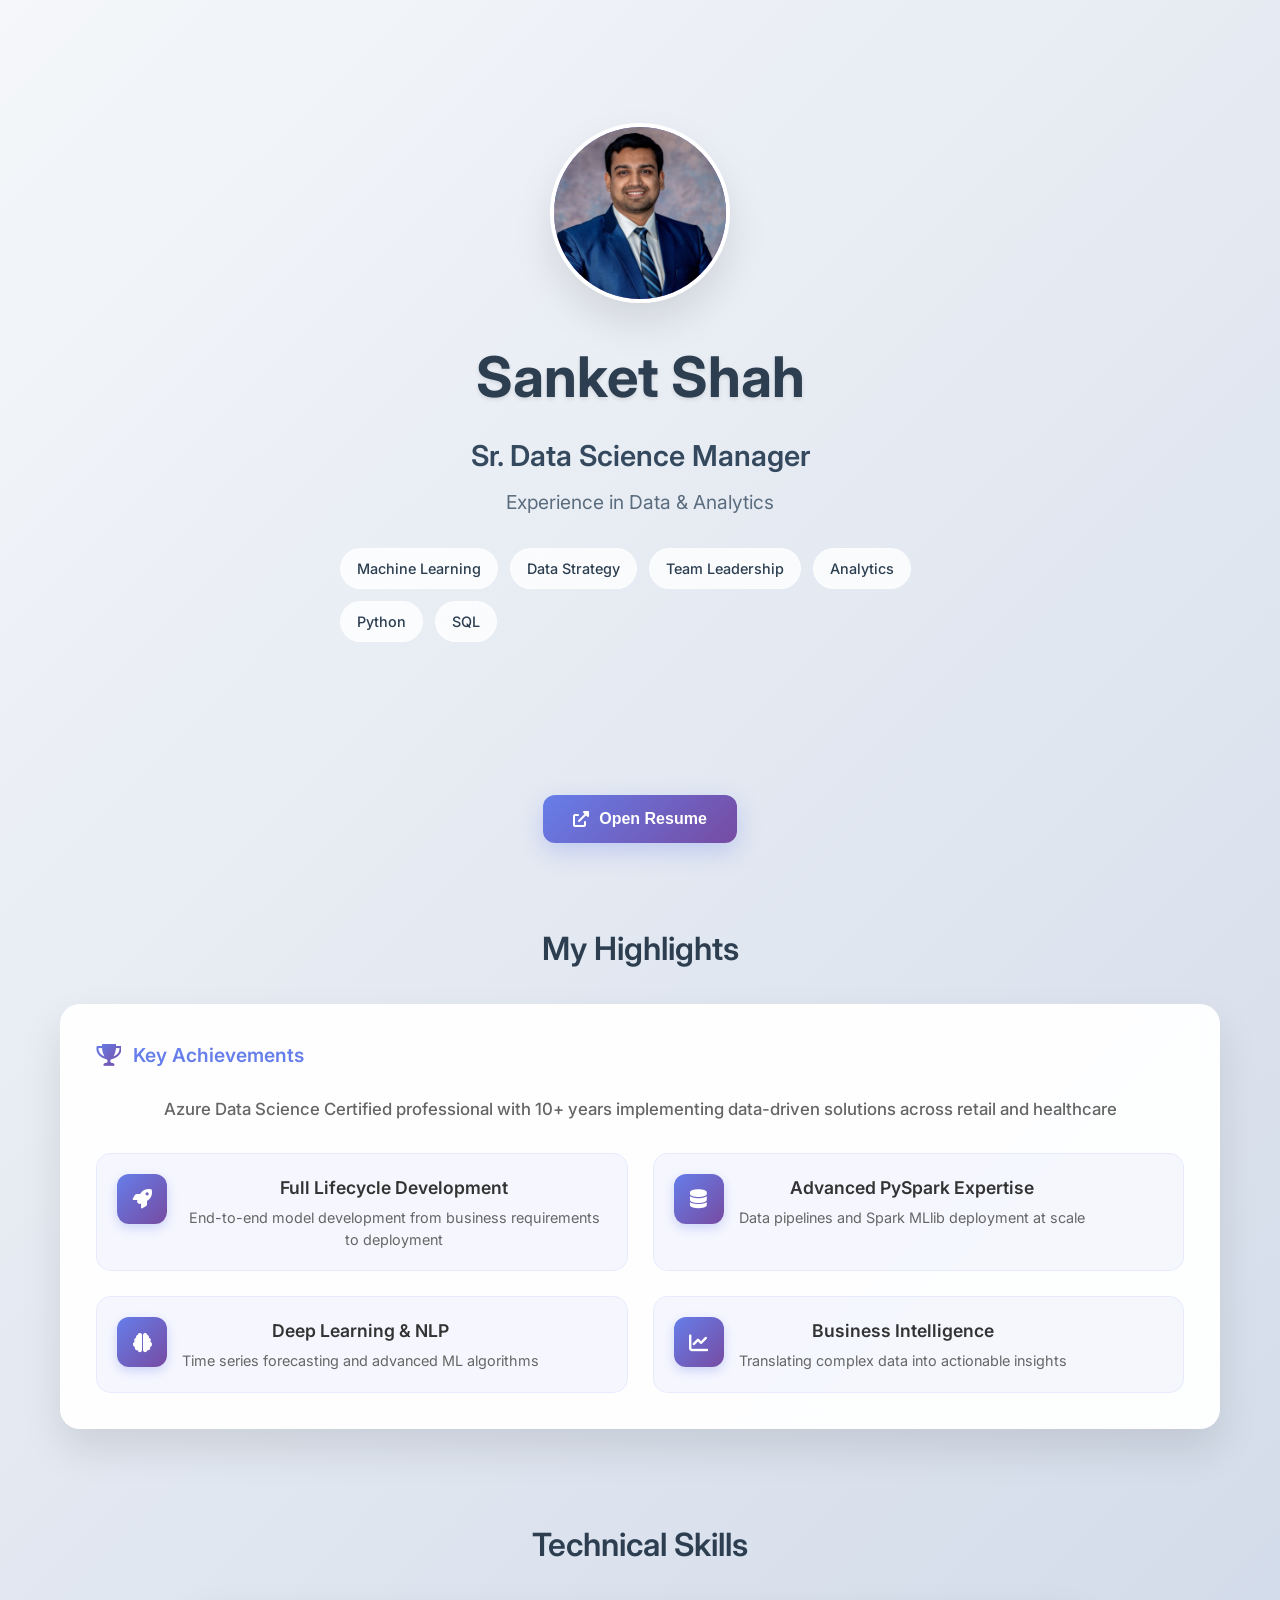
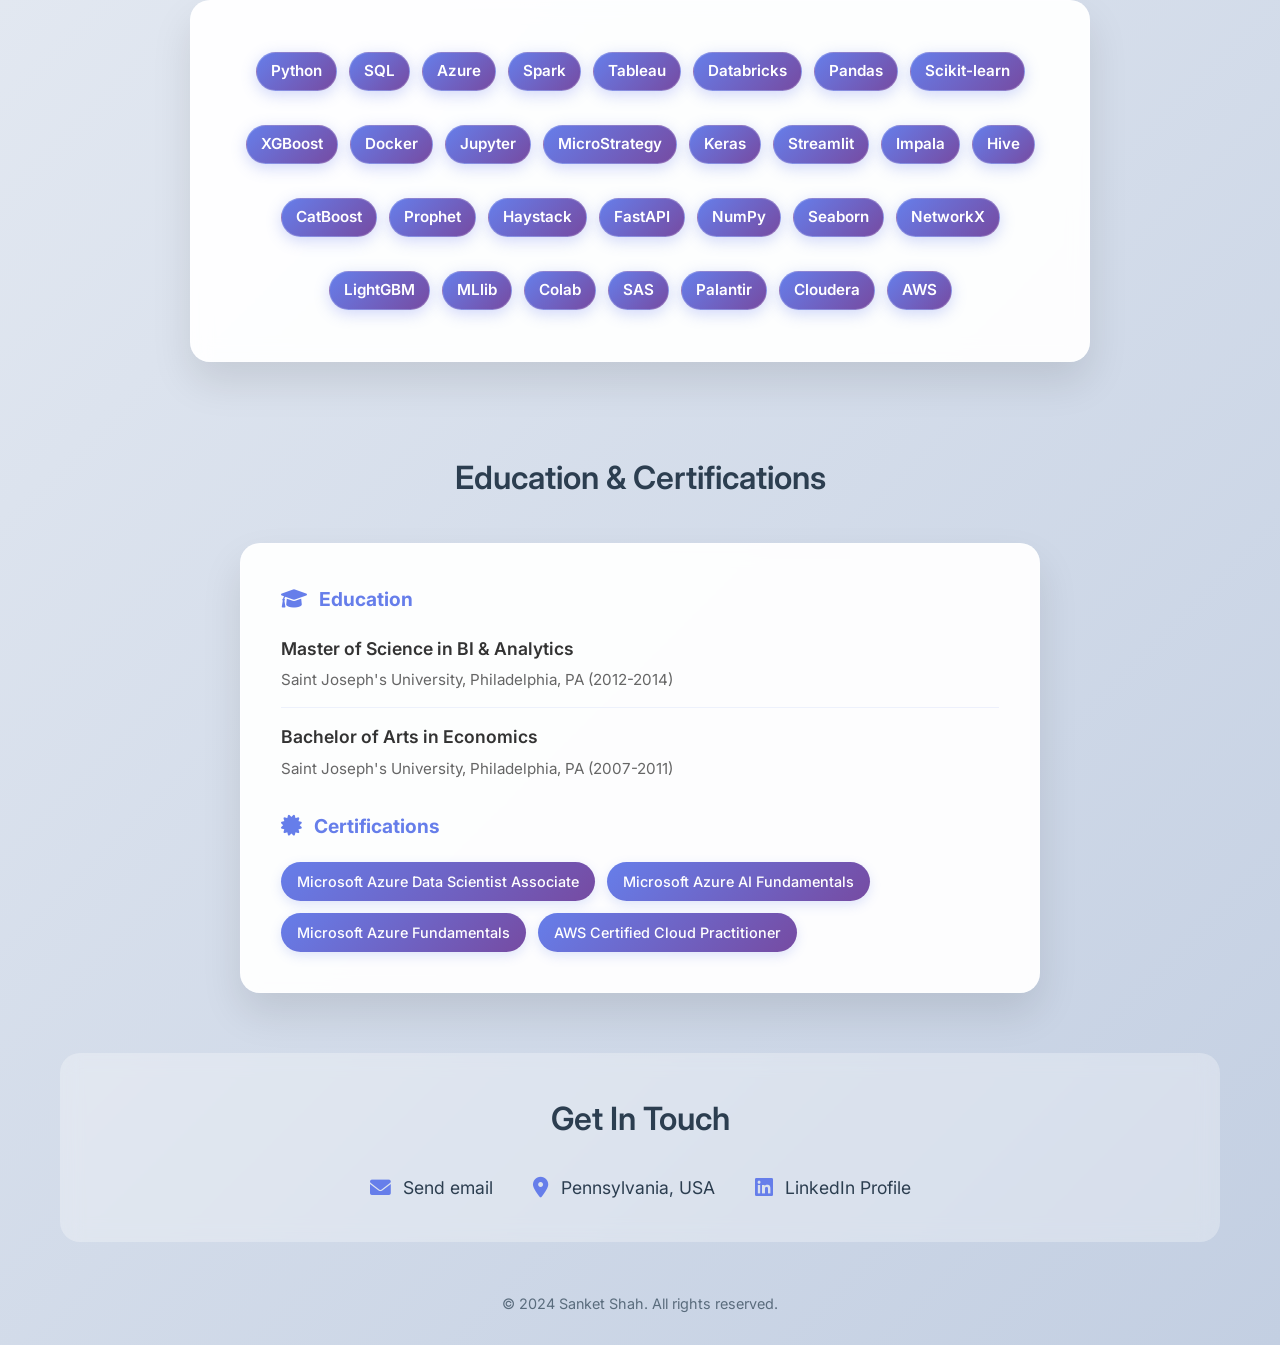
<file: index.html>
<!DOCTYPE html>
<html lang="en">
<head>
    <meta charset="UTF-8">
    <meta name="viewport" content="width=device-width, initial-scale=1.0">
    <title>Sanket Shah - Data Science Manager</title>
    <link rel="stylesheet" href="styles.css">
    <link href="https://fonts.googleapis.com/css2?family=Inter:wght@300;400;500;600;700&display=swap" rel="stylesheet">
    <link rel="stylesheet" href="https://cdnjs.cloudflare.com/ajax/libs/font-awesome/6.0.0/css/all.min.css">
</head>
<body>
    <div class="container">
        <!-- Hero Section -->
        <section class="hero">
            <div class="hero-content">
                <div class="profile-section">
                    <div class="profile-image">
                        <div class="avatar">
                            <img src="image.jpeg" alt="Sanket Shah" class="profile-photo">
                        </div>
                    </div>
                    <div class="profile-info">
                        <h1 class="name">Sanket Shah</h1>
                        <h2 class="title">Sr. Data Science Manager</h2>
                        <p class="subtitle">Experience in Data & Analytics</p>
                        <div class="expertise-tags">
                            <span class="tag">Machine Learning</span>
                            <span class="tag">Data Strategy</span>
                            <span class="tag">Team Leadership</span>
                            <span class="tag">Analytics</span>
                            <span class="tag">Python</span>
                            <span class="tag">SQL</span>
                        </div>
                    </div>
                </div>
                

            </div>
        </section>

        <!-- Open Resume Button Section -->
        <section class="resume-button-section">
            <div class="resume-button-container">
                <button class="btn btn-primary" onclick="openResume()">
                    <i class="fas fa-external-link-alt"></i>
                    Open Resume
                </button>
            </div>
        </section>

        <!-- My Highlights Section -->
        <section class="highlights">
            <div class="highlights-content">
                <h3>My Highlights</h3>
                <div class="highlights-card">
                    <div class="highlights-header">
                        <i class="fas fa-trophy"></i>
                        <span>Key Achievements</span>
                    </div>
                    <div class="highlights-content">
                        <div class="highlight-intro">
                            <p>Azure Data Science Certified professional with 10+ years implementing data-driven solutions across retail and healthcare</p>
                        </div>
                        <div class="highlights-grid">
                            <div class="highlight-item">
                                <div class="highlight-icon">
                                    <i class="fas fa-rocket"></i>
                                </div>
                                <div class="highlight-text">
                                    <h4>Full Lifecycle Development</h4>
                                    <p>End-to-end model development from business requirements to deployment</p>
                                </div>
                            </div>
                            <div class="highlight-item">
                                <div class="highlight-icon">
                                    <i class="fas fa-database"></i>
                                </div>
                                <div class="highlight-text">
                                    <h4>Advanced PySpark Expertise</h4>
                                    <p>Data pipelines and Spark MLlib deployment at scale</p>
                                </div>
                            </div>
                            <div class="highlight-item">
                                <div class="highlight-icon">
                                    <i class="fas fa-brain"></i>
                                </div>
                                <div class="highlight-text">
                                    <h4>Deep Learning & NLP</h4>
                                    <p>Time series forecasting and advanced ML algorithms</p>
                                </div>
                            </div>
                            <div class="highlight-item">
                                <div class="highlight-icon">
                                    <i class="fas fa-chart-line"></i>
                                </div>
                                <div class="highlight-text">
                                    <h4>Business Intelligence</h4>
                                    <p>Translating complex data into actionable insights</p>
                                </div>
                            </div>
                        </div>
                    </div>
                </div>
            </div>
        </section>

        <!-- Technical Skills Section -->
        <section class="technical-skills">
            <div class="skills-content">
                <h3>Technical Skills</h3>

                
                <div class="word-cloud-container">
                    <div class="word-cloud">
                        <span class="skill-word skill-large">Python</span>
                        <span class="skill-word skill-large">SQL</span>
                        <span class="skill-word skill-large">Azure</span>
                        <span class="skill-word skill-large">Spark</span>
                        <span class="skill-word skill-large">Tableau</span>
                        <span class="skill-word skill-large">Databricks</span>
                        <span class="skill-word skill-large">Pandas</span>
                        <span class="skill-word skill-large">Scikit-learn</span>
                        <span class="skill-word skill-large">XGBoost</span>
                        <span class="skill-word skill-large">Docker</span>
                        <span class="skill-word skill-large">Jupyter</span>
                        <span class="skill-word skill-large">MicroStrategy</span>
                        <span class="skill-word skill-large">Keras</span>
                        <span class="skill-word skill-large">Streamlit</span>
                        <span class="skill-word skill-large">Impala</span>
                        <span class="skill-word skill-large">Hive</span>
                        <span class="skill-word skill-large">CatBoost</span>
                        <span class="skill-word skill-large">Prophet</span>
                        <span class="skill-word skill-large">Haystack</span>
                        <span class="skill-word skill-large">FastAPI</span>
                        <span class="skill-word skill-large">NumPy</span>
                        <span class="skill-word skill-large">Seaborn</span>
                        <span class="skill-word skill-large">NetworkX</span>
                        <span class="skill-word skill-large">LightGBM</span>
                        <span class="skill-word skill-large">MLlib</span>
                        <span class="skill-word skill-large">Colab</span>
                        <span class="skill-word skill-large">SAS</span>
                        <span class="skill-word skill-large">Palantir</span>
                        <span class="skill-word skill-large">Cloudera</span>
                        <span class="skill-word skill-large">AWS</span>
                    </div>
                </div>
            </div>
        </section>

        <!-- Education & Certifications Section -->
        <section class="education">
            <div class="education-content">
                <h3>Education & Certifications</h3>
                <div class="education-cert-container">
                    <div class="education-section">
                        <div class="section-header">
                            <i class="fas fa-graduation-cap"></i>
                            <h4>Education</h4>
                        </div>
                        <div class="education-list">
                            <div class="education-item">
                                <h5>Master of Science in BI & Analytics</h5>
                                <p>Saint Joseph's University, Philadelphia, PA (2012-2014)</p>
                            </div>
                            <div class="education-item">
                                <h5>Bachelor of Arts in Economics</h5>
                                <p>Saint Joseph's University, Philadelphia, PA (2007-2011)</p>
                            </div>
                        </div>
                    </div>
                    
                    <div class="certifications-section">
                        <div class="section-header">
                            <i class="fas fa-certificate"></i>
                            <h4>Certifications</h4>
                        </div>
                        <div class="certifications-pills">
                            <span class="cert-pill">Microsoft Azure Data Scientist Associate</span>
                            <span class="cert-pill">Microsoft Azure AI Fundamentals</span>
                            <span class="cert-pill">Microsoft Azure Fundamentals</span>
                            <span class="cert-pill">AWS Certified Cloud Practitioner</span>
                        </div>
                    </div>
                </div>
            </div>
        </section>

        <!-- Contact Section -->
        <section class="contact">
            <div class="contact-content">
                <h3>Get In Touch</h3>
                <div class="contact-info">
                    <div class="contact-item">
                        <i class="fas fa-envelope"></i>
                        <a href="mailto:sanket89@gmail.com" class="contact-link">Send email</a>
                    </div>
                    <div class="contact-item">
                        <i class="fas fa-map-marker-alt"></i>
                        <span>Pennsylvania, USA</span>
                    </div>
                    <div class="contact-item">
                        <i class="fab fa-linkedin"></i>
                        <a href="https://www.linkedin.com/in/sanket-shah-786a7560/" target="_blank" class="contact-link">LinkedIn Profile</a>
                    </div>
                </div>
            </div>
        </section>

        <!-- Footer -->
        <footer class="footer">
            <p>&copy; 2024 Sanket Shah. All rights reserved.</p>
        </footer>
    </div>



    <script src="script.js"></script>
</body>
</html>
</file>
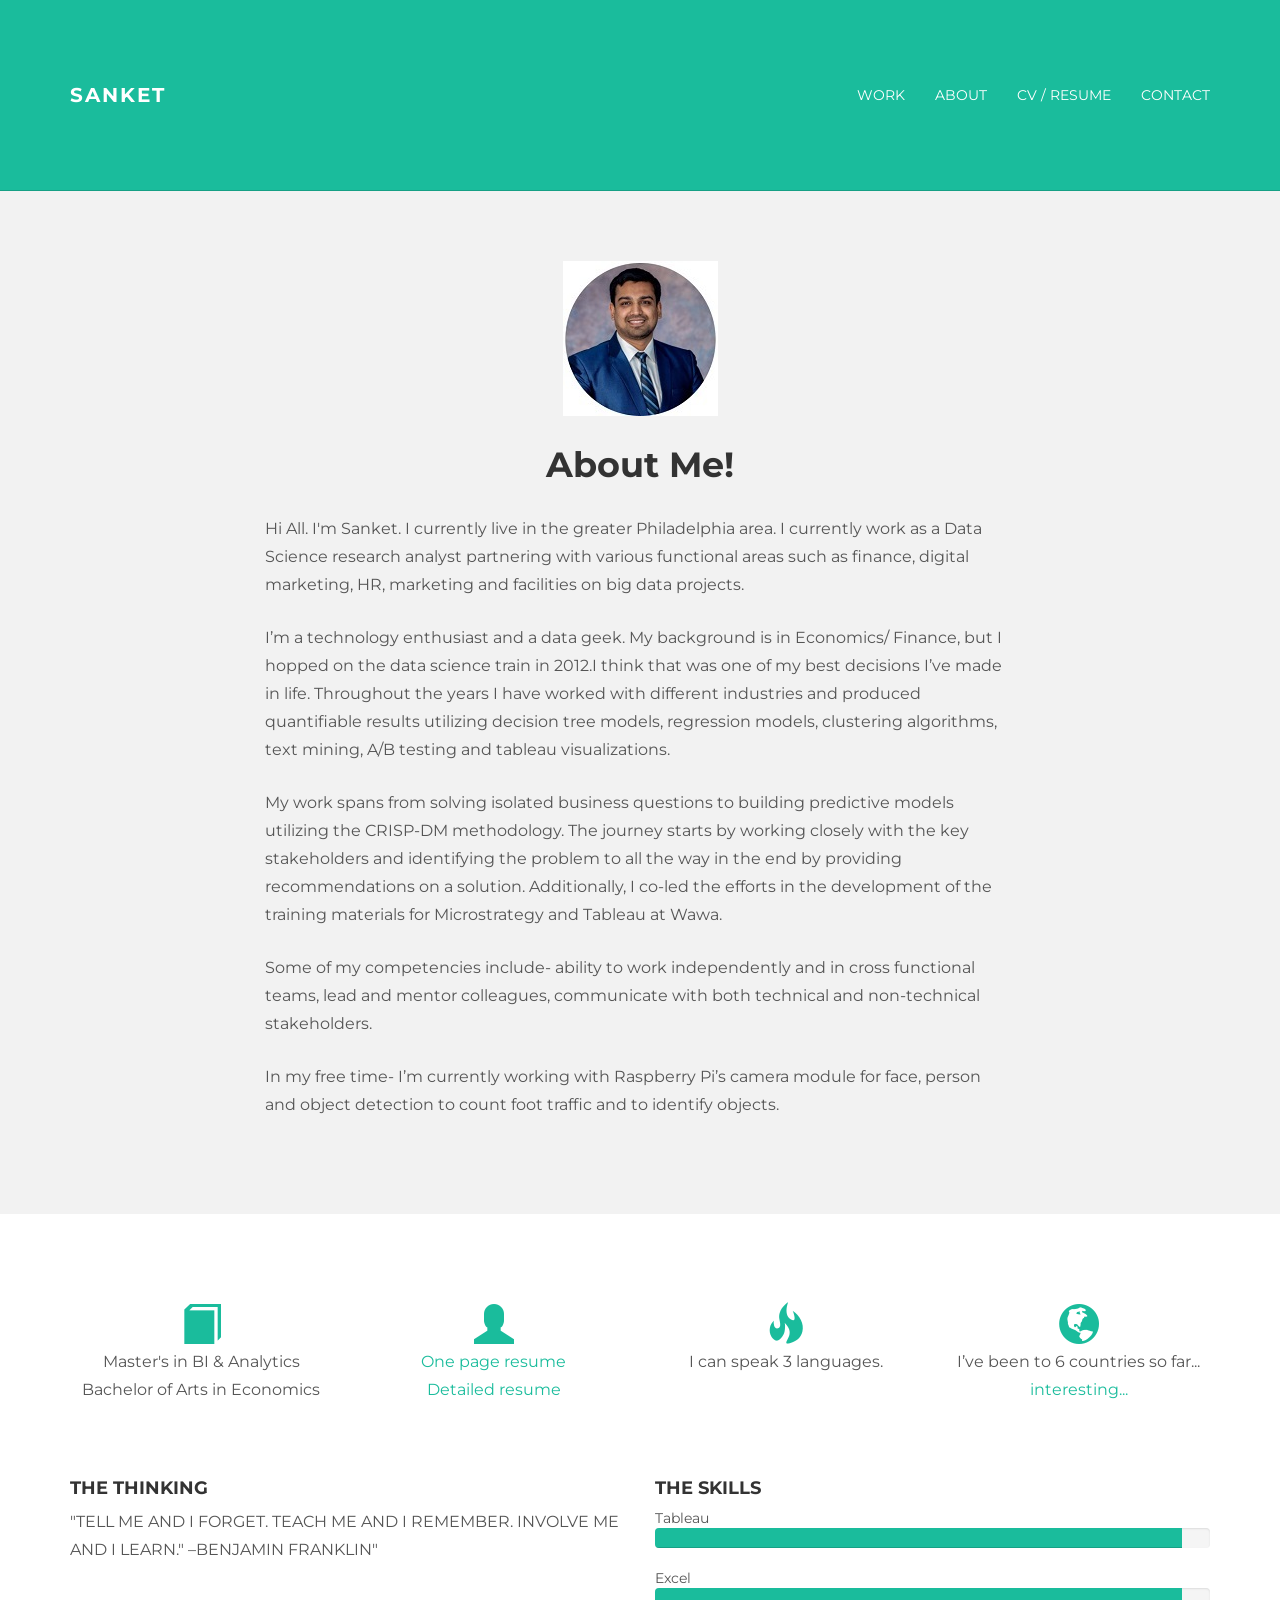
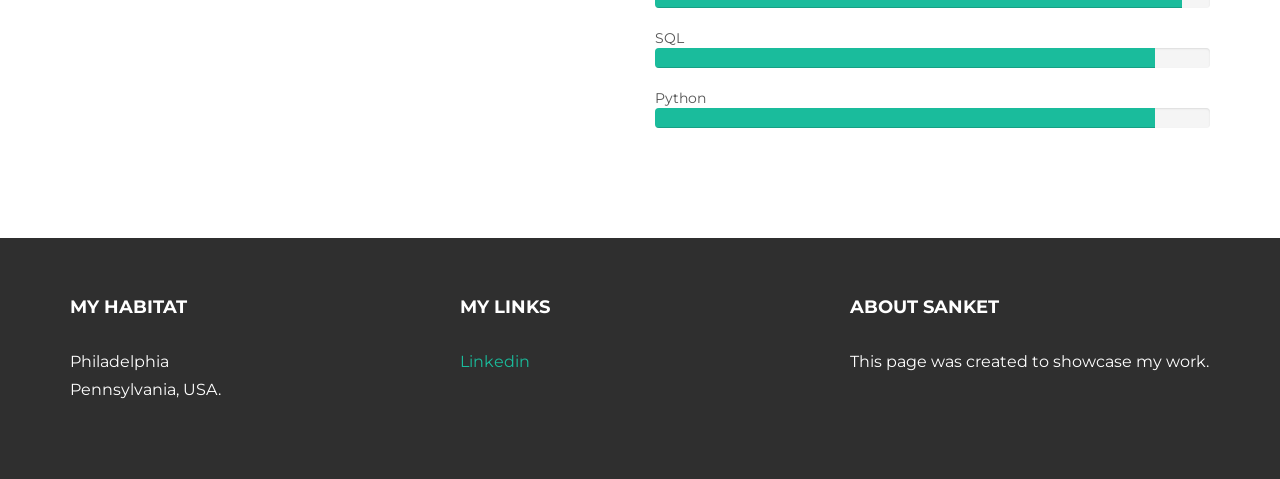
<file: about.html>
<!DOCTYPE html>
<html lang="en">
  <head>
    <meta charset="utf-8">
    <meta http-equiv="X-UA-Compatible" content="IE=edge">
    <meta name="viewport" content="width=device-width, initial-scale=1.0">
    <meta name="description" content="">
    <meta name="author" content="">
    <link rel="shortcut icon" href="../../docs-assets/ico/favicon.png">

    <title>Sanket - Personal Site </title>

    <!-- Bootstrap core CSS -->
    <link href="assets/css/bootstrap.css" rel="stylesheet">


    <!-- Custom styles for this template -->
    <link href="assets/css/main.css" rel="stylesheet">

    <script src="https://code.jquery.com/jquery-1.10.2.min.js"></script>

    <!-- HTML5 shim and Respond.js IE8 support of HTML5 elements and media queries -->
    <!--[if lt IE 9]>
      <script src="https://oss.maxcdn.com/libs/html5shiv/3.7.0/html5shiv.js"></script>
      <script src="https://oss.maxcdn.com/libs/respond.js/1.3.0/respond.min.js"></script>
    <![endif]-->
  </head>

  <body>

    <!-- Static navbar -->
    <div class="navbar navbar-inverse navbar-static-top">
      <div class="container">
        <div class="navbar-header">
          <button type="button" class="navbar-toggle" data-toggle="collapse" data-target=".navbar-collapse">
            <span class="icon-bar"></span>
            <span class="icon-bar"></span>
            <span class="icon-bar"></span>
          </button>
          <a class="navbar-brand" href="index.html">SANKET</a>
        </div>
        <div class="navbar-collapse collapse">
          <ul class="nav navbar-nav navbar-right">
            <li><a href="work.html">Work</a></li>
            <li><a href="about.html">About</a></li>
			<li><a href="assets/cv/SANKET SHAH res_2020.pdf" target="_blank" >CV / Resume</a></li>
<!--             <li><a href="blog.html">Blog</a></li>
 -->            <li><a href="contact.html">Contact</a></li>
          </ul>
        </div><!--/.nav-collapse -->
      </div>
    </div>

	<!-- +++++ Welcome Section +++++ -->
	<div id="ww">
	    <div class="container">
			<div class="row">
				<div class="col-lg-8 col-lg-offset-2 centered">
					<img src="assets/img/sanket.jpg" alt="Sanket">
					<h1>About Me!</h1>
				</div><!-- /col-lg-8 -->
					
				<div class="col-lg-8 col-lg-offset-2 left">
					<p>Hi All. I'm Sanket. I currently live in the greater Philadelphia area. I currently work as a Data Science research analyst partnering with various functional areas such as finance, digital marketing, HR, marketing and facilities on big data projects.</p>
					<p>I’m a technology enthusiast and a data geek. My background is in Economics/ Finance, but I hopped on the data science train in 2012.I think that was one of my best decisions I’ve made in life. Throughout the years I have worked with different industries and produced quantifiable results utilizing decision tree models, regression models, clustering algorithms, text mining, A/B testing and tableau visualizations.</p>
					<p>My work spans from solving isolated business questions to building predictive models utilizing the CRISP-DM methodology. The journey starts by working closely with the key stakeholders and identifying the problem to all the way in the end by providing recommendations on a solution. Additionally, I co-led the efforts in the development of the training materials for Microstrategy and Tableau at Wawa. </p>
					<p>Some of my competencies include- ability to work independently and in cross functional teams, lead and mentor colleagues, communicate with both technical and non-technical stakeholders.</p>
					<p>In my free time- I’m currently working with Raspberry Pi’s camera module for face, person and object detection to count foot traffic and to identify objects.</p>
				
				</div><!-- /col-lg-8 -->
			</div><!-- /row -->
	    </div> <!-- /container -->
	</div><!-- /ww -->
	
	<!-- +++++ Information Section +++++ -->
	
	<div class="container pt">
		<div class="row mt centered">	
			<div class="col-lg-3">
				<span class="glyphicon glyphicon-book"></span>
				<p>Master's in BI & Analytics <br>
				Bachelor of Arts in Economics </br>
				</p>
			</div>
			
			<div class="col-lg-3">
				<span class="glyphicon glyphicon-user"></span>
				<p> <a href="assets/cv/sanket_1_page.pdf" target="_blank" >One page resume</a> 
				<br> <a href="assets/cv/SANKET SHAH res_2020.pdf" target="_blank1" >Detailed resume</a> </br>
				</p>
			</div>

			<div class="col-lg-3">
				<span class="glyphicon glyphicon-fire"></span>
				<p>I can speak 3 languages.</p>
			</div>

			<div class="col-lg-3">
				<span class="glyphicon glyphicon-globe"></span>
				<p>I’ve been to 6 countries so far...
				<br> <a href="https://tabsoft.co/2Zj8KE9" target="_blank" >interesting...</a> </br></p>

			</div>
		</div><!-- /row -->
		
		<div class="row mt">
			<div class="col-lg-6">
				<h4>THE THINKING</h4>
				<p>"TELL ME AND I FORGET. TEACH ME AND I REMEMBER. INVOLVE ME AND I LEARN." –BENJAMIN FRANKLIN"</p>
			</div><!-- /colg-lg-6 -->
			
			<div class="col-lg-6">
				<h4>THE SKILLS</h4>
				Tableau
				<div class="progress">
					<div class="progress-bar progress-bar-theme" role="progressbar" aria-valuenow="95" aria-valuemin="0" aria-valuemax="100" style="width: 95%;">
						<span class="sr-only">95% Complete</span>
					</div>
				</div>
				
				Excel
				<div class="progress">
					<div class="progress-bar progress-bar-theme" role="progressbar" aria-valuenow="95" aria-valuemin="0" aria-valuemax="100" style="width: 95%;">
						<span class="sr-only">95% Complete</span>
					</div>
				</div>

				SQL
				<div class="progress">
					<div class="progress-bar progress-bar-theme" role="progressbar" aria-valuenow="90" aria-valuemin="0" aria-valuemax="100" style="width: 90%;">
						<span class="sr-only">90% Complete</span>
					</div>
				</div>
				
				Python
				<div class="progress">
					<div class="progress-bar progress-bar-theme" role="progressbar" aria-valuenow="90" aria-valuemin="0" aria-valuemax="100" style="width: 90%;">
						<span class="sr-only">90% Complete</span>
					</div>
				</div>

			</div><!-- /col-lg-6 -->
		</div><!-- /row -->
	</div><!-- /container -->
	
	
	<!-- +++++ Footer Section +++++ -->
	
	<div id="footer">
		<div class="container">
			<div class="row">
				<div class="col-lg-4">
					<h4>MY HABITAT</h4>
					<p>
						Philadelphia<br/>
						Pennsylvania, USA.
					</p>
				</div><!-- /col-lg-4 -->
				
				<div class="col-lg-4">
					<h4>My Links</h4>
					<p>
<!-- 						<a href="#">Dribbble</a><br/>
						<a href="#">Twitter</a><br/> -->
						<a href="https://bit.ly/2L8HV0v" target="_blank" >Linkedin</a>
					</p>
				</div><!-- /col-lg-4 -->
				
				<div class="col-lg-4">
					<h4>About SANKET</h4>
					<p>This page was created to showcase my work.</p>
				</div><!-- /col-lg-4 -->
			
			</div>
		
		</div>
	</div>
	  

    <!-- Bootstrap core JavaScript
    ================================================== -->
    <!-- Placed at the end of the document so the pages load faster -->
    <script src="assets/js/bootstrap.min.js"></script>
  </body>
</html>
</file>
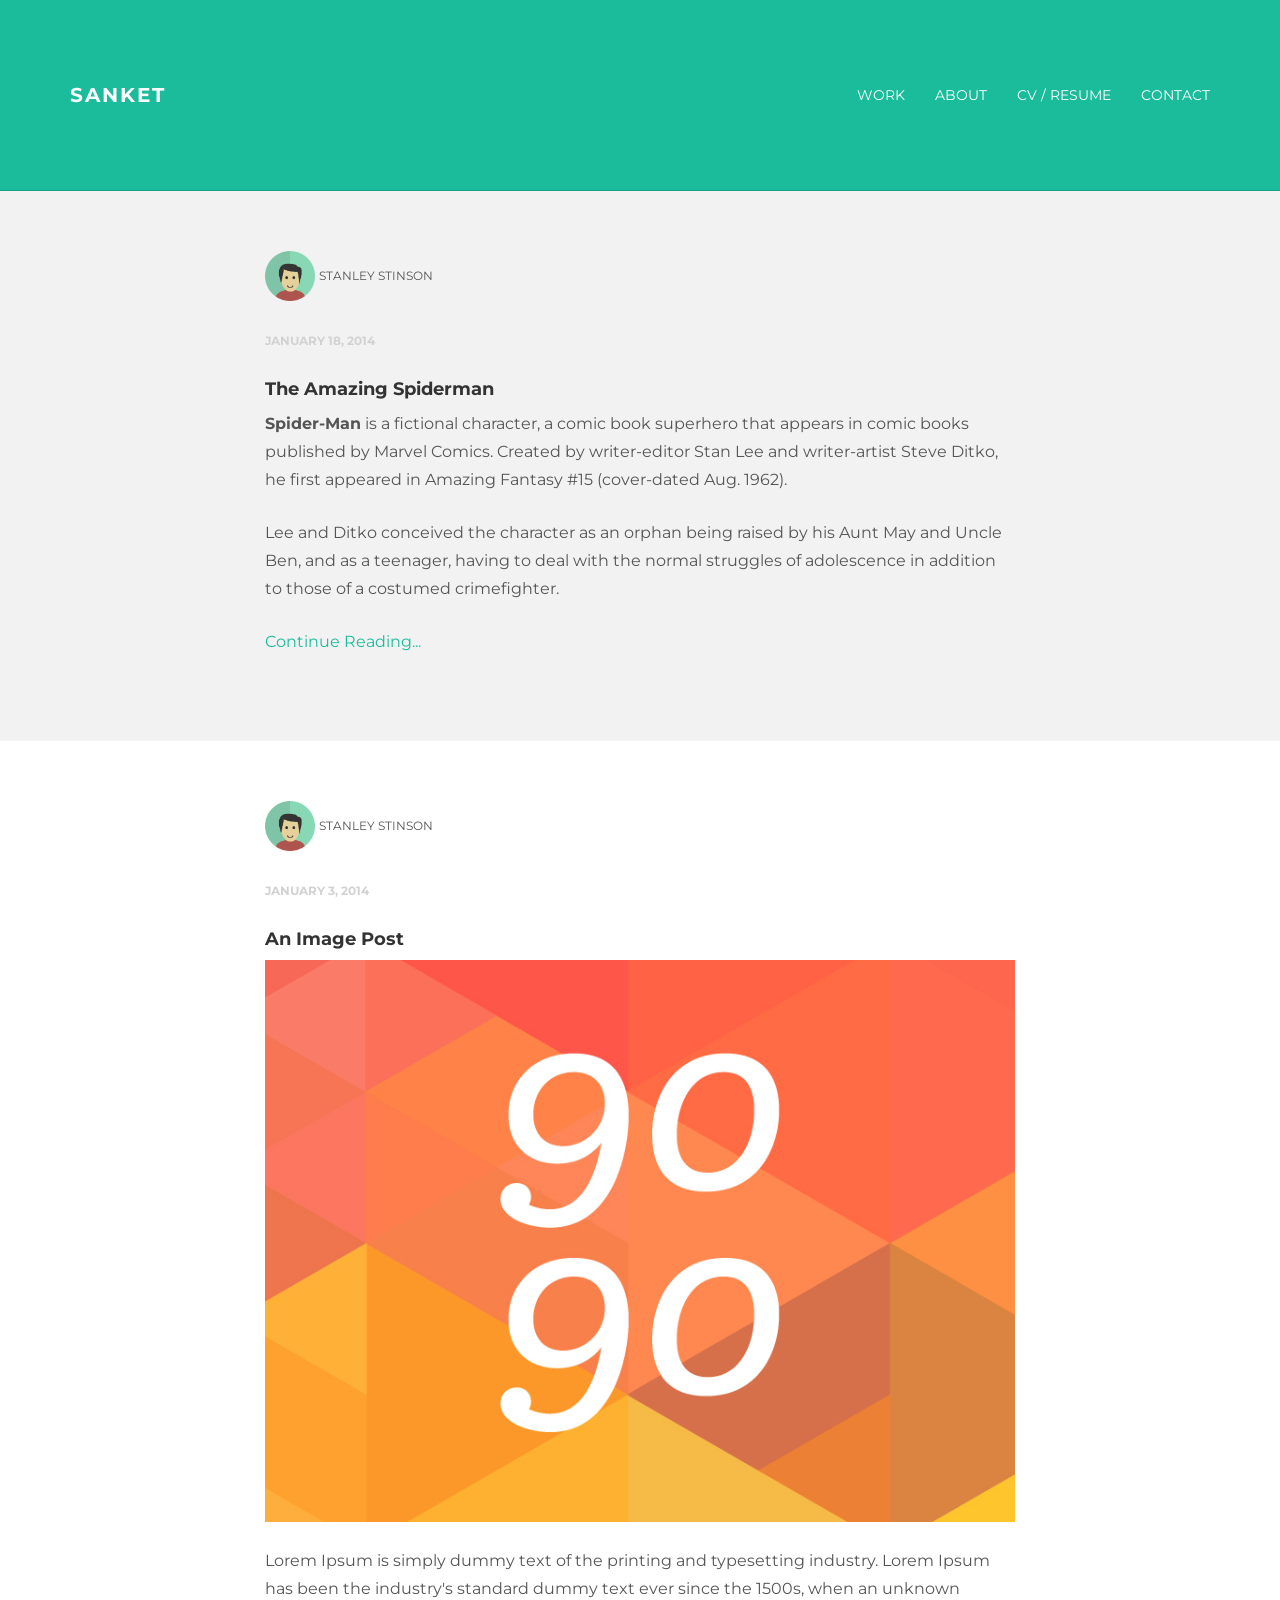
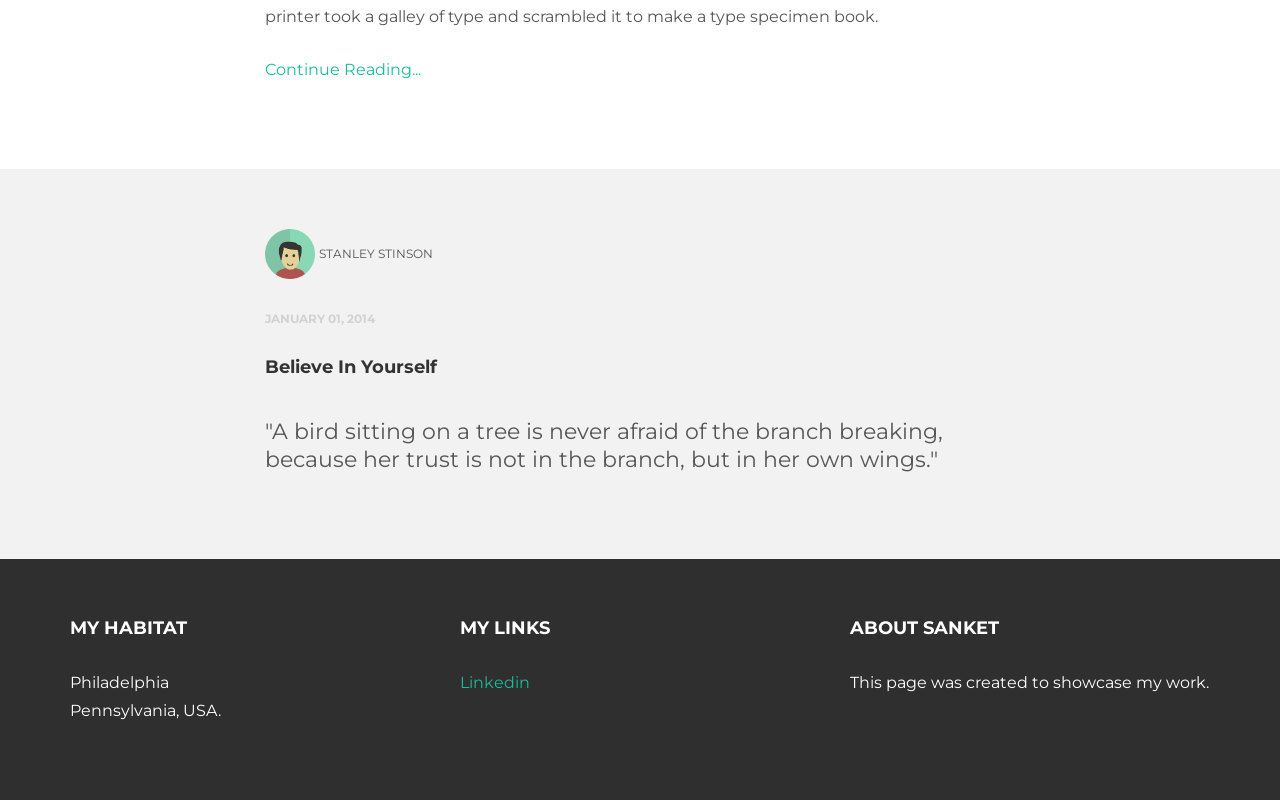
<file: blog.html>
<!DOCTYPE html>
<html lang="en">
  <head>
    <meta charset="utf-8">
    <meta http-equiv="X-UA-Compatible" content="IE=edge">
    <meta name="viewport" content="width=device-width, initial-scale=1.0">
    <meta name="description" content="">
    <meta name="author" content="">
    <link rel="shortcut icon" href="../../docs-assets/ico/favicon.png">

    <title>Sanket - Personal Site </title>

    <!-- Bootstrap core CSS -->
    <link href="assets/css/bootstrap.css" rel="stylesheet">


    <!-- Custom styles for this template -->
    <link href="assets/css/main.css" rel="stylesheet">

    <script src="https://code.jquery.com/jquery-1.10.2.min.js"></script>

    <!-- HTML5 shim and Respond.js IE8 support of HTML5 elements and media queries -->
    <!--[if lt IE 9]>
      <script src="https://oss.maxcdn.com/libs/html5shiv/3.7.0/html5shiv.js"></script>
      <script src="https://oss.maxcdn.com/libs/respond.js/1.3.0/respond.min.js"></script>
    <![endif]-->
  </head>

  <body>

    <!-- Static navbar -->
    <div class="navbar navbar-inverse navbar-static-top">
      <div class="container">
        <div class="navbar-header">
          <button type="button" class="navbar-toggle" data-toggle="collapse" data-target=".navbar-collapse">
            <span class="icon-bar"></span>
            <span class="icon-bar"></span>
            <span class="icon-bar"></span>
          </button>
          <a class="navbar-brand" href="index.html">SANKET</a>
        </div>
        <div class="navbar-collapse collapse">
          <ul class="nav navbar-nav navbar-right">
            <li><a href="work.html">Work</a></li>
            <li><a href="about.html">About</a></li>
			<li><a href="assets/cv/SANKET SHAH res_2020.pdf" target="_blank" >CV / Resume</a></li>
<!--             <li><a href="blog.html">Blog</a></li>
 -->            <li><a href="contact.html">Contact</a></li>
          </ul>
        </div><!--/.nav-collapse -->
      </div>
    </div>

	<!-- +++++ Posts Lists +++++ -->
	<!-- +++++ First Post +++++ -->
	<div id="grey">
	    <div class="container">
			<div class="row">
				<div class="col-lg-8 col-lg-offset-2">
					<p><img src="assets/img/user.png" width="50px" height="50px"> <ba>Stanley Stinson</ba></p>
					<p><bd>January 18, 2014</bd></p>
					<h4>The Amazing Spiderman</h4>
					<p><b>Spider-Man</b> is a fictional character, a comic book superhero that appears in comic books published by Marvel Comics. Created by writer-editor Stan Lee and writer-artist Steve Ditko, he first appeared in Amazing Fantasy #15 (cover-dated Aug. 1962). </p>
					<p>Lee and Ditko conceived the character as an orphan being raised by his Aunt May and Uncle Ben, and as a teenager, having to deal with the normal struggles of adolescence in addition to those of a costumed crimefighter.</p>
					<p><a href="blog01.html">Continue Reading...</a></p>
				</div>

			</div><!-- /row -->
	    </div> <!-- /container -->
	</div><!-- /grey -->
	
	<!-- +++++ Second Post +++++ -->
	<div id="white">
	    <div class="container">
			<div class="row">
				<div class="col-lg-8 col-lg-offset-2">
					<p><img src="assets/img/user.png" width="50px" height="50px"> <ba>Stanley Stinson</ba></p>
					<p><bd>January 3, 2014</bd></p>
					<h4>An Image Post</h4>
					<p><img class="img-responsive" src="assets/img/blog01.jpg" alt=""></p>
					<p>Lorem Ipsum is simply dummy text of the printing and typesetting industry. Lorem Ipsum has been the industry's standard dummy text ever since the 1500s, when an unknown printer took a galley of type and scrambled it to make a type specimen book.</p>
					<p><a href="blog01.html">Continue Reading...</a></p>
				</div>

			</div><!-- /row -->
	    </div> <!-- /container -->
	</div><!-- /white -->
	
	<!-- +++++ Third Post +++++ -->
	<div id="grey">
	    <div class="container">
			<div class="row">
				<div class="col-lg-8 col-lg-offset-2">
					<p><img src="assets/img/user.png" width="50px" height="50px"> <ba>Stanley Stinson</ba></p>
					<p><bd>January 01, 2014</bd></p>
					<h4>Believe In Yourself</h4>
					<p class="bq">"A bird sitting on a tree is never afraid of the branch breaking, because her trust is not in the branch, but in her own wings."</p>
				</div>

			</div><!-- /row -->
	    </div> <!-- /container -->
	</div><!-- /grey -->
	
	
	
	<!-- +++++ Footer Section +++++ -->
	
	<div id="footer">
		<div class="container">
			<div class="row">
				<div class="col-lg-4">
					<h4>MY HABITAT</h4>
					<p>
						Philadelphia<br/>
						Pennsylvania, USA.
					</p>
				</div><!-- /col-lg-4 -->
				
				<div class="col-lg-4">
					<h4>My Links</h4>
					<p>
<!-- 						<a href="#">Dribbble</a><br/>
						<a href="#">Twitter</a><br/> -->
						<a href="https://bit.ly/2L8HV0v" target="_blank" >Linkedin</a>
					</p>
				</div><!-- /col-lg-4 -->
				
				<div class="col-lg-4">
					<h4>About SANKET</h4>
					<p>This page was created to showcase my work.</p>
				</div><!-- /col-lg-4 -->
			
			</div>
		
		</div>
	</div>
	

    <!-- Bootstrap core JavaScript
    ================================================== -->
    <!-- Placed at the end of the document so the pages load faster -->
    <script src="assets/js/bootstrap.min.js"></script>
  </body>
</html>
</file>
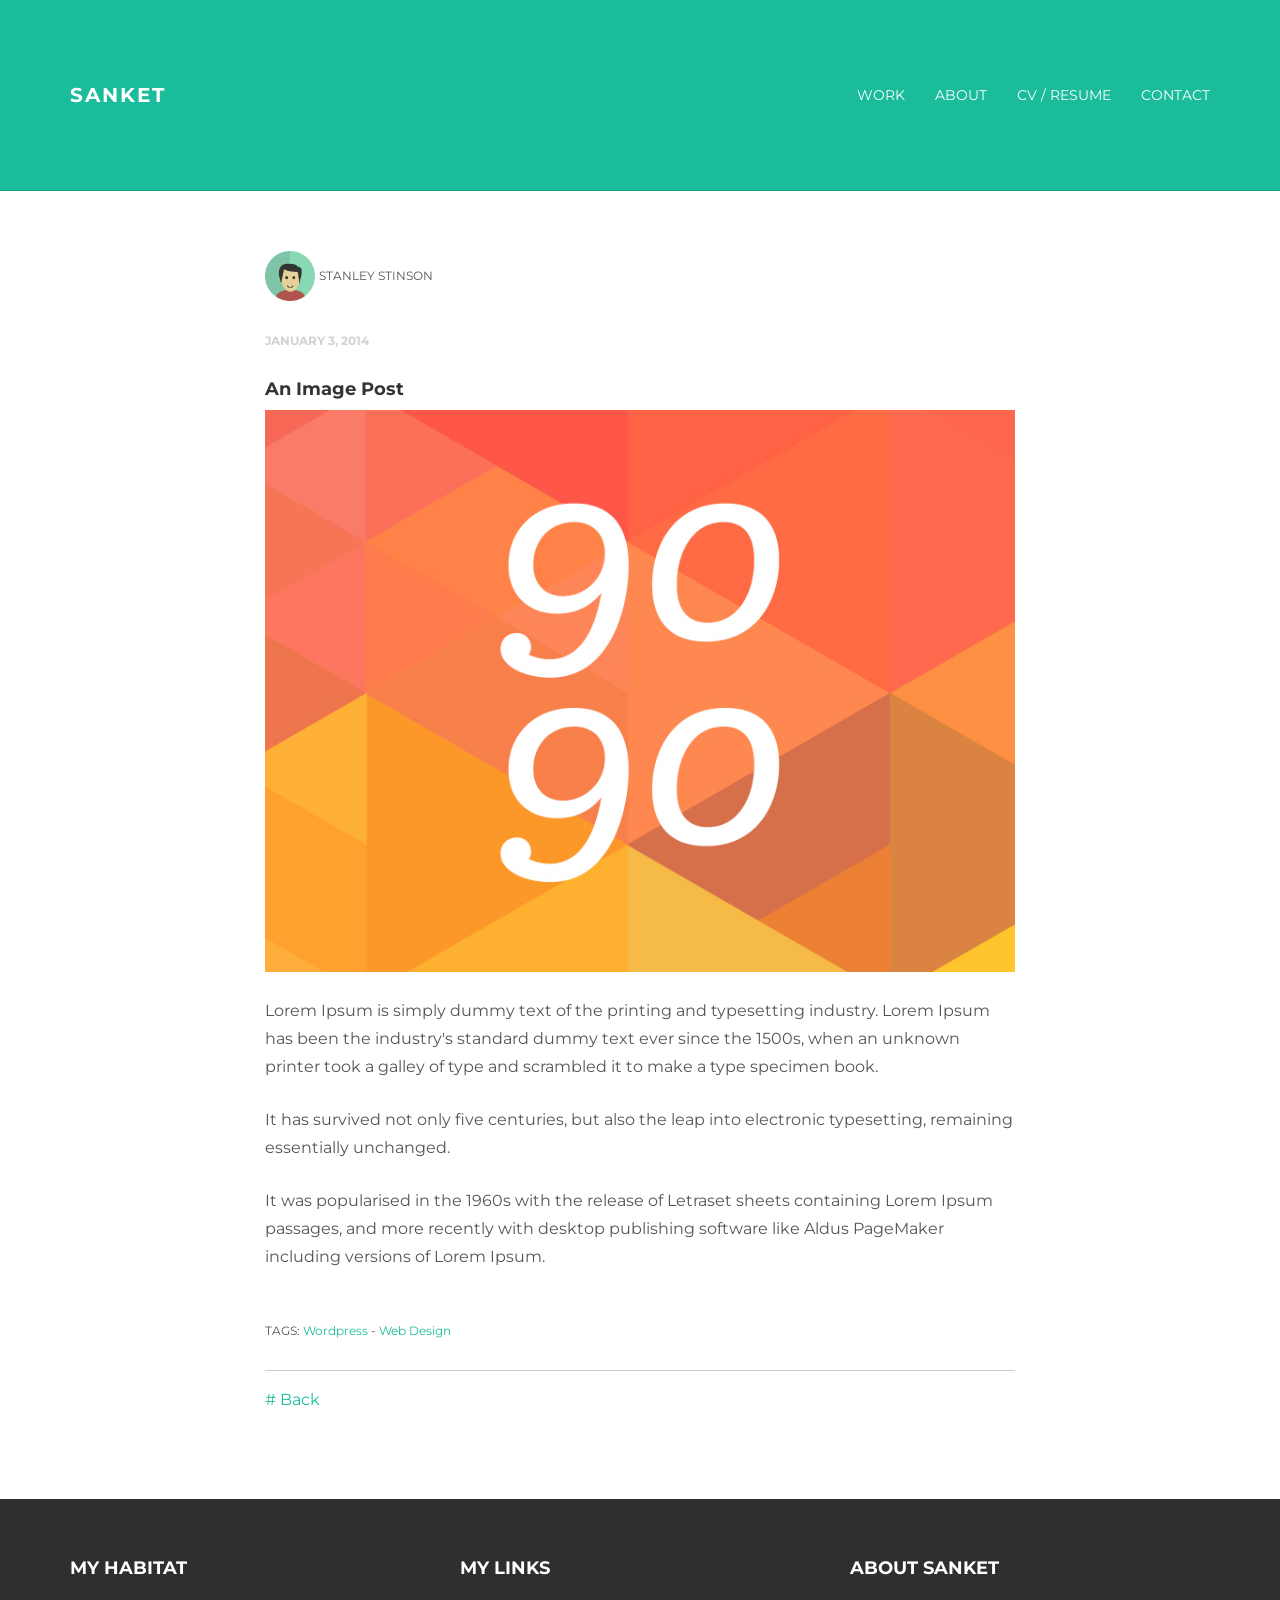
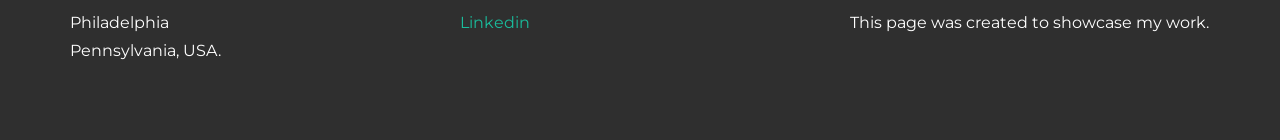
<file: blog01.html>
<!DOCTYPE html>
<html lang="en">
  <head>
    <meta charset="utf-8">
    <meta http-equiv="X-UA-Compatible" content="IE=edge">
    <meta name="viewport" content="width=device-width, initial-scale=1.0">
    <meta name="description" content="">
    <meta name="author" content="">
    <link rel="shortcut icon" href="../../docs-assets/ico/favicon.png">

    <title>Sanket - Personal Site </title>

    <!-- Bootstrap core CSS -->
    <link href="assets/css/bootstrap.css" rel="stylesheet">


    <!-- Custom styles for this template -->
    <link href="assets/css/main.css" rel="stylesheet">

    <script src="https://code.jquery.com/jquery-1.10.2.min.js"></script>

    <!-- HTML5 shim and Respond.js IE8 support of HTML5 elements and media queries -->
    <!--[if lt IE 9]>
      <script src="https://oss.maxcdn.com/libs/html5shiv/3.7.0/html5shiv.js"></script>
      <script src="https://oss.maxcdn.com/libs/respond.js/1.3.0/respond.min.js"></script>
    <![endif]-->
  </head>

  <body>

    <!-- Static navbar -->
    <div class="navbar navbar-inverse navbar-static-top">
      <div class="container">
        <div class="navbar-header">
          <button type="button" class="navbar-toggle" data-toggle="collapse" data-target=".navbar-collapse">
            <span class="icon-bar"></span>
            <span class="icon-bar"></span>
            <span class="icon-bar"></span>
          </button>
          <a class="navbar-brand" href="index.html">SANKET</a>
        </div>
        <div class="navbar-collapse collapse">
          <ul class="nav navbar-nav navbar-right">
            <li><a href="work.html">Work</a></li>
            <li><a href="about.html">About</a></li>
			<li><a href="assets/cv/SANKET SHAH res_2020.pdf" target="_blank" >CV / Resume</a></li>
<!--             <li><a href="blog.html">Blog</a></li>
 -->            <li><a href="contact.html">Contact</a></li>
          </ul>
        </div><!--/.nav-collapse -->
      </div>
    </div>
	
	<!-- +++++ Post +++++ -->
	<div id="white">
	    <div class="container">
			<div class="row">
				<div class="col-lg-8 col-lg-offset-2">
					<p><img src="assets/img/user.png" width="50px" height="50px"> <ba>Stanley Stinson</ba></p>
					<p><bd>January 3, 2014</bd></p>
					<h4>An Image Post</h4>
					<p><img class="img-responsive" src="assets/img/blog01.jpg" alt=""></p>
					<p>Lorem Ipsum is simply dummy text of the printing and typesetting industry. Lorem Ipsum has been the industry's standard dummy text ever since the 1500s, when an unknown printer took a galley of type and scrambled it to make a type specimen book.</p>
					<p>It has survived not only five centuries, but also the leap into electronic typesetting, remaining essentially unchanged.</p>
					<p>It was popularised in the 1960s with the release of Letraset sheets containing Lorem Ipsum passages, and more recently with desktop publishing software like Aldus PageMaker including versions of Lorem Ipsum.</p>
					<br>
					<p><bt>TAGS: <a href="#">Wordpress</a> - <a href="#">Web Design</a></bt></p>
					<hr>
					<p><a href="blog.html"># Back</a></p>
				</div>

			</div><!-- /row -->
	    </div> <!-- /container -->
	</div><!-- /white -->
	
	
	
	
	<!-- +++++ Footer Section +++++ -->
	
	<div id="footer">
		<div class="container">
			<div class="row">
				<div class="col-lg-4">
					<h4>MY HABITAT</h4>
					<p>
						Philadelphia<br/>
						Pennsylvania, USA.
					</p>
				</div><!-- /col-lg-4 -->
				
				<div class="col-lg-4">
					<h4>My Links</h4>
					<p>
<!-- 						<a href="#">Dribbble</a><br/>
						<a href="#">Twitter</a><br/> -->
						<a href="https://bit.ly/2L8HV0v" target="_blank" >Linkedin</a>
					</p>
				</div><!-- /col-lg-4 -->
				
				<div class="col-lg-4">
					<h4>About SANKET</h4>
					<p>This page was created to showcase my work.</p>
				</div><!-- /col-lg-4 -->
			
			</div>
		
		</div>
	</div>
	

    <!-- Bootstrap core JavaScript
    ================================================== -->
    <!-- Placed at the end of the document so the pages load faster -->
    <script src="assets/js/bootstrap.min.js"></script>
  </body>
</html>
</file>
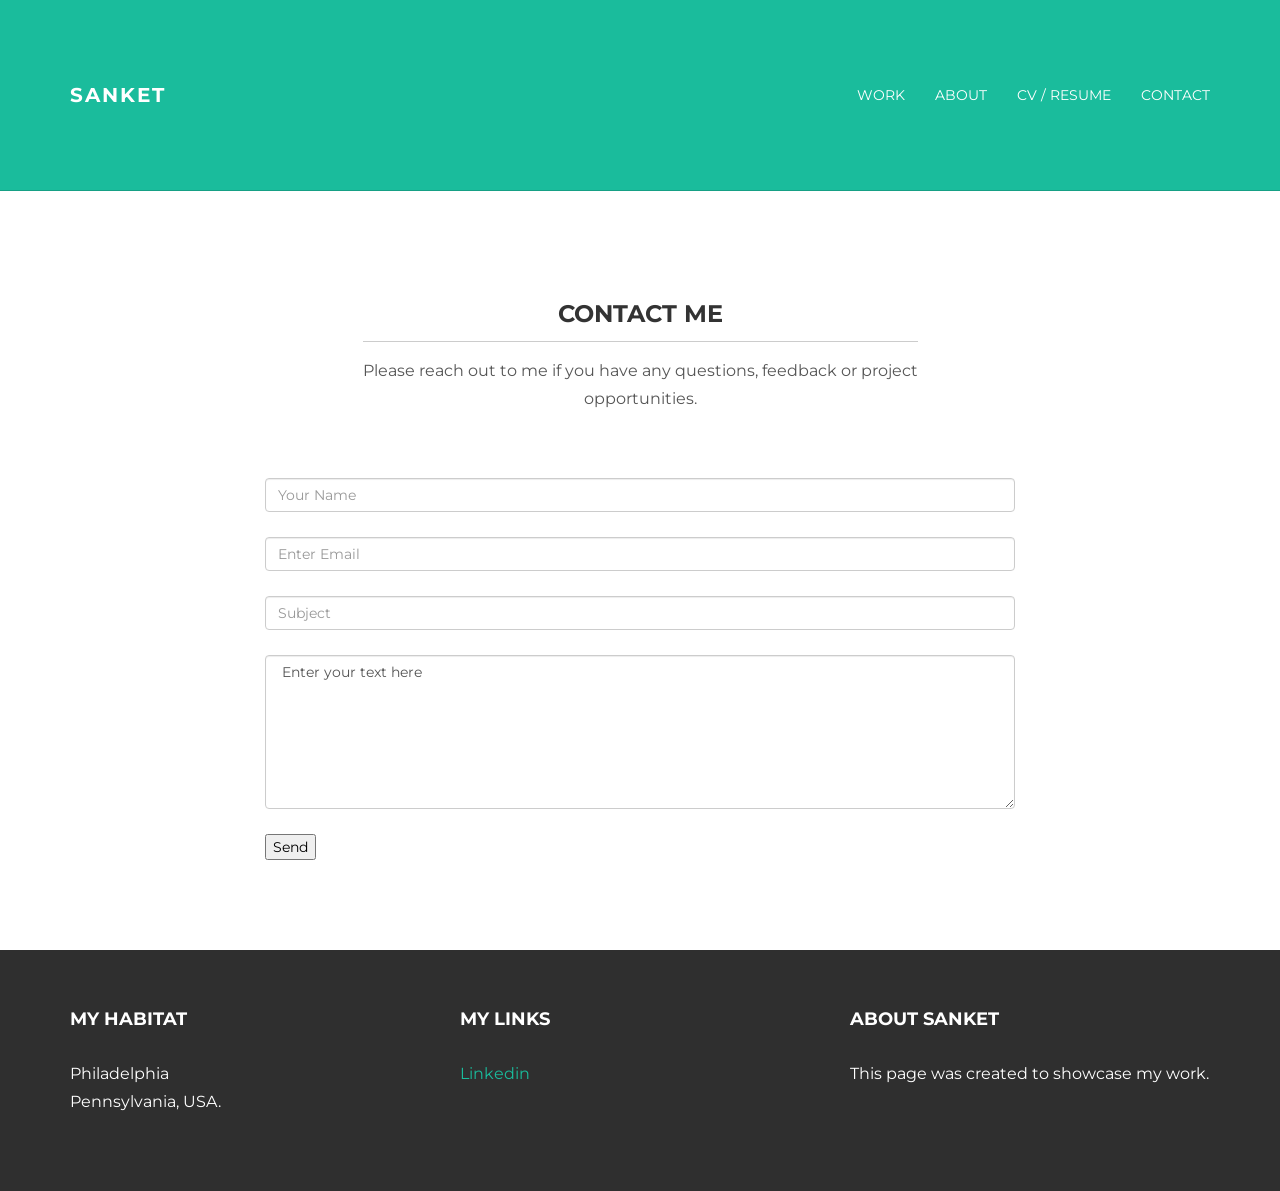
<file: contact.html>
<!DOCTYPE html>
<html lang="en">
  <head>
    <meta charset="utf-8">
    <meta http-equiv="X-UA-Compatible" content="IE=edge">
    <meta name="viewport" content="width=device-width, initial-scale=1.0">
    <meta name="description" content="">
    <meta name="author" content="">
    <link rel="shortcut icon" href="../../docs-assets/ico/favicon.png">
	<link rel="stylesheet" href="https://s.pageclip.co/v1/pageclip.css" media="screen">


    <title>Sanket - Personal Site </title>

    <!-- Bootstrap core CSS -->
    <link href="assets/css/bootstrap.css" rel="stylesheet">


    <!-- Custom styles for this template -->
    <link href="assets/css/main.css" rel="stylesheet">

    <script src="https://code.jquery.com/jquery-1.10.2.min.js"></script>
    <script src="assets/js/hover.zoom.js"></script>
    <script src="assets/js/hover.zoom.conf.js"></script>

    <!-- HTML5 shim and Respond.js IE8 support of HTML5 elements and media queries -->
    <!--[if lt IE 9]>
      <script src="https://oss.maxcdn.com/libs/html5shiv/3.7.0/html5shiv.js"></script>
      <script src="https://oss.maxcdn.com/libs/respond.js/1.3.0/respond.min.js"></script>
    <![endif]-->
	

  </head>

  <body>

    <!-- Static navbar -->
    <div class="navbar navbar-inverse navbar-static-top">
      <div class="container">
        <div class="navbar-header">
          <button type="button" class="navbar-toggle" data-toggle="collapse" data-target=".navbar-collapse">
            <span class="icon-bar"></span>
            <span class="icon-bar"></span>
            <span class="icon-bar"></span>
          </button>
          <a class="navbar-brand" href="index.html">SANKET</a>
        </div>
        <div class="navbar-collapse collapse">
          <ul class="nav navbar-nav navbar-right">
            <li><a href="work.html">Work</a></li>
            <li><a href="about.html">About</a></li>
			<li><a href="assets/cv/SANKET SHAH res_2020.pdf" target="_blank" >CV / Resume</a></li>
<!--             <li><a href="blog.html">Blog</a></li>
 -->            <li><a href="contact.html">Contact</a></li>
          </ul>
        </div><!--/.nav-collapse -->
      </div>
    </div>
	


	<!-- +++++ Contact Section +++++ -->
	
	<div class="container pt">
		<div class="row mt">
			<div class="col-lg-6 col-lg-offset-3 centered">
				<h3>CONTACT ME</h3>
				<hr>
				<p>Please reach out to me if you have any questions, feedback or project opportunities. </p>
			</div>
		</div>
		<div class="row mt">	
			<div class="col-lg-8 col-lg-offset-2">
<!-- 				<form role="form">
 --><!-- 				  <div class="form-group">
 -->			
			<form action="https://send.pageclip.co/EfcwswOVCX7Dx1ao7uAtZkmKfK4WNGJ1/sanket_contact_form" class="pageclip-form" method="post">
				  <!-- Replace these inputs with your own. Make sure they have a "name" attribute! -->

				  <!-- It looks like you are creating a contact form. These email and subject fields are special -->
				  <!-- See https://pageclip.co/docs#special-fields for more info -->
				  <p> <input class="form-control" type="name" name="name" placeholder="Your Name"  required /> </p>
				  <p> <input class="form-control" type="email" name="email" placeholder="Enter Email"  required /> </p>
				  <p> <input class="form-control" type="test" name="subject" placeholder="Subject" required  /> </p>
				  <p><textarea class="form-control" rows="7" name="body" required > Enter your text here </textarea>  </p>

				  <!-- This button will have a loading spinner. Keep the inner span for best results. "button pageclip-form__submit"--> 
				  <button type="submit" class="pageclip-form__submit" >
					<span>Send</span>
				 </button>
				  
			</form>
<!-- 		</div>
 -->	</div><!-- /row -->	
		
	
	</div>
</div><!-- /container -->


<!-- +++++ Contact Section +++++ -->
	
	<!-- +++++ Footer Section +++++ -->
	
	<div id="footer">
		<div class="container">
			<div class="row">
				<div class="col-lg-4">
					<h4>MY HABITAT</h4>
					<p>
						Philadelphia<br/>
						Pennsylvania, USA.
					</p>
				</div><!-- /col-lg-4 -->
				
				<div class="col-lg-4">
					<h4>My Links</h4>
					<p>
<!-- 						<a href="#">Dribbble</a><br/>
						<a href="#">Twitter</a><br/> -->
						<a href="https://bit.ly/2L8HV0v" target="_blank" >Linkedin</a>
					</p>
				</div><!-- /col-lg-4 -->
				
				<div class="col-lg-4">
					<h4>About SANKET</h4>
					<p>This page was created to showcase my work.</p>
				</div><!-- /col-lg-4 -->
			
			</div>
		
		</div>
	</div>
	

    <!-- Bootstrap core JavaScript
    ================================================== -->
    <!-- Placed at the end of the document so the pages load faster -->
    <script src="assets/js/bootstrap.min.js"></script>
	<script src="https://s.pageclip.co/v1/pageclip.js" charset="utf-8"></script>
  </body>
</html>
</file>
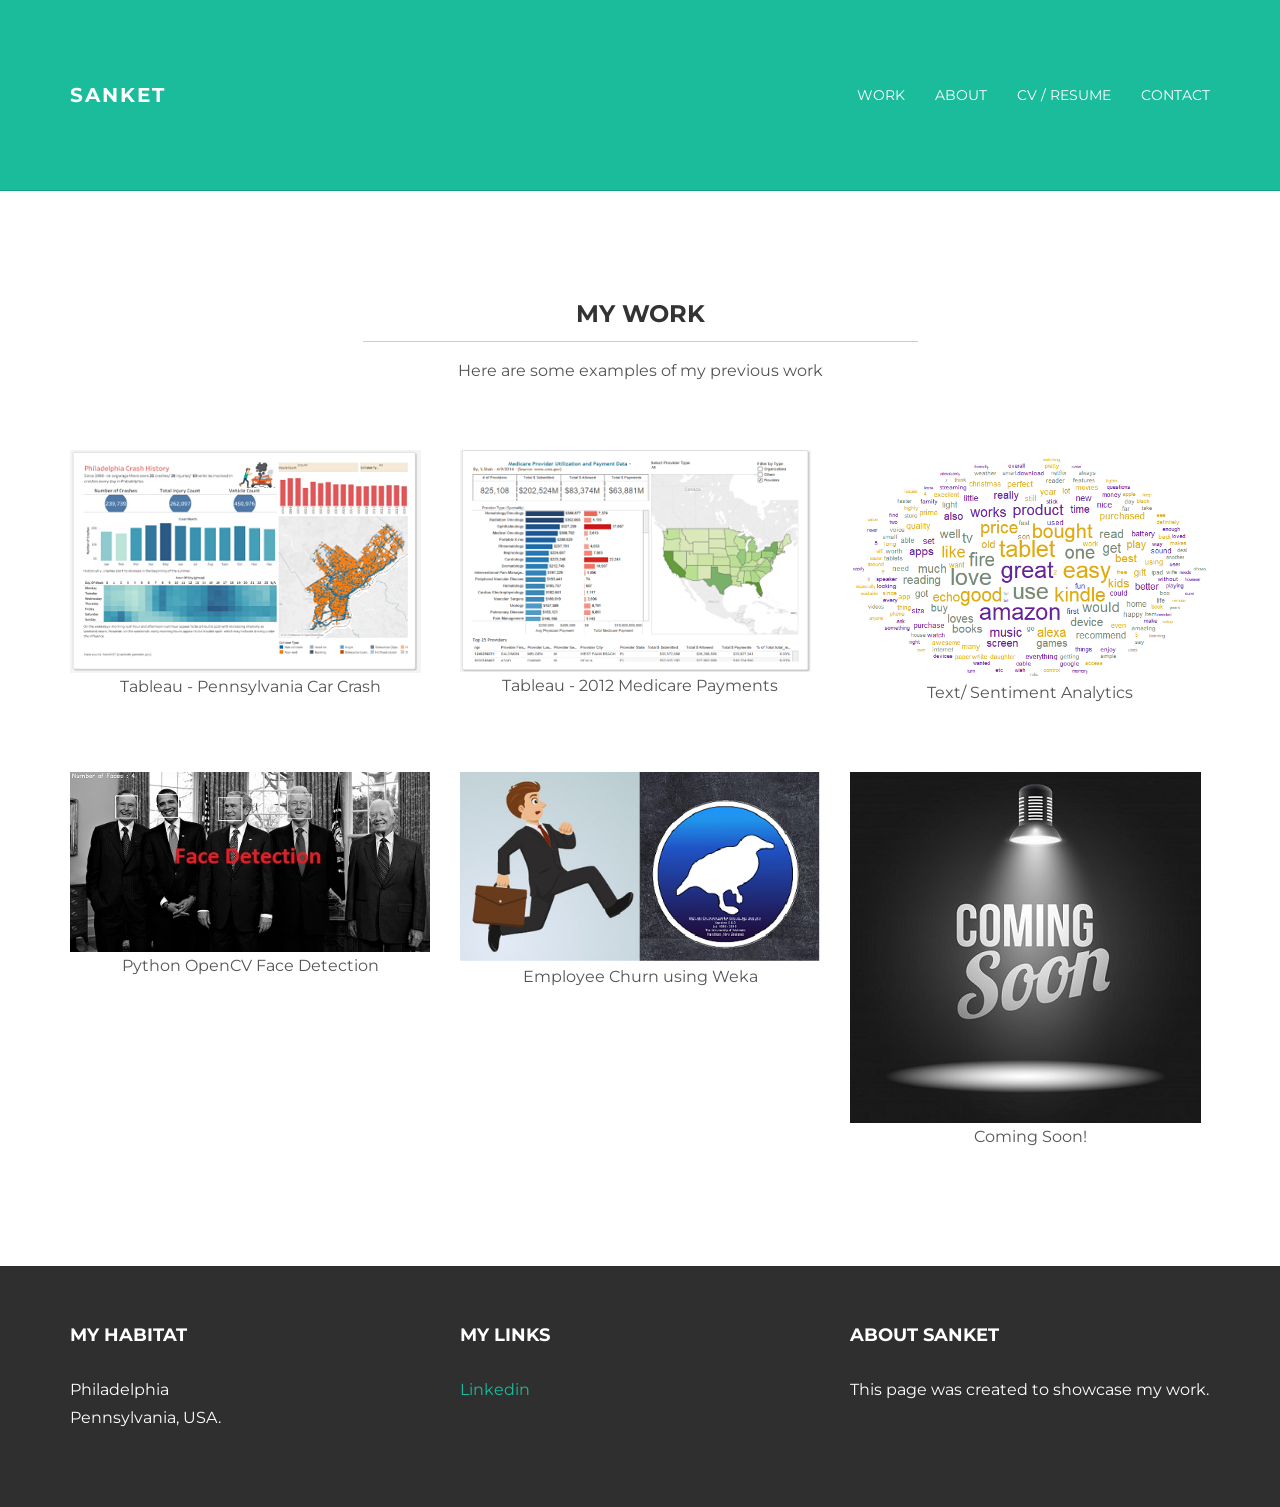
<file: work.html>
<!DOCTYPE html>
<html lang="en">
  <head>
    <meta charset="utf-8">
    <meta http-equiv="X-UA-Compatible" content="IE=edge">
    <meta name="viewport" content="width=device-width, initial-scale=1.0">
    <meta name="description" content="">
    <meta name="author" content="">
    <link rel="shortcut icon" href="../../docs-assets/ico/favicon.png">

    <title>Sanket - Personal Site </title>

    <!-- Bootstrap core CSS -->
    <link href="assets/css/bootstrap.css" rel="stylesheet">


    <!-- Custom styles for this template -->
    <link href="assets/css/main.css" rel="stylesheet">

    <script src="https://code.jquery.com/jquery-1.10.2.min.js"></script>
    <script src="assets/js/hover.zoom.js"></script>
    <script src="assets/js/hover.zoom.conf.js"></script>

    <!-- HTML5 shim and Respond.js IE8 support of HTML5 elements and media queries -->
    <!--[if lt IE 9]>
      <script src="https://oss.maxcdn.com/libs/html5shiv/3.7.0/html5shiv.js"></script>
      <script src="https://oss.maxcdn.com/libs/respond.js/1.3.0/respond.min.js"></script>
    <![endif]-->
  </head>

  <body>

    <!-- Static navbar -->
    <div class="navbar navbar-inverse navbar-static-top">
      <div class="container">
        <div class="navbar-header">
          <button type="button" class="navbar-toggle" data-toggle="collapse" data-target=".navbar-collapse">
            <span class="icon-bar"></span>
            <span class="icon-bar"></span>
            <span class="icon-bar"></span>
          </button>
          <a class="navbar-brand" href="index.html">SANKET</a>
        </div>
        <div class="navbar-collapse collapse">
          <ul class="nav navbar-nav navbar-right">
            <li><a href="work.html">Work</a></li>
            <li><a href="about.html">About</a></li>
			<li><a href="assets/cv/SANKET SHAH res_2020.pdf" target="_blank" >CV / Resume</a></li>
<!--             <li><a href="blog.html">Blog</a></li>
 -->            <li><a href="contact.html">Contact</a></li>
          </ul>
        </div><!--/.nav-collapse -->
      </div>
    </div>
	
	
	<!-- +++++ Projects Section +++++ -->
	
	<div class="container pt">
		<div class="row mt">
			<div class="col-lg-6 col-lg-offset-3 centered">
				<h3>MY WORK</h3>
				<hr>
				<p>Here are some examples of my previous work</p>
			</div>
		</div>
		<div class="row mt centered">	
			<div class="col-lg-4">
				<a class="zoom green" href="work01.html"><img class="img-responsive" src="assets/img/portfolio/Phila_Crash.png" alt="" /></a>
				<p>Tableau - Pennsylvania Car Crash</p>
			</div>
			<div class="col-lg-4">
				<a class="zoom green" href="work02.html"><img class="img-responsive" src="assets/img/portfolio/2012_medicare.png" alt="" /></a>
				<p>Tableau - 2012 Medicare Payments</p>
			</div>
			<div class="col-lg-4">
				<a class="zoom green" href="work03.html"><img class="img-responsive" src="assets/img/work/work_3_output/0_Word_Cloud.png" alt="" /></a>
				<p>Text/ Sentiment Analytics</p>
			</div>
		</div><!-- /row -->
		<div class="row mt centered">	
			<div class="col-lg-4">
				<a class="zoom green" href="work04.html"><img class="img-responsive" src="assets/img/portfolio/small_U_S_presidents.jpg" alt="" /></a>
				<p>Python OpenCV Face Detection</p>
			</div>
			<div class="col-lg-4">
				<a class="zoom green" href="work05.html"><img class="img-responsive" src="assets/img/portfolio/Employee_churn.png" alt="" /></a>
				<p>Employee Churn using Weka</p>
			</div>
			<div class="col-lg-4">
				<a class="zoom green" href="work06.html"><img class="img-responsive" src="assets/img/portfolio/coming_soon.jpg" alt="" /></a>
				<p>Coming Soon!</p>
			</div>
		</div><!-- /row -->
	</div><!-- /container -->
	

	
	<!-- +++++ Footer Section +++++ -->
	
	<div id="footer">
		<div class="container">
			<div class="row">
				<div class="col-lg-4">
					<h4>MY HABITAT</h4>
					<p>
						Philadelphia<br/>
						Pennsylvania, USA.
					</p>
				</div><!-- /col-lg-4 -->
				
				<div class="col-lg-4">
					<h4>My Links</h4>
					<p>
<!-- 						<a href="#">Dribbble</a><br/>
						<a href="#">Twitter</a><br/> -->
						<a href="https://bit.ly/2L8HV0v" target="_blank" >Linkedin</a>
					</p>
				</div><!-- /col-lg-4 -->
				
				<div class="col-lg-4">
					<h4>About SANKET</h4>
					<p>This page was created to showcase my work.</p>
				</div><!-- /col-lg-4 -->
			
			</div>
		
		</div>
	</div>
	

    <!-- Bootstrap core JavaScript
    ================================================== -->
    <!-- Placed at the end of the document so the pages load faster -->
    <script src="assets/js/bootstrap.min.js"></script>
  </body>
</html>
</file>
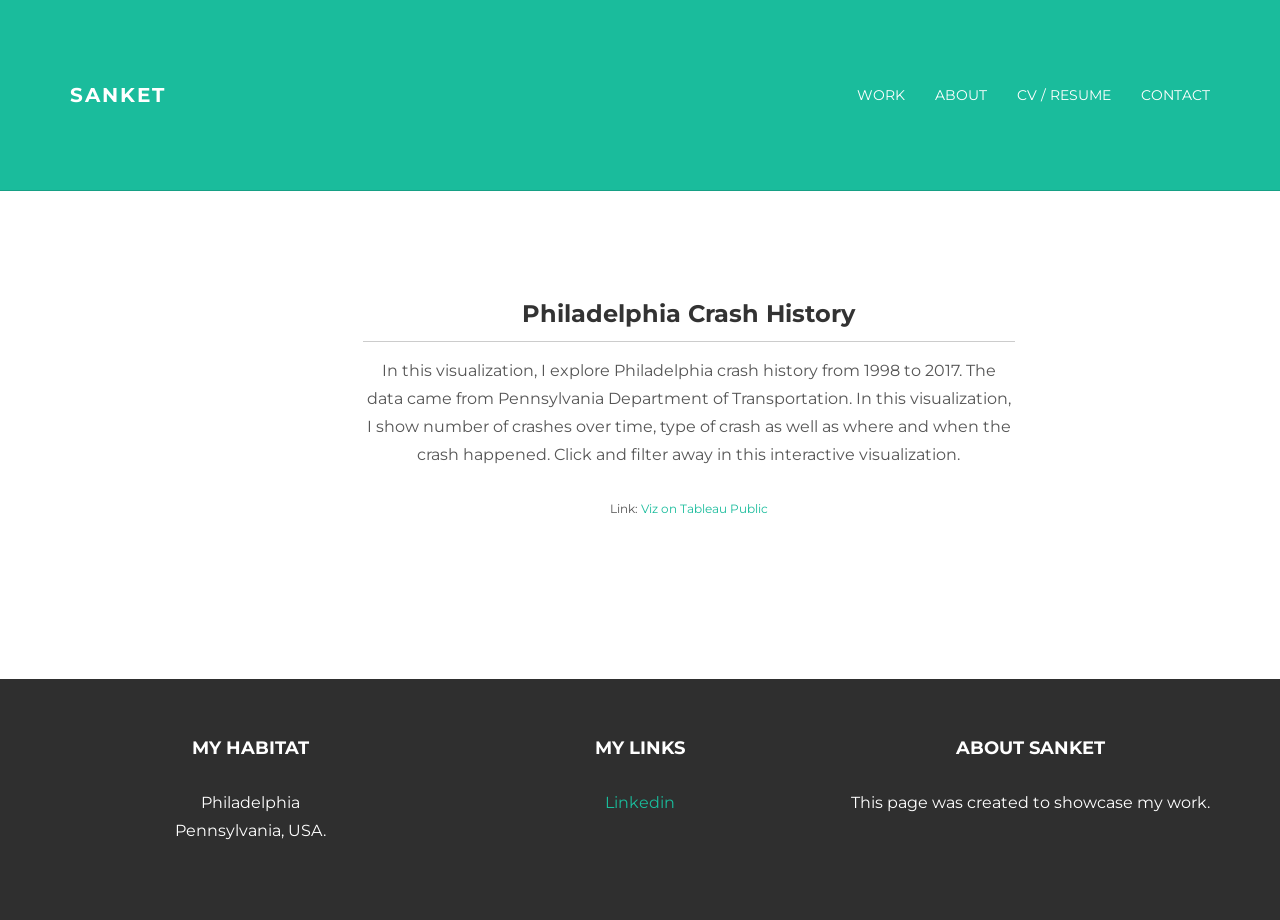
<file: work01.html>
<!DOCTYPE html>
<html lang="en">
  <head>
    <meta charset="utf-8">
    <meta http-equiv="X-UA-Compatible" content="IE=edge">
    <meta name="viewport" content="width=device-width, initial-scale=1.0">
    <meta name="description" content="">
    <meta name="author" content="">
    <link rel="shortcut icon" href="../../docs-assets/ico/favicon.png">

    <title>Sanket - Personal Site </title>

    <!-- Bootstrap core CSS -->
    <link href="assets/css/bootstrap.css" rel="stylesheet">


    <!-- Custom styles for this template -->
    <link href="assets/css/main.css" rel="stylesheet">

    <script src="https://code.jquery.com/jquery-1.10.2.min.js"></script>
    <script src="assets/js/hover.zoom.js"></script>
    <script src="assets/js/hover.zoom.conf.js"></script>

    <!-- HTML5 shim and Respond.js IE8 support of HTML5 elements and media queries -->
    <!--[if lt IE 9]>
      <script src="https://oss.maxcdn.com/libs/html5shiv/3.7.0/html5shiv.js"></script>
      <script src="https://oss.maxcdn.com/libs/respond.js/1.3.0/respond.min.js"></script>
    <![endif]-->
  </head>

  <body>

    <!-- Static navbar -->
    <div class="navbar navbar-inverse navbar-static-top">
      <div class="container">
        <div class="navbar-header">
          <button type="button" class="navbar-toggle" data-toggle="collapse" data-target=".navbar-collapse">
            <span class="icon-bar"></span>
            <span class="icon-bar"></span>
            <span class="icon-bar"></span>
          </button>
          <a class="navbar-brand" href="index.html">SANKET</a>
        </div>
        <div class="navbar-collapse collapse">
          <ul class="nav navbar-nav navbar-right">
            <li><a href="work.html">Work</a></li>
            <li><a href="about.html">About</a></li>
			<li><a href="assets/cv/SANKET SHAH res_2020.pdf" target="_blank" >CV / Resume</a></li>
<!--             <li><a href="blog.html">Blog</a></li>
 -->            <li><a href="contact.html">Contact</a></li>
          </ul>
        </div><!--/.nav-collapse -->
      </div>
    </div>
	
	
	<!-- +++++ Projects Section +++++ -->
	
	<div class="container pt">
		<div class="row mt">
			<div class="col-lg-7 col-lg-offset-3 centered">
				<h3>Philadelphia Crash History</h3>
				<hr>
				<p>In this visualization, I explore Philadelphia crash history from 1998 to 2017. The data came from Pennsylvania Department of Transportation. In this visualization, I show number of crashes over time, type of crash as well as where and when the crash happened. Click and filter away in this interactive visualization.</p>
				<p><bt>Link: <a href="https://public.tableau.com/views/PhiladelphiaCrashHistory/PhilaCrash?:embed=y&:display_count=yes&:origin=viz_share_link" title="Go to Tableau Public">Viz on Tableau Public</a></bt><p>
			</div>
		</div>
		<div class="row mt centered">	
			<div class="col-lg-7 col-lg-offset-0">

		</div>
		</div><!-- /row -->
	</div><!-- /container -->
	
<center>	<div class='tableauPlaceholder' id='viz1565831421507' style='position: relative'><noscript><a href='#'><img alt=' ' src='https:&#47;&#47;public.tableau.com&#47;static&#47;images&#47;Ph&#47;PhiladelphiaCrashHistory&#47;PhilaCrash&#47;1_rss.png' style='border: none' /></a></noscript><object class='tableauViz'  style='display:none;'><param name='host_url' value='https%3A%2F%2Fpublic.tableau.com%2F' /> <param name='embed_code_version' value='3' /> <param name='site_root' value='' /><param name='name' value='PhiladelphiaCrashHistory&#47;PhilaCrash' /><param name='tabs' value='no' /><param name='toolbar' value='yes' /><param name='static_image' value='https:&#47;&#47;public.tableau.com&#47;static&#47;images&#47;Ph&#47;PhiladelphiaCrashHistory&#47;PhilaCrash&#47;1.png' /> <param name='animate_transition' value='yes' /><param name='display_static_image' value='yes' /><param name='display_spinner' value='yes' /><param name='display_overlay' value='yes' /><param name='display_count' value='yes' /></object></div>                <script type='text/javascript'>                    var divElement = document.getElementById('viz1565831421507');                    var vizElement = divElement.getElementsByTagName('object')[0];                    if ( divElement.offsetWidth > 800 ) { vizElement.style.width='1400px';vizElement.style.height='827px';} else if ( divElement.offsetWidth > 500 ) { vizElement.style.width='1400px';vizElement.style.height='827px';} else { vizElement.style.width='100%';vizElement.style.height='1477px';}                     var scriptElement = document.createElement('script');                    scriptElement.src = 'https://public.tableau.com/javascripts/api/viz_v1.js';                    vizElement.parentNode.insertBefore(scriptElement, vizElement);                </script> 

	
	<!-- +++++ Footer Section +++++ -->
	
	<div id="footer">
		<div class="container">
			<div class="row">
				<div class="col-lg-4">
					<h4>MY HABITAT</h4>
					<p>
						Philadelphia<br/>
						Pennsylvania, USA.
					</p>
				</div><!-- /col-lg-4 -->
				
				<div class="col-lg-4">
					<h4>My Links</h4>
					<p>
<!-- 						<a href="#">Dribbble</a><br/>
						<a href="#">Twitter</a><br/> -->
						<a href="https://bit.ly/2L8HV0v" target="_blank" >Linkedin</a>
					</p>
				</div><!-- /col-lg-4 -->
				
				<div class="col-lg-4">
					<h4>About SANKET</h4>
					<p>This page was created to showcase my work.</p>
				</div><!-- /col-lg-4 -->
			
			</div>
		
		</div>
	</div>
	

    <!-- Bootstrap core JavaScript
    ================================================== -->
    <!-- Placed at the end of the document so the pages load faster -->
    <script src="assets/js/bootstrap.min.js"></script>
  </body>
</html>
</file>
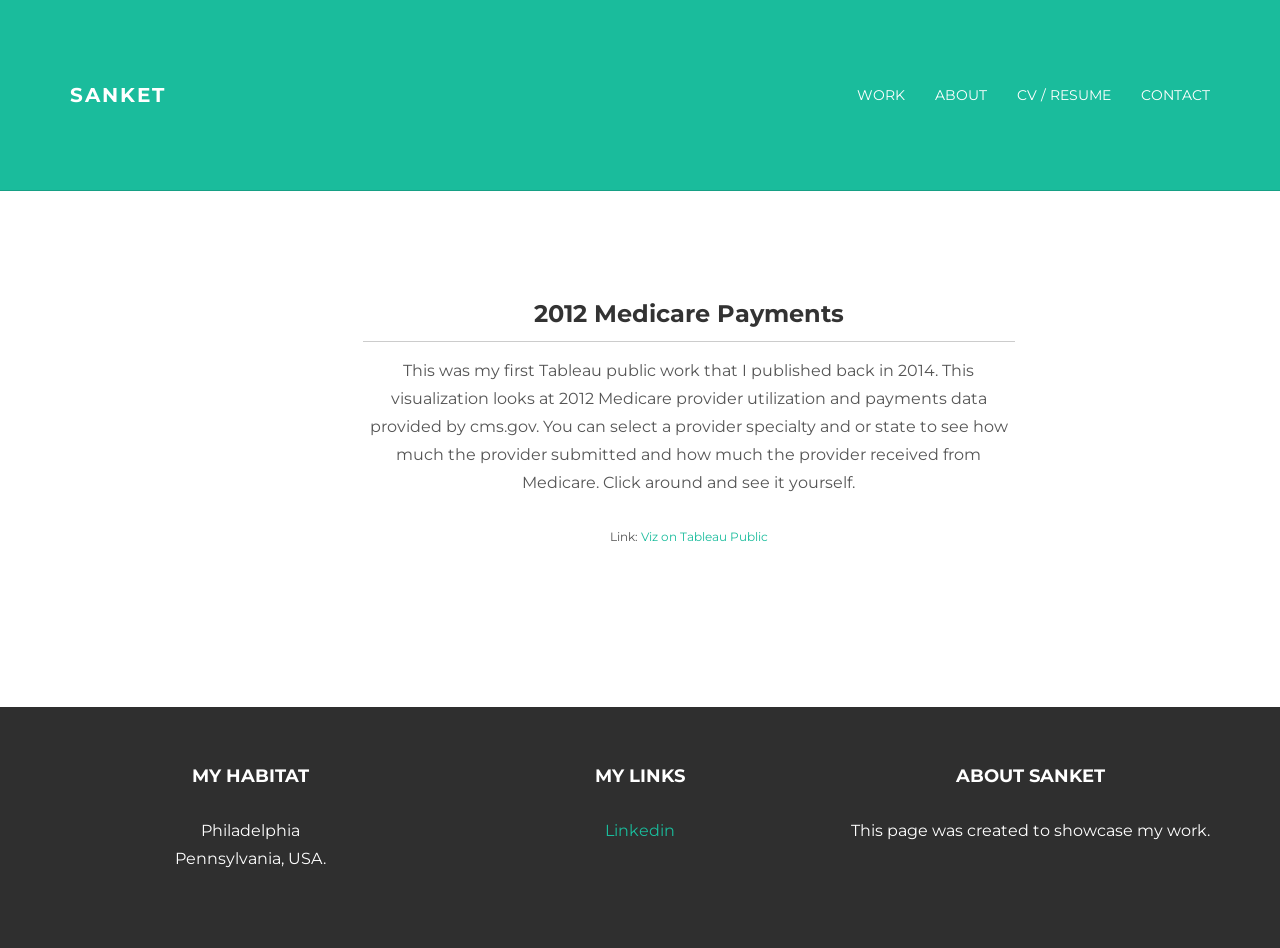
<file: work02.html>
<!DOCTYPE html>
<html lang="en">
  <head>
    <meta charset="utf-8">
    <meta http-equiv="X-UA-Compatible" content="IE=edge">
    <meta name="viewport" content="width=device-width, initial-scale=1.0">
    <meta name="description" content="">
    <meta name="author" content="">
    <link rel="shortcut icon" href="../../docs-assets/ico/favicon.png">

    <title>Sanket - Personal Site </title>

    <!-- Bootstrap core CSS -->
    <link href="assets/css/bootstrap.css" rel="stylesheet">


    <!-- Custom styles for this template -->
    <link href="assets/css/main.css" rel="stylesheet">

    <script src="https://code.jquery.com/jquery-1.10.2.min.js"></script>
    <script src="assets/js/hover.zoom.js"></script>
    <script src="assets/js/hover.zoom.conf.js"></script>

    <!-- HTML5 shim and Respond.js IE8 support of HTML5 elements and media queries -->
    <!--[if lt IE 9]>
      <script src="https://oss.maxcdn.com/libs/html5shiv/3.7.0/html5shiv.js"></script>
      <script src="https://oss.maxcdn.com/libs/respond.js/1.3.0/respond.min.js"></script>
    <![endif]-->
  </head>

  <body>

    <!-- Static navbar -->
    <div class="navbar navbar-inverse navbar-static-top">
      <div class="container">
        <div class="navbar-header">
          <button type="button" class="navbar-toggle" data-toggle="collapse" data-target=".navbar-collapse">
            <span class="icon-bar"></span>
            <span class="icon-bar"></span>
            <span class="icon-bar"></span>
          </button>
          <a class="navbar-brand" href="index.html">SANKET</a>
        </div>
        <div class="navbar-collapse collapse">
          <ul class="nav navbar-nav navbar-right">
            <li><a href="work.html">Work</a></li>
            <li><a href="about.html">About</a></li>
			<li><a href="assets/cv/SANKET SHAH res_2020.pdf" target="_blank" >CV / Resume</a></li>
<!--             <li><a href="blog.html">Blog</a></li>
 -->            <li><a href="contact.html">Contact</a></li>
          </ul>
        </div><!--/.nav-collapse -->
      </div>
    </div>
	
	
	<!-- +++++ Projects Section +++++ -->
	
	<div class="container pt">
		<div class="row mt">
			<div class="col-lg-7 col-lg-offset-3 centered">
				<h3>2012 Medicare Payments</h3>
				<hr>
				<p>This was my first Tableau public work that I published back in 2014. This visualization looks at 2012 Medicare provider utilization and payments data provided by cms.gov. You can select a provider specialty and or state to see how much the provider submitted and how much the provider received from Medicare. Click around and see it yourself. </p>
				<p><bt>Link: <a href="https://public.tableau.com/shared/H7NJT833J?:display_count=yes&:origin=viz_share_link" title="Go to Tableau Public">Viz on Tableau Public</a></bt><p>
			</div>
		</div>
		<div class="row mt centered">	
			<div class="col-lg-7 col-lg-offset-0">

		</div>
		</div><!-- /row -->
	</div><!-- /container -->
	
<center>    <div class='tableauPlaceholder' id='viz1566080764456' style='position: relative'><noscript><a href='#'><img alt=' ' src='https:&#47;&#47;public.tableau.com&#47;static&#47;images&#47;H7&#47;H7NJT833J&#47;1_rss.png' style='border: none' /></a></noscript><object class='tableauViz'  style='display:none;'><param name='host_url' value='https%3A%2F%2Fpublic.tableau.com%2F' /> <param name='embed_code_version' value='3' /> <param name='path' value='shared&#47;H7NJT833J' /> <param name='toolbar' value='yes' /><param name='static_image' value='https:&#47;&#47;public.tableau.com&#47;static&#47;images&#47;H7&#47;H7NJT833J&#47;1.png' /> <param name='animate_transition' value='yes' /><param name='display_static_image' value='yes' /><param name='display_spinner' value='yes' /><param name='display_overlay' value='yes' /><param name='display_count' value='yes' /></object></div>                <script type='text/javascript'>                    var divElement = document.getElementById('viz1566080764456');                    var vizElement = divElement.getElementsByTagName('object')[0];                    vizElement.style.width='1000px';vizElement.style.height='827px';                    var scriptElement = document.createElement('script');                    scriptElement.src = 'https://public.tableau.com/javascripts/api/viz_v1.js';                    vizElement.parentNode.insertBefore(scriptElement, vizElement);                </script>
	<!-- +++++ Footer Section +++++ -->
	
	<div id="footer">
		<div class="container">
			<div class="row">
				<div class="col-lg-4">
					<h4>MY HABITAT</h4>
					<p>
						Philadelphia<br/>
						Pennsylvania, USA.
					</p>
				</div><!-- /col-lg-4 -->
				
				<div class="col-lg-4">
					<h4>My Links</h4>
					<p>
<!-- 						<a href="#">Dribbble</a><br/>
						<a href="#">Twitter</a><br/> -->
						<a href="https://bit.ly/2L8HV0v" target="_blank" >Linkedin</a>
					</p>
				</div><!-- /col-lg-4 -->
				
				<div class="col-lg-4">
					<h4>About SANKET</h4>
					<p>This page was created to showcase my work.</p>
				</div><!-- /col-lg-4 -->
			
			</div>
		
		</div>
	</div>
	

    <!-- Bootstrap core JavaScript
    ================================================== -->
    <!-- Placed at the end of the document so the pages load faster -->
    <script src="assets/js/bootstrap.min.js"></script>
  </body>
</html>
</file>
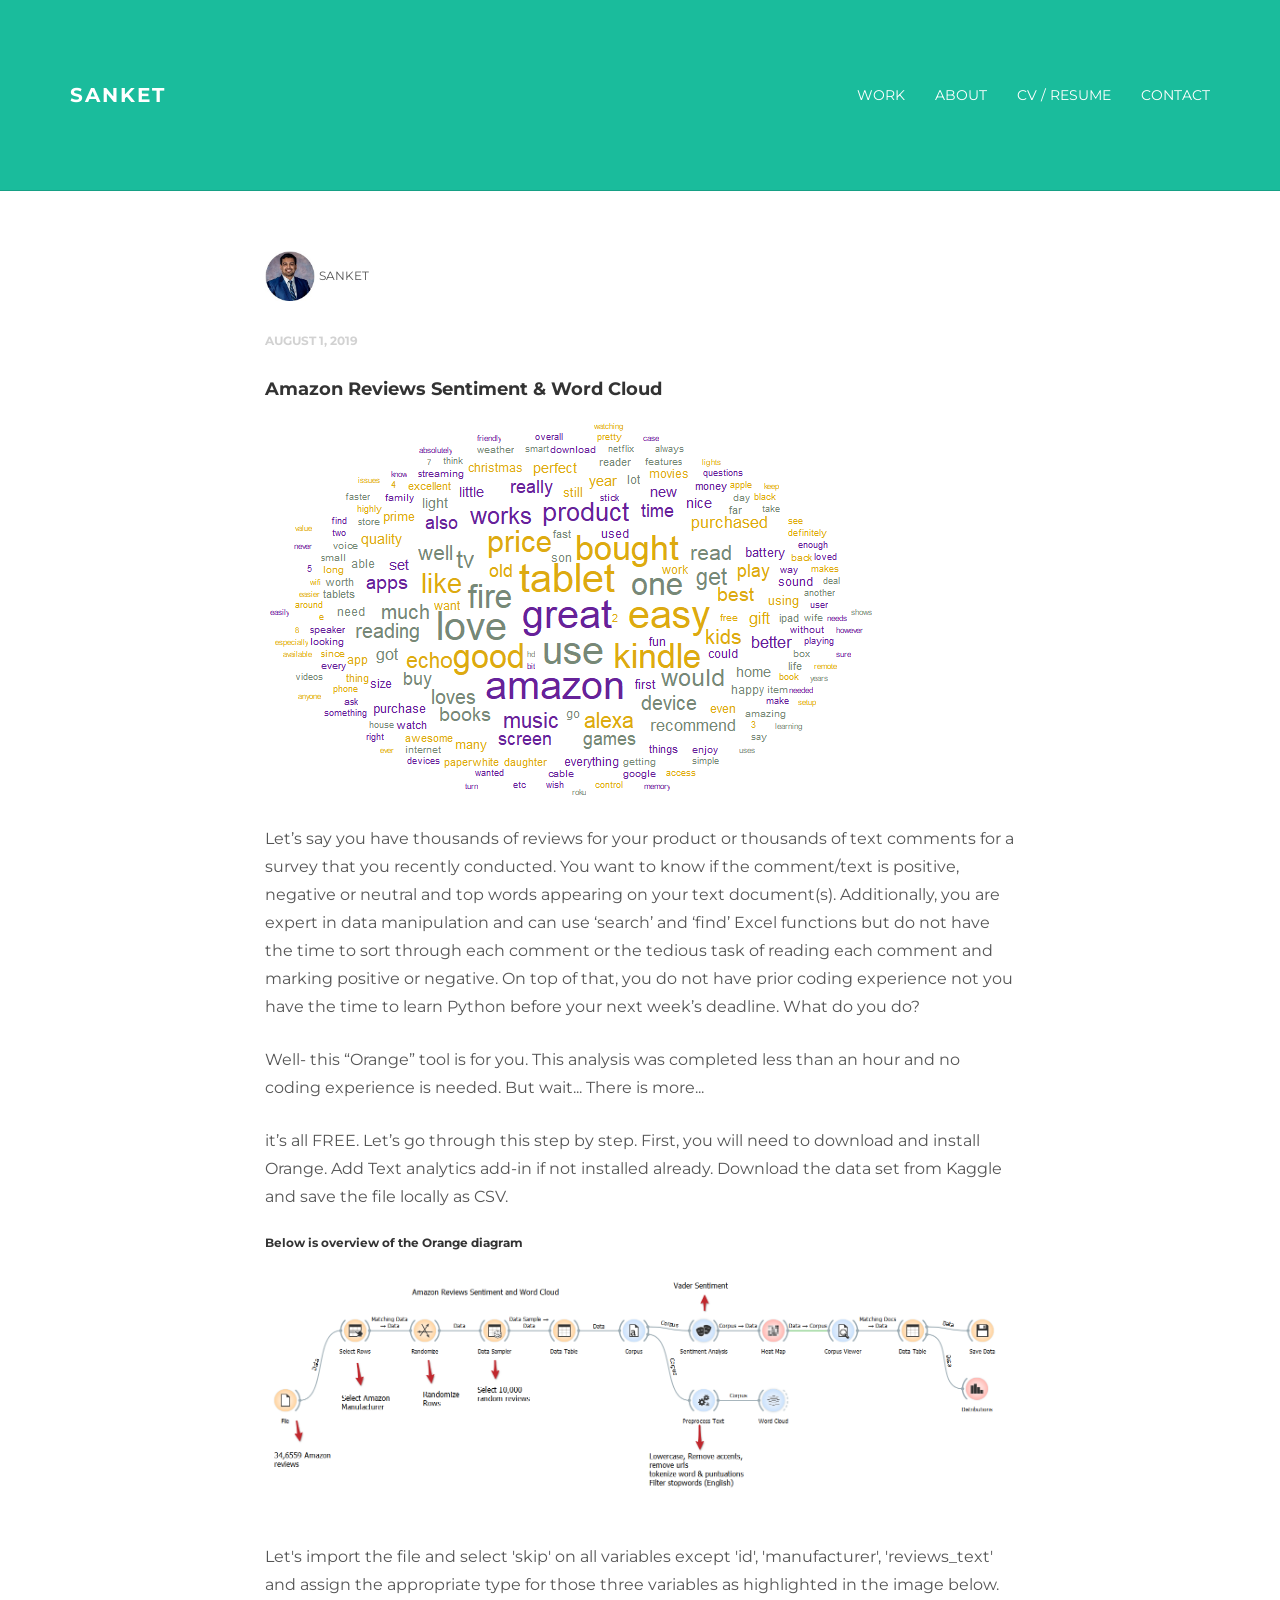
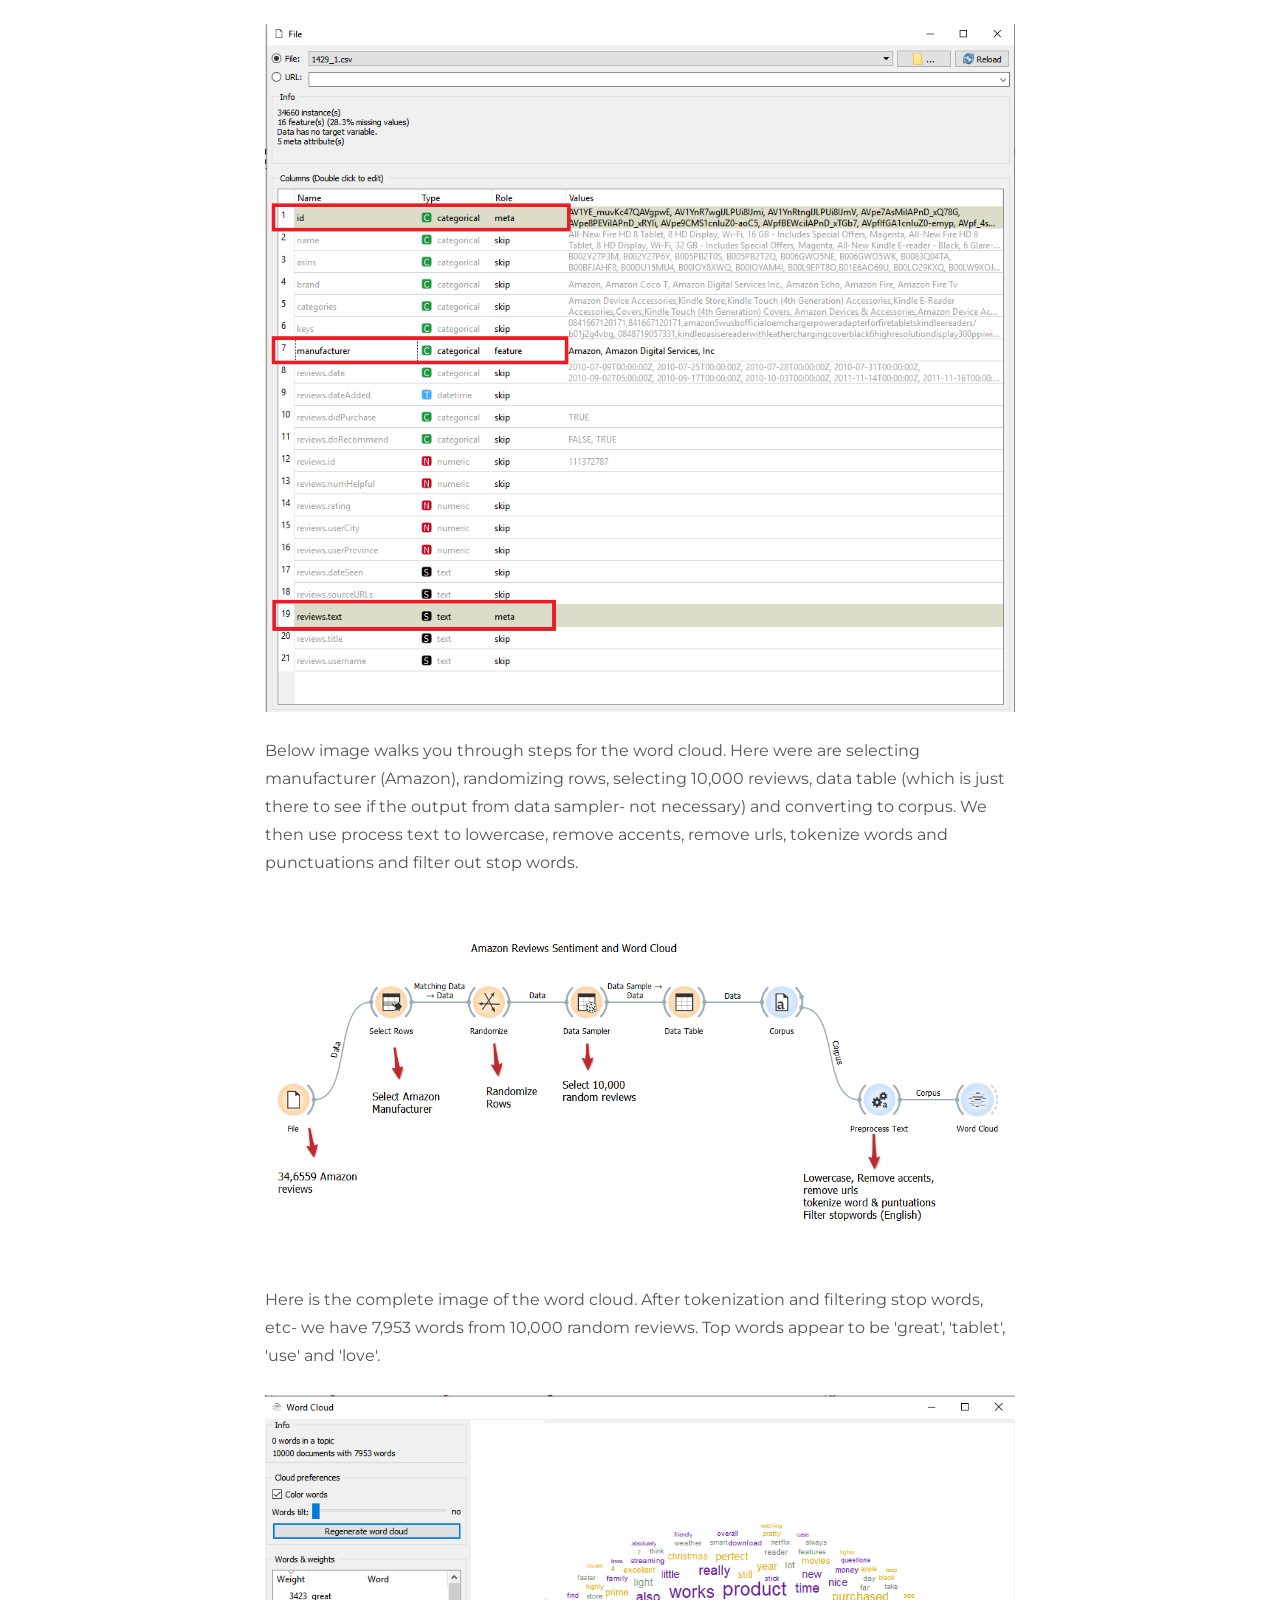
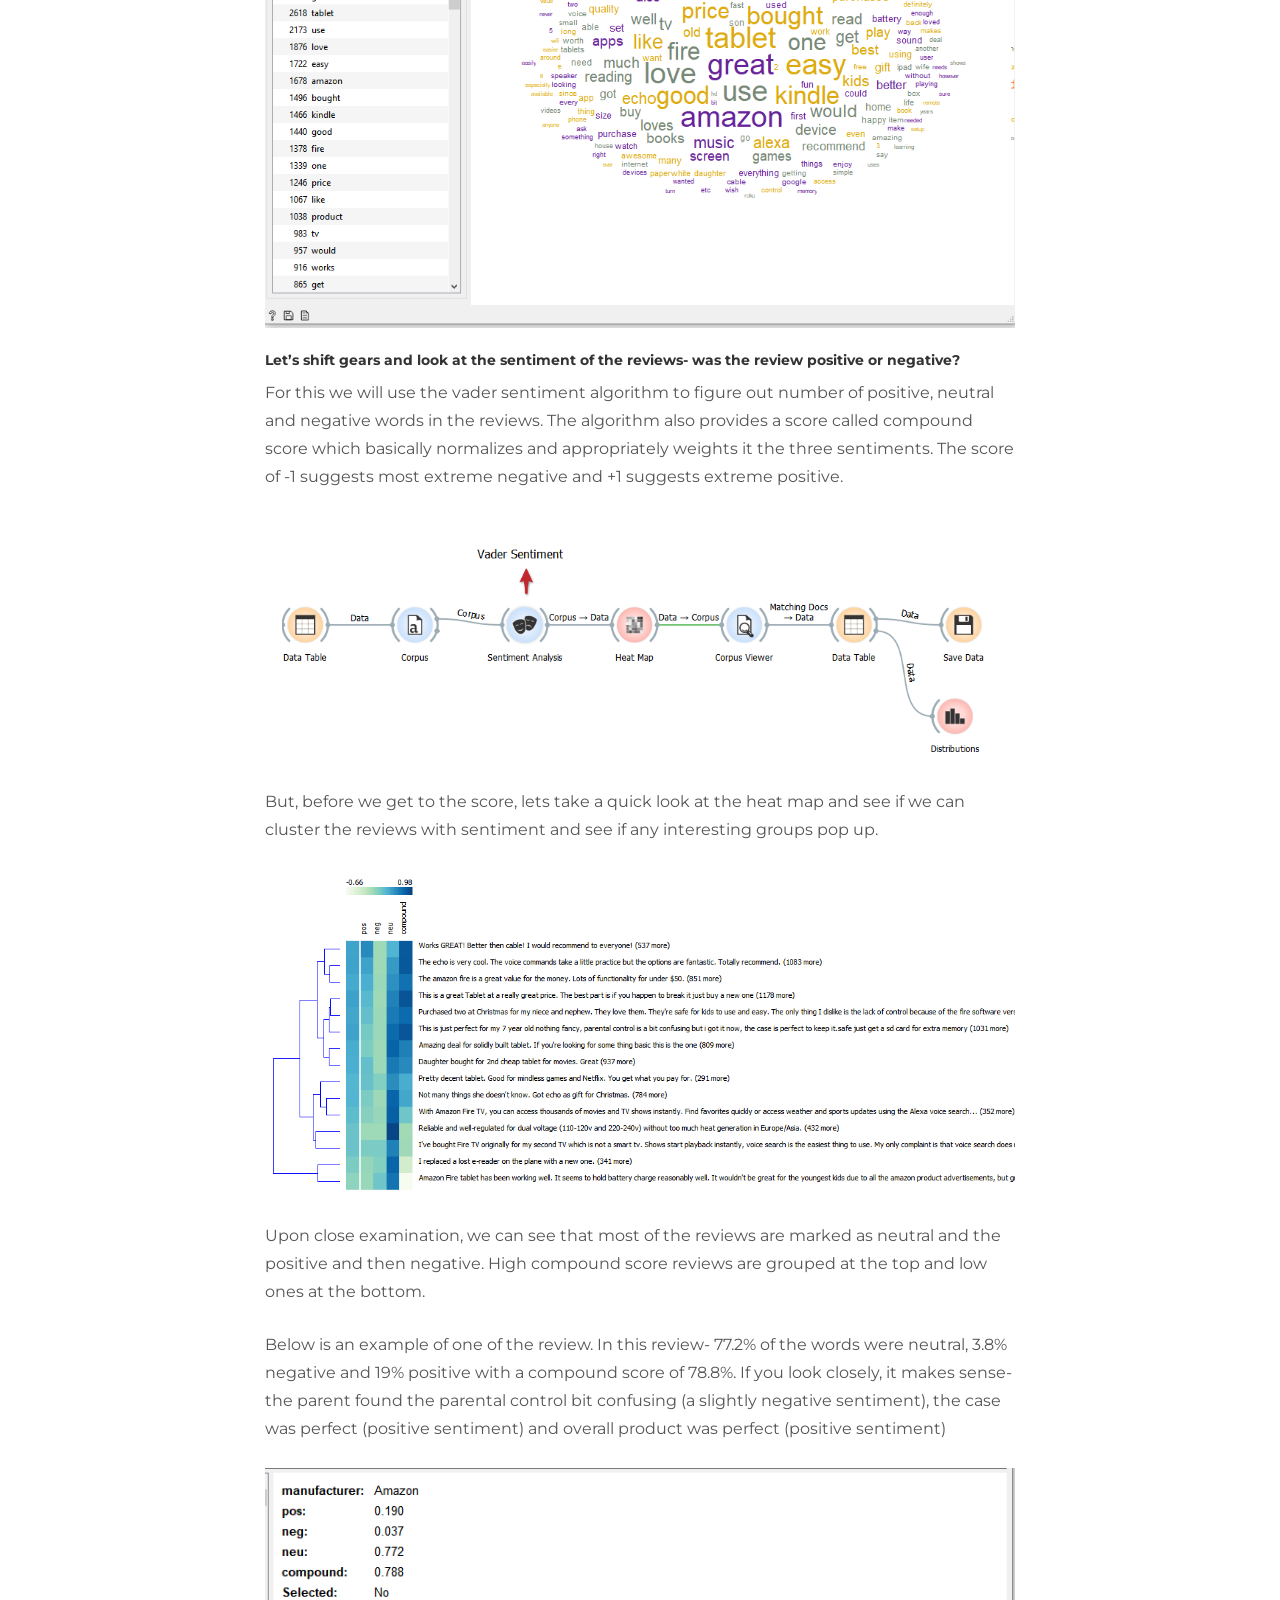
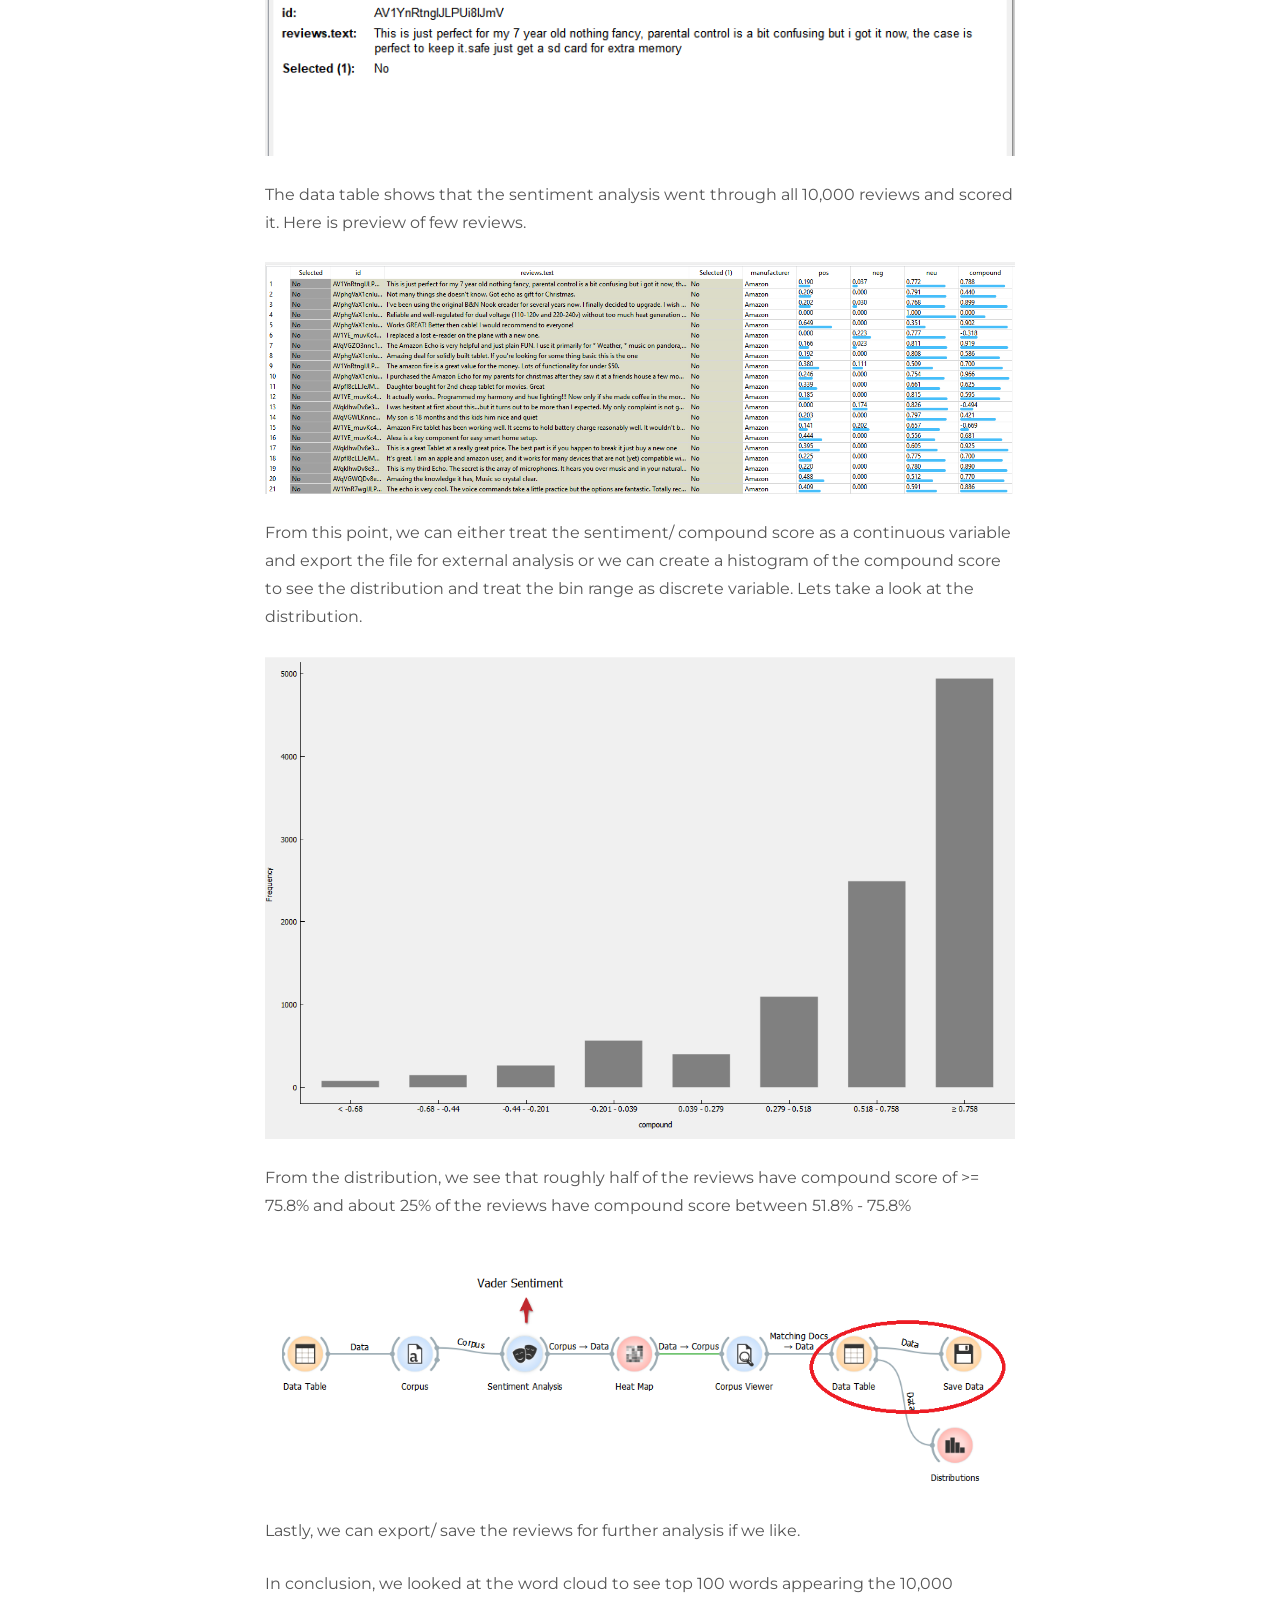
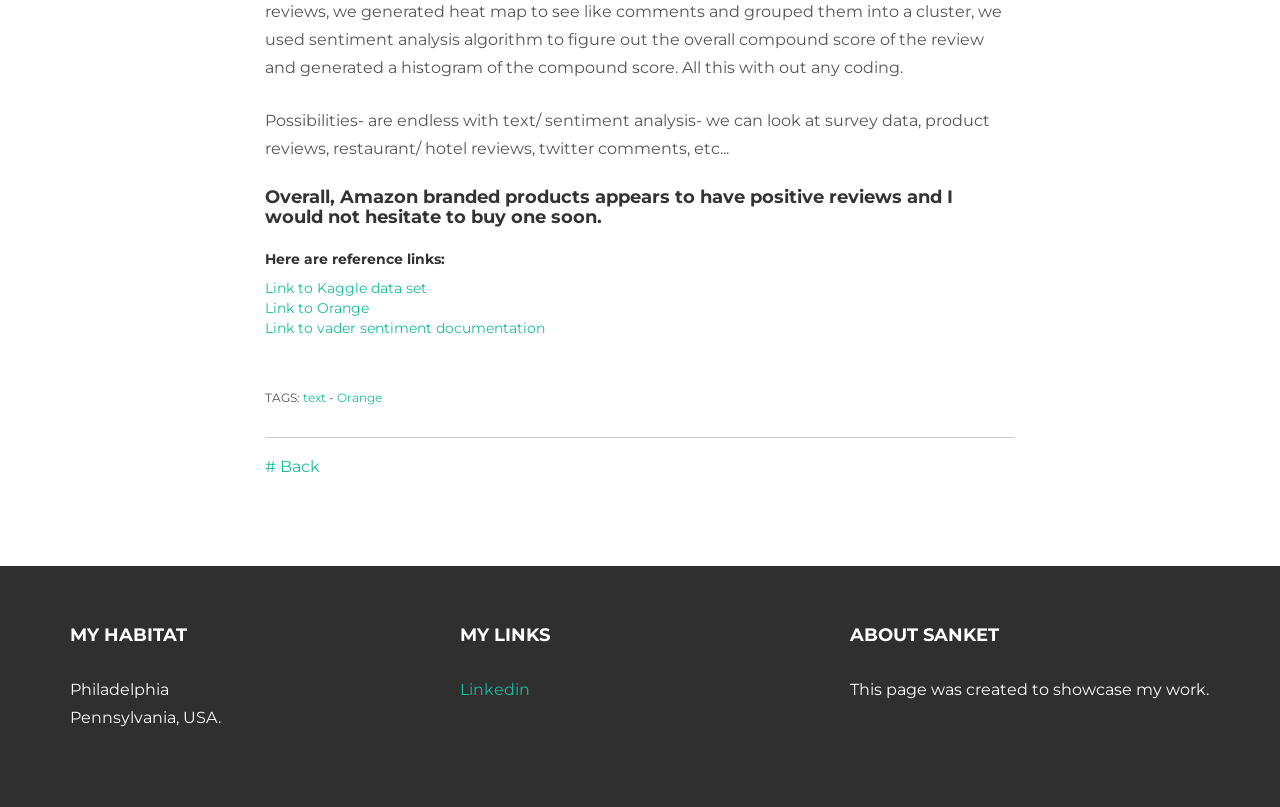
<file: work03.html>
<!DOCTYPE html>
<html lang="en">
  <head>
    <meta charset="utf-8">
    <meta http-equiv="X-UA-Compatible" content="IE=edge">
    <meta name="viewport" content="width=device-width, initial-scale=1.0">
    <meta name="description" content="">
    <meta name="author" content="">
    <link rel="shortcut icon" href="../../docs-assets/ico/favicon.png">

    <title>Sanket - Personal Site </title>

    <!-- Bootstrap core CSS -->
    <link href="assets/css/bootstrap.css" rel="stylesheet">


    <!-- Custom styles for this template -->
    <link href="assets/css/main.css" rel="stylesheet">

    <script src="https://code.jquery.com/jquery-1.10.2.min.js"></script>

    <!-- HTML5 shim and Respond.js IE8 support of HTML5 elements and media queries -->
    <!--[if lt IE 9]>
      <script src="https://oss.maxcdn.com/libs/html5shiv/3.7.0/html5shiv.js"></script>
      <script src="https://oss.maxcdn.com/libs/respond.js/1.3.0/respond.min.js"></script>
    <![endif]-->
  </head>

  <body>

    <!-- Static navbar -->
    <div class="navbar navbar-inverse navbar-static-top">
      <div class="container">
        <div class="navbar-header">
          <button type="button" class="navbar-toggle" data-toggle="collapse" data-target=".navbar-collapse">
            <span class="icon-bar"></span>
            <span class="icon-bar"></span>
            <span class="icon-bar"></span>
          </button>
          <a class="navbar-brand" href="index.html">SANKET</a>
        </div>
        <div class="navbar-collapse collapse">
          <ul class="nav navbar-nav navbar-right">
            <li><a href="work.html">Work</a></li>
            <li><a href="about.html">About</a></li>
			<li><a href="assets/cv/SANKET SHAH res_2020.pdf" target="_blank" >CV / Resume</a></li>
<!--             <li><a href="blog.html">Blog</a></li>
 -->            <li><a href="contact.html">Contact</a></li>
          </ul>
        </div><!--/.nav-collapse -->
      </div>
    </div>
	
	<!-- +++++ Post +++++ -->
	<div id="white">
	    <div class="container">
			<div class="row">
				<div class="col-lg-8 col-lg-offset-2">
					<p><img src="assets/img/sanket.jpg" width="50px" height="50px"> <ba>Sanket</ba></p>
					<p><bd>August 1, 2019</bd></p>
					<h4>Amazon Reviews Sentiment & Word Cloud</h4>
					<p><img class="img-responsive" src="assets/img/work/work_3_output/0_Word_Cloud.png" alt=""></p>
					<p>Let’s say you have thousands of reviews for your product or thousands of text comments for a survey that you recently conducted. You want to know if the comment/text is positive, negative or neutral and top words appearing on your text document(s). Additionally, you are expert in data manipulation and can use ‘search’ and ‘find’ Excel functions but do not have the time to sort through each comment or the tedious task of reading each comment and marking positive or negative. On top of that, you do not have prior coding experience not you have the time to learn Python before your next week’s deadline. What do you do?</p>
					<p>Well- this “Orange” tool is for you. This analysis was completed less than an hour and no coding experience is needed. But wait... There is more...</p>
					<p>it’s all FREE. Let’s go through this step by step. First, you will need to download and install Orange. Add Text analytics add-in if not installed already. Download the data set from Kaggle and save the file locally as CSV. </p>
					<h6>Below is overview of the Orange diagram</h6>
					<p><img class="img-responsive" src="assets/img/work/work_3_output/1_overall.png" alt=""></p>
					<p>Let's import the file and select 'skip' on all variables except 'id', 'manufacturer', 'reviews_text' and assign the appropriate type for those three variables as highlighted in the image below.</p>
					<p><img class="img-responsive" src="assets/img/work/work_3_output/2_file_input.png" alt=""></p>
					<p>Below image walks you through steps for the word cloud. Here were are selecting manufacturer (Amazon), randomizing rows, selecting 10,000 reviews, data table (which is just there to see if the output from data sampler- not necessary) and converting to corpus. We then use process text to lowercase, remove accents, remove urls, tokenize words and punctuations and filter out stop words. </p>
					<p><img class="img-responsive" src="assets/img/work/work_3_output/2.1overall.png" alt=""></p>
					<p>Here is the complete image of the word cloud. After tokenization and filtering stop words, etc- we have 7,953 words from 10,000 random reviews. Top words appear to be 'great', 'tablet', 'use' and 'love'.</p>
					<p><img class="img-responsive" src="assets/img/work/work_3_output/3_Word_Cloud.png" alt=""></p>
					<h5>Let’s shift gears and look at the sentiment of the reviews- was the review positive or negative? </h5>
					<p>For this we will use the vader sentiment algorithm to figure out number of positive, neutral and negative words in the reviews. The algorithm also provides a score called compound score which basically normalizes and appropriately weights it the three sentiments. The score of -1 suggests most extreme negative and +1 suggests extreme positive.</p>
					<p><img class="img-responsive" src="assets/img/work/work_3_output/3.1_overall.png" alt=""></p>
					<p>But, before we get to the score, lets take a quick look at the heat map and see if we can cluster the reviews with sentiment and see if any interesting groups pop up.</p>
					<p><img class="img-responsive" src="assets/img/work/work_3_output/4_Heat_map_15_clusters - Copy.png" alt=""></p>
					<p>Upon close examination, we can see that most of the reviews are marked as neutral and the positive and then negative. High compound score reviews are grouped at the top and low ones at the bottom. </p>
					<p>Below is an example of one of the review. In this review- 77.2% of the words were neutral, 3.8% negative and 19% positive with a compound score of 78.8%. If you look closely, it makes sense- the parent found the parental control bit confusing (a slightly negative sentiment), the case was perfect (positive sentiment) and overall product was perfect (positive sentiment)</p>
					<p><img class="img-responsive" src="assets/img/work/work_3_output/5_Corpus_viewer.png" alt=""></p>
					<p>The data table shows that the sentiment analysis went through all 10,000 reviews and scored it. Here is preview of few reviews.</p>
					<p><img class="img-responsive" src="assets/img/work/work_3_output/6_data_table_output.png" alt=""></p>
					<p>From this point, we can either treat the sentiment/ compound score as a continuous variable and export the file for external analysis or we can create a histogram of the compound score to see the distribution and treat the bin range as discrete variable. Lets take a look at the distribution.</p>
					<p><img class="img-responsive" src="assets/img/work/work_3_output/7_output_distribution.png" alt=""></p>
					<p>From the distribution, we see that roughly half of the reviews have compound score of >= 75.8% and about 25% of the reviews have compound score between 51.8% - 75.8%</p>
					<p><img class="img-responsive" src="assets/img/work/work_3_output/3.2_overall.png" alt=""></p>
					<p>Lastly, we can export/ save the reviews for further analysis if we like.</p>
					<p>In conclusion, we looked at the word cloud to see top 100 words appearing the 10,000 reviews, we generated heat map to see like comments and grouped them into a cluster, we used sentiment analysis algorithm to figure out the overall compound score of the review and generated a histogram of the compound score. All this with out any coding. </p>
					<p>Possibilities- are endless with text/ sentiment analysis- we can look at survey data, product reviews, restaurant/ hotel reviews, twitter comments, etc...</p>
					
					<h4>Overall, Amazon branded products appears to have positive reviews and I would not hesitate to buy one soon. </h4>
					<p>   </p>
					
					<p>
						<h5>Here are reference links:</h5>
						<a href="https://www.kaggle.com/datafiniti/consumer-reviews-of-amazon-products/version/3#1429_1.csv" target="_blank title="Go to kaggle">Link to Kaggle data set</a><br/>
						<a href="https://orange.biolab.si/" target="_blank1 title="Go to Orange">Link to Orange</a><br/>
						<a href="https://github.com/cjhutto/vaderSentiment" title="Go to vaderSentiment" target="_blank2 title="Go to vaderSentiment">Link to vader sentiment documentation</a></br>
					</p>

					
					<p></p>
					<br>
					<p><bt>TAGS: <a href="#">text</a> - <a href="#">Orange</a></bt></p>
					<hr>
					<p><a href="work.html"># Back</a></p>
				</div>

			</div><!-- /row -->
	    </div> <!-- /container -->
	</div><!-- /white -->
	
	
	
	
	<!-- +++++ Footer Section +++++ -->
	
	<div id="footer">
		<div class="container">
			<div class="row">
				<div class="col-lg-4">
					<h4>MY HABITAT</h4>
					<p>
						Philadelphia<br/>
						Pennsylvania, USA.
					</p>
				</div><!-- /col-lg-4 -->
				
				<div class="col-lg-4">
					<h4>My Links</h4>
					<p>
<!-- 						<a href="#">Dribbble</a><br/>
						<a href="#">Twitter</a><br/> -->
						<a href="https://bit.ly/2L8HV0v" target="_blank3" >Linkedin</a>
					</p>
				</div><!-- /col-lg-4 -->
				
				<div class="col-lg-4">
					<h4>About SANKET</h4>
					<p>This page was created to showcase my work.</p>
				</div><!-- /col-lg-4 -->
			
			</div>
		
		</div>
	</div>
	

    <!-- Bootstrap core JavaScript
    ================================================== -->
    <!-- Placed at the end of the document so the pages load faster -->
    <script src="assets/js/bootstrap.min.js"></script>
  </body>
</html>
</file>
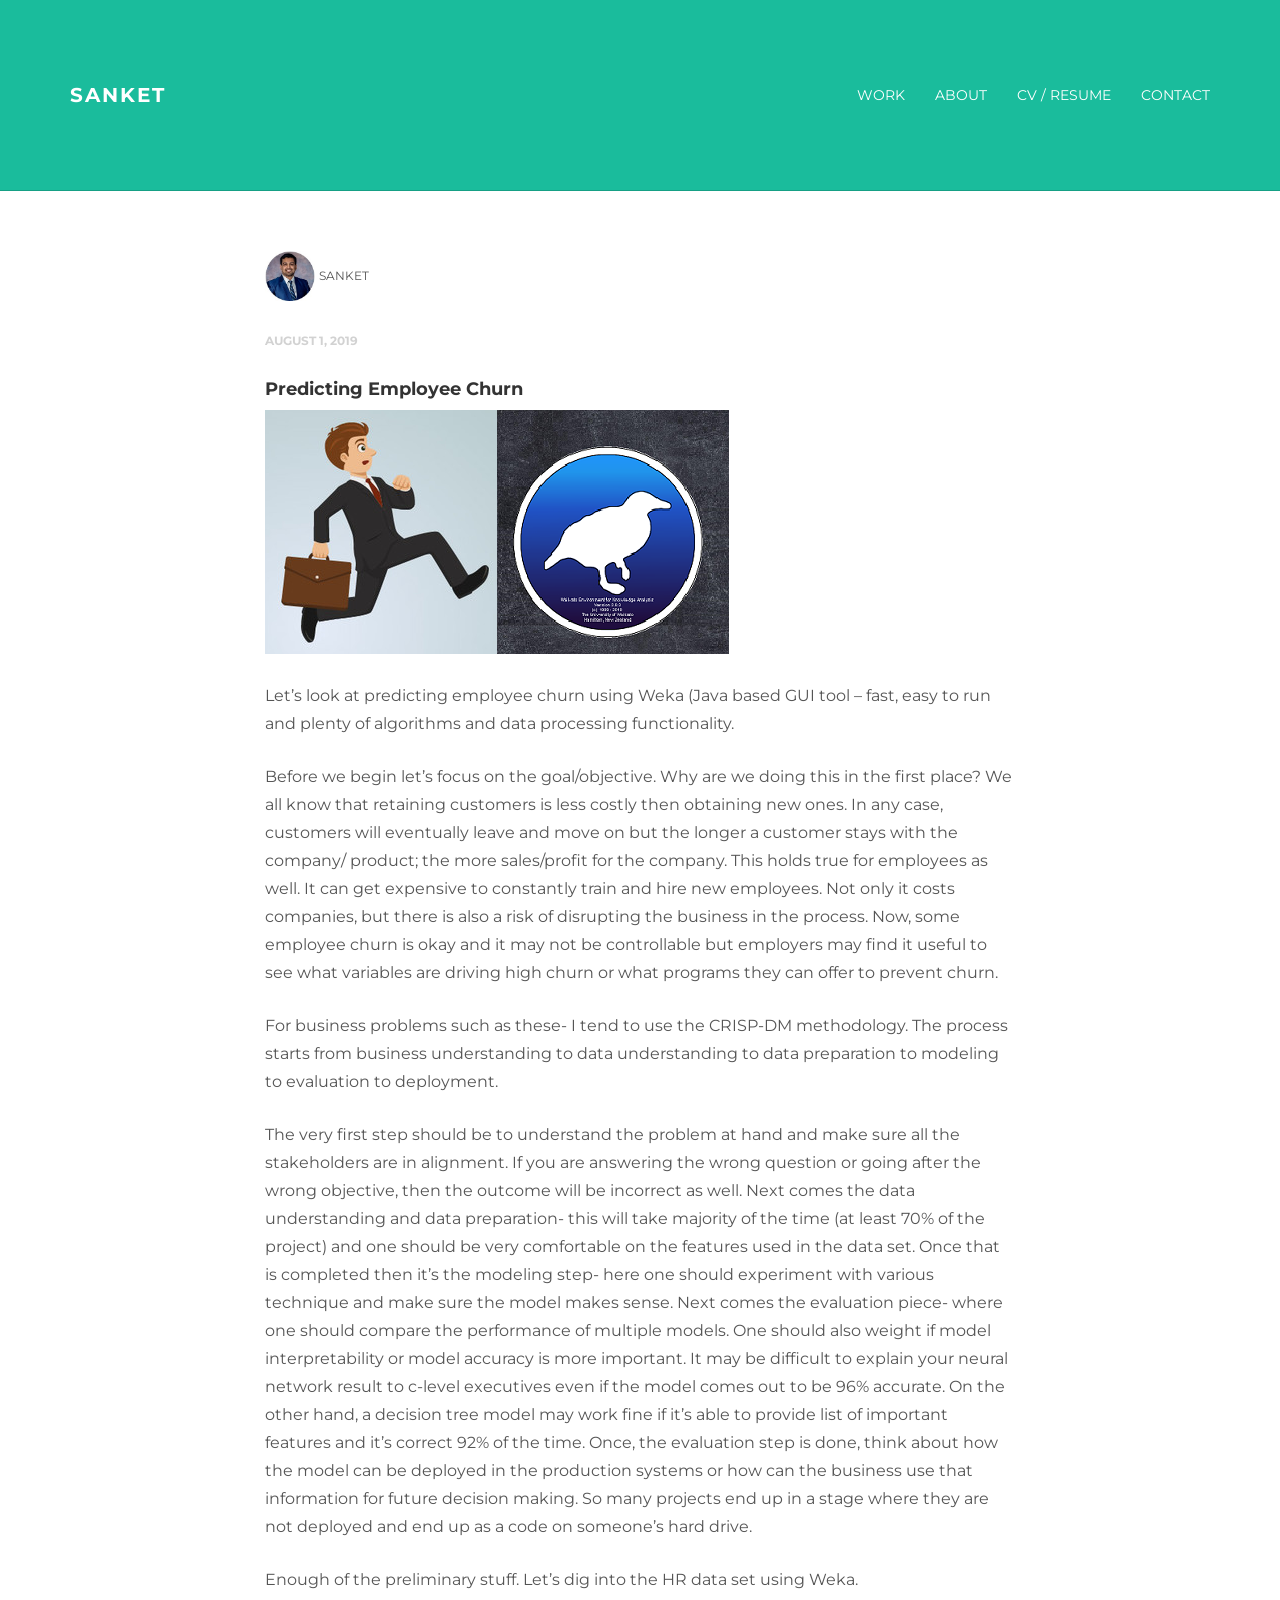
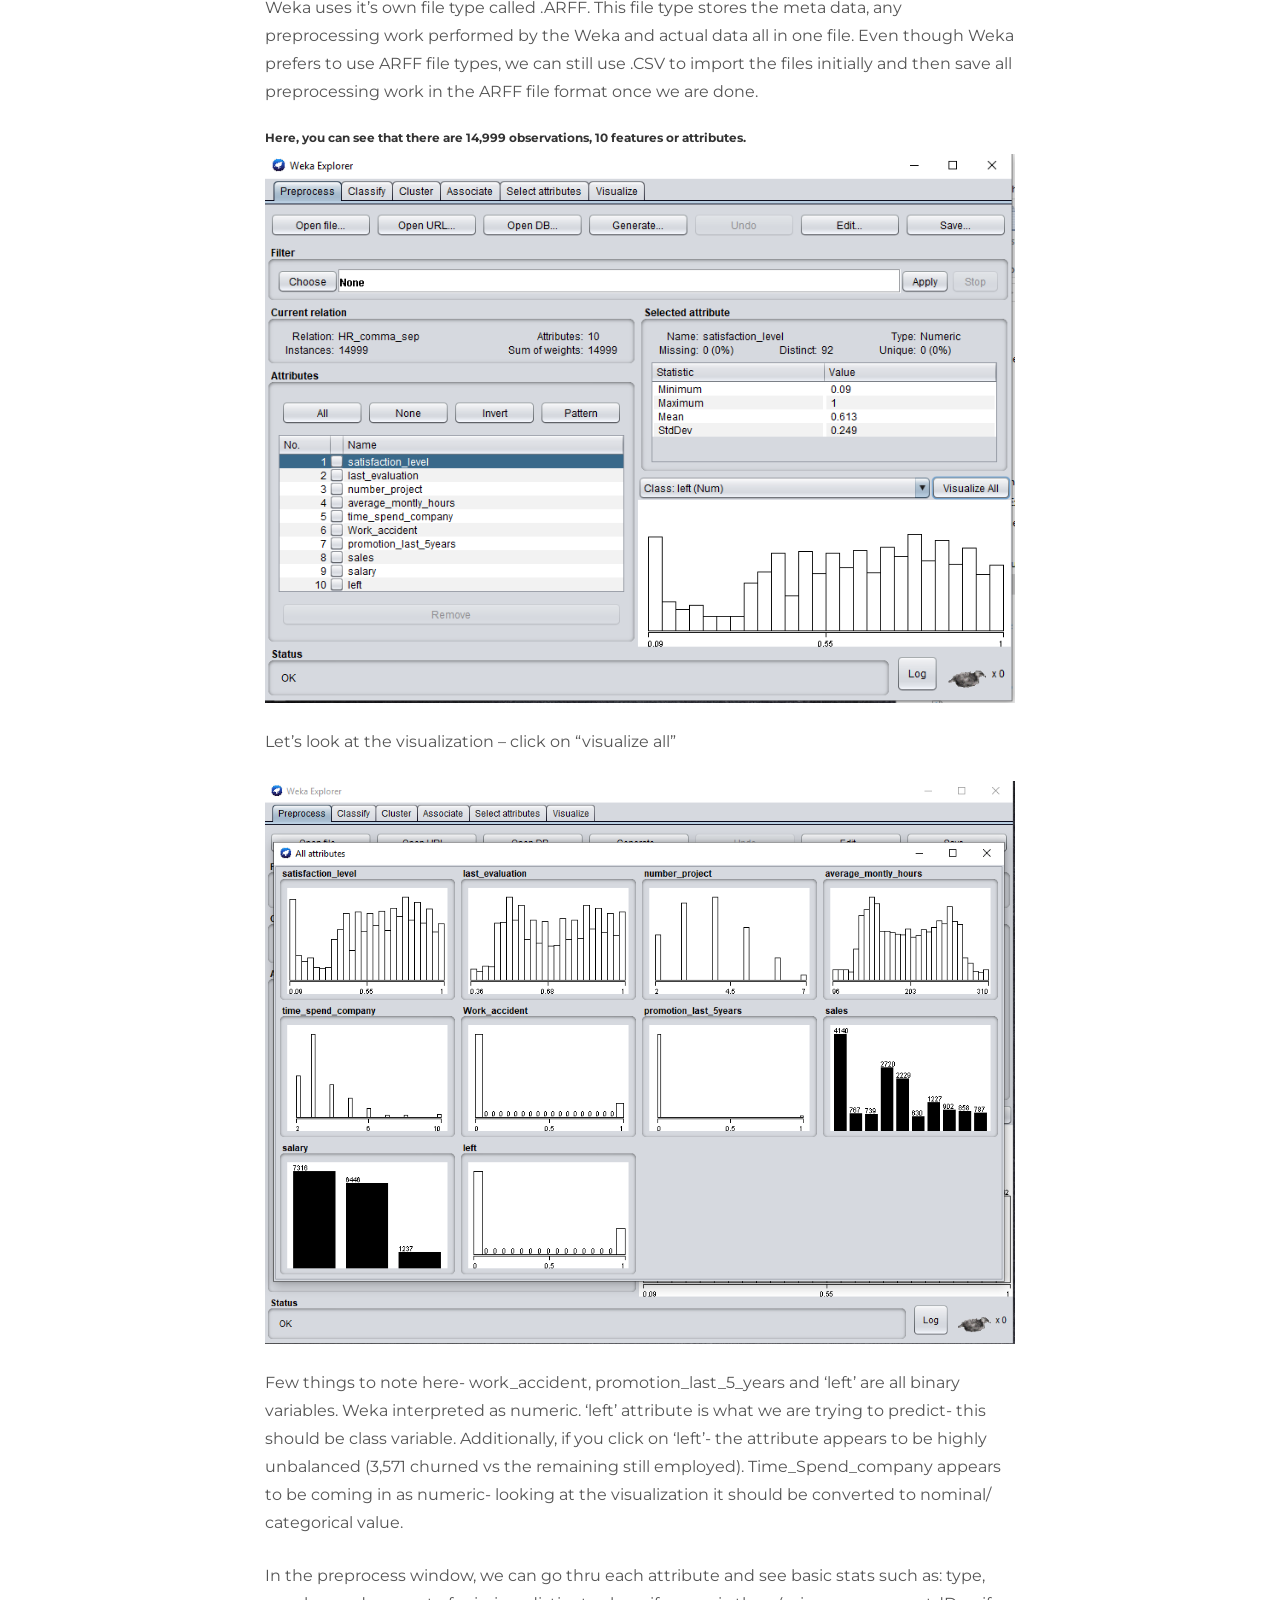
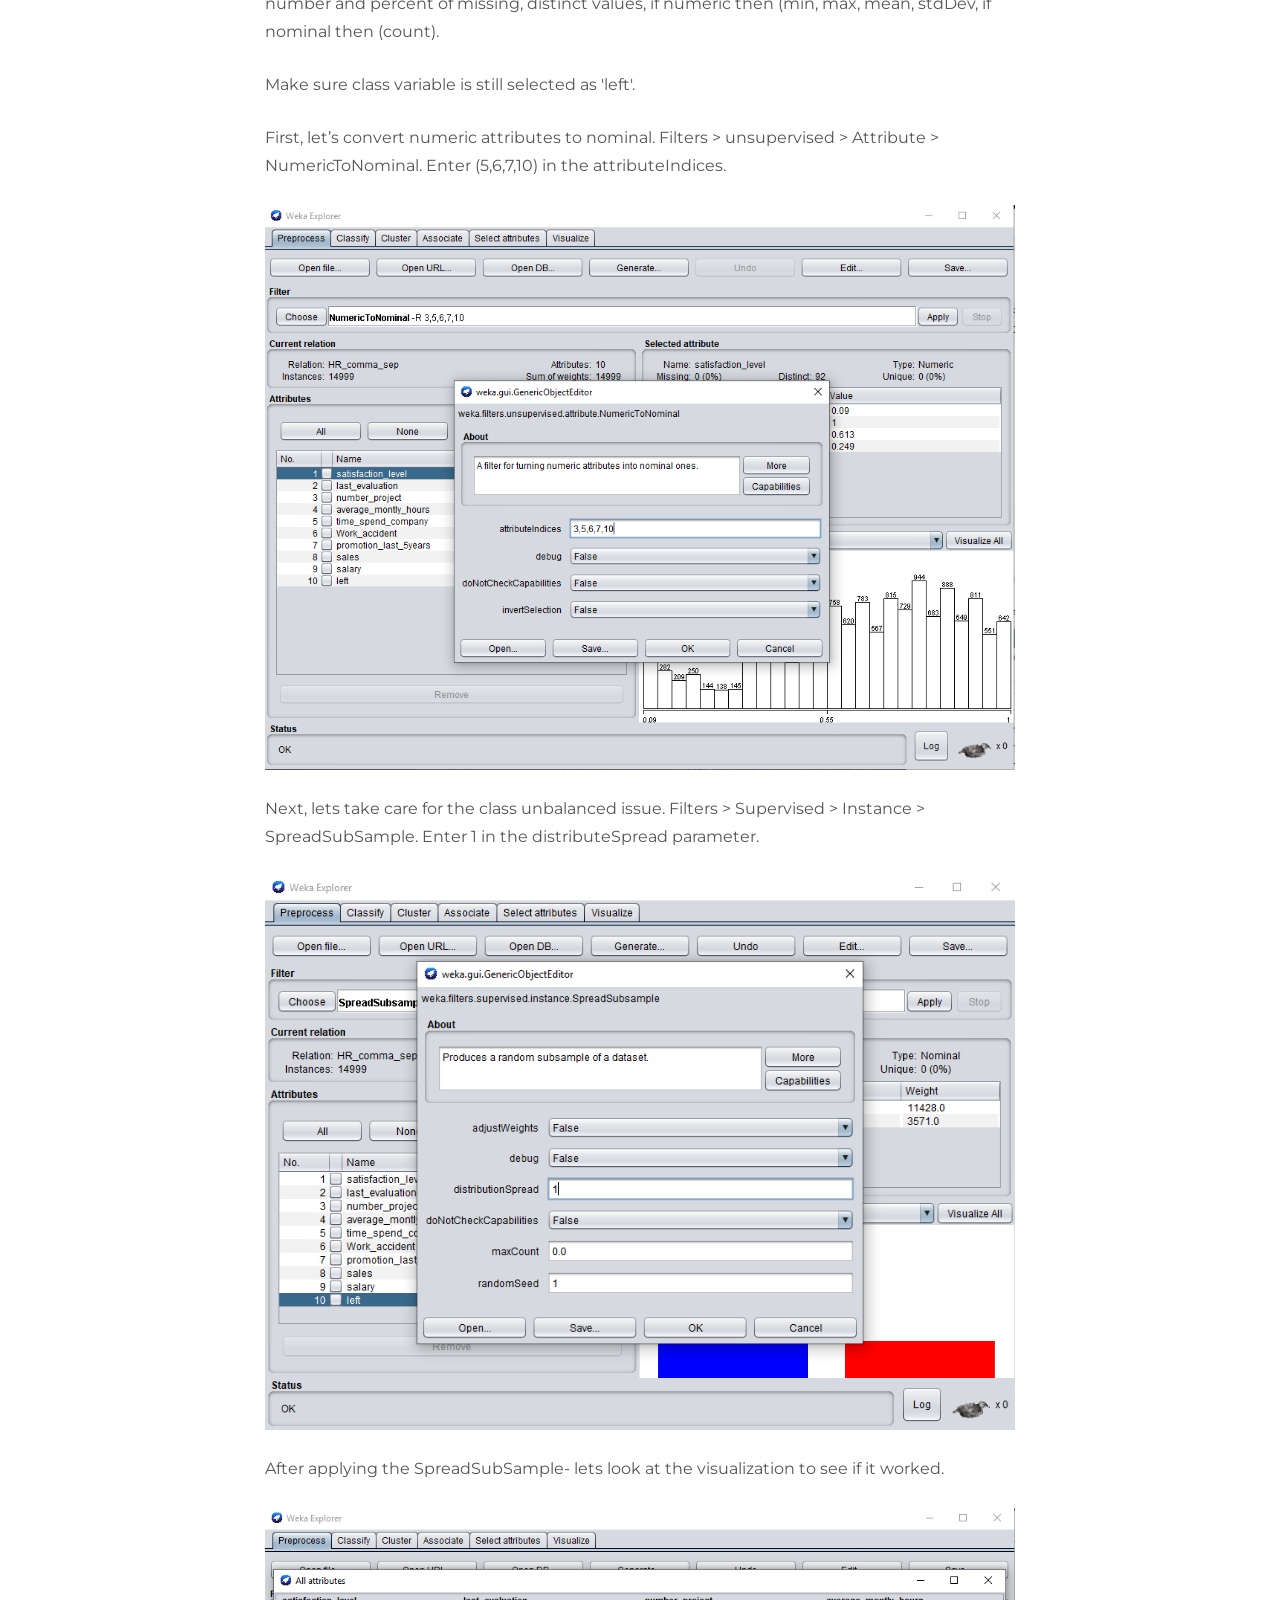
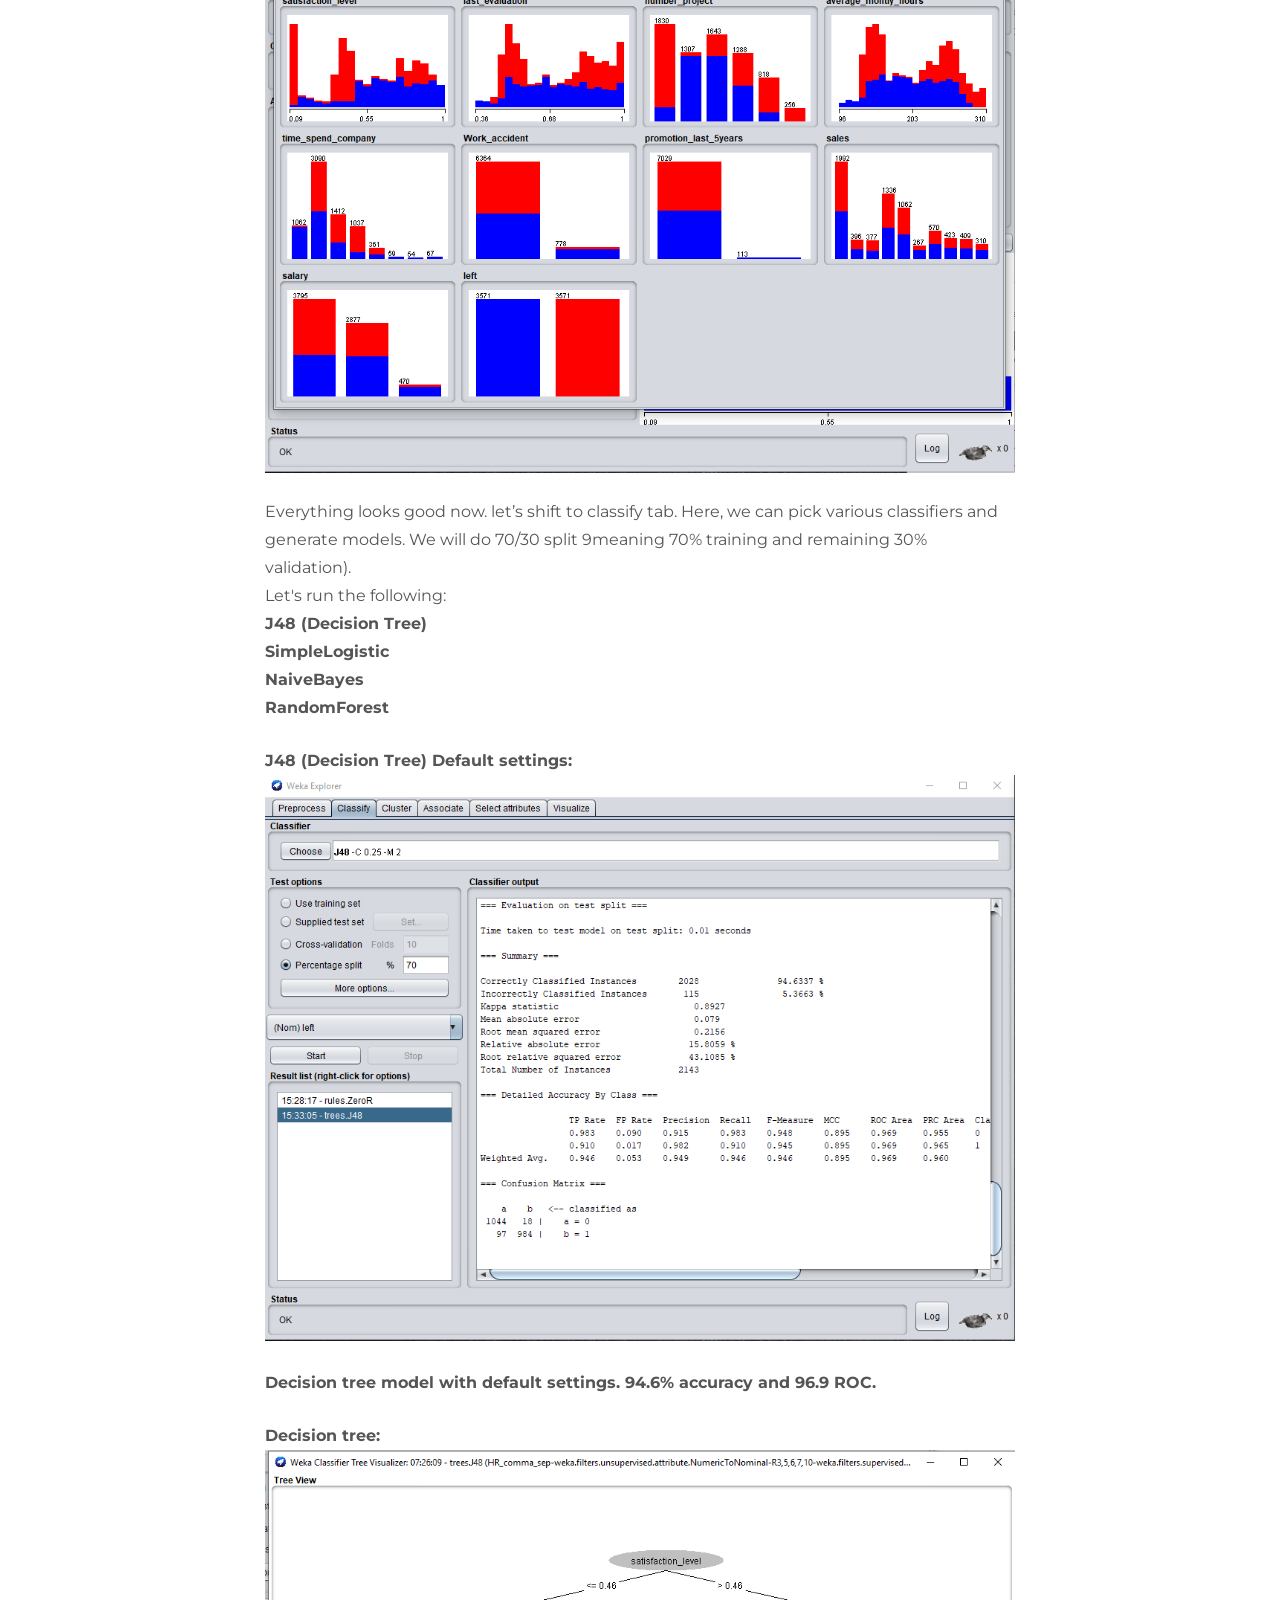
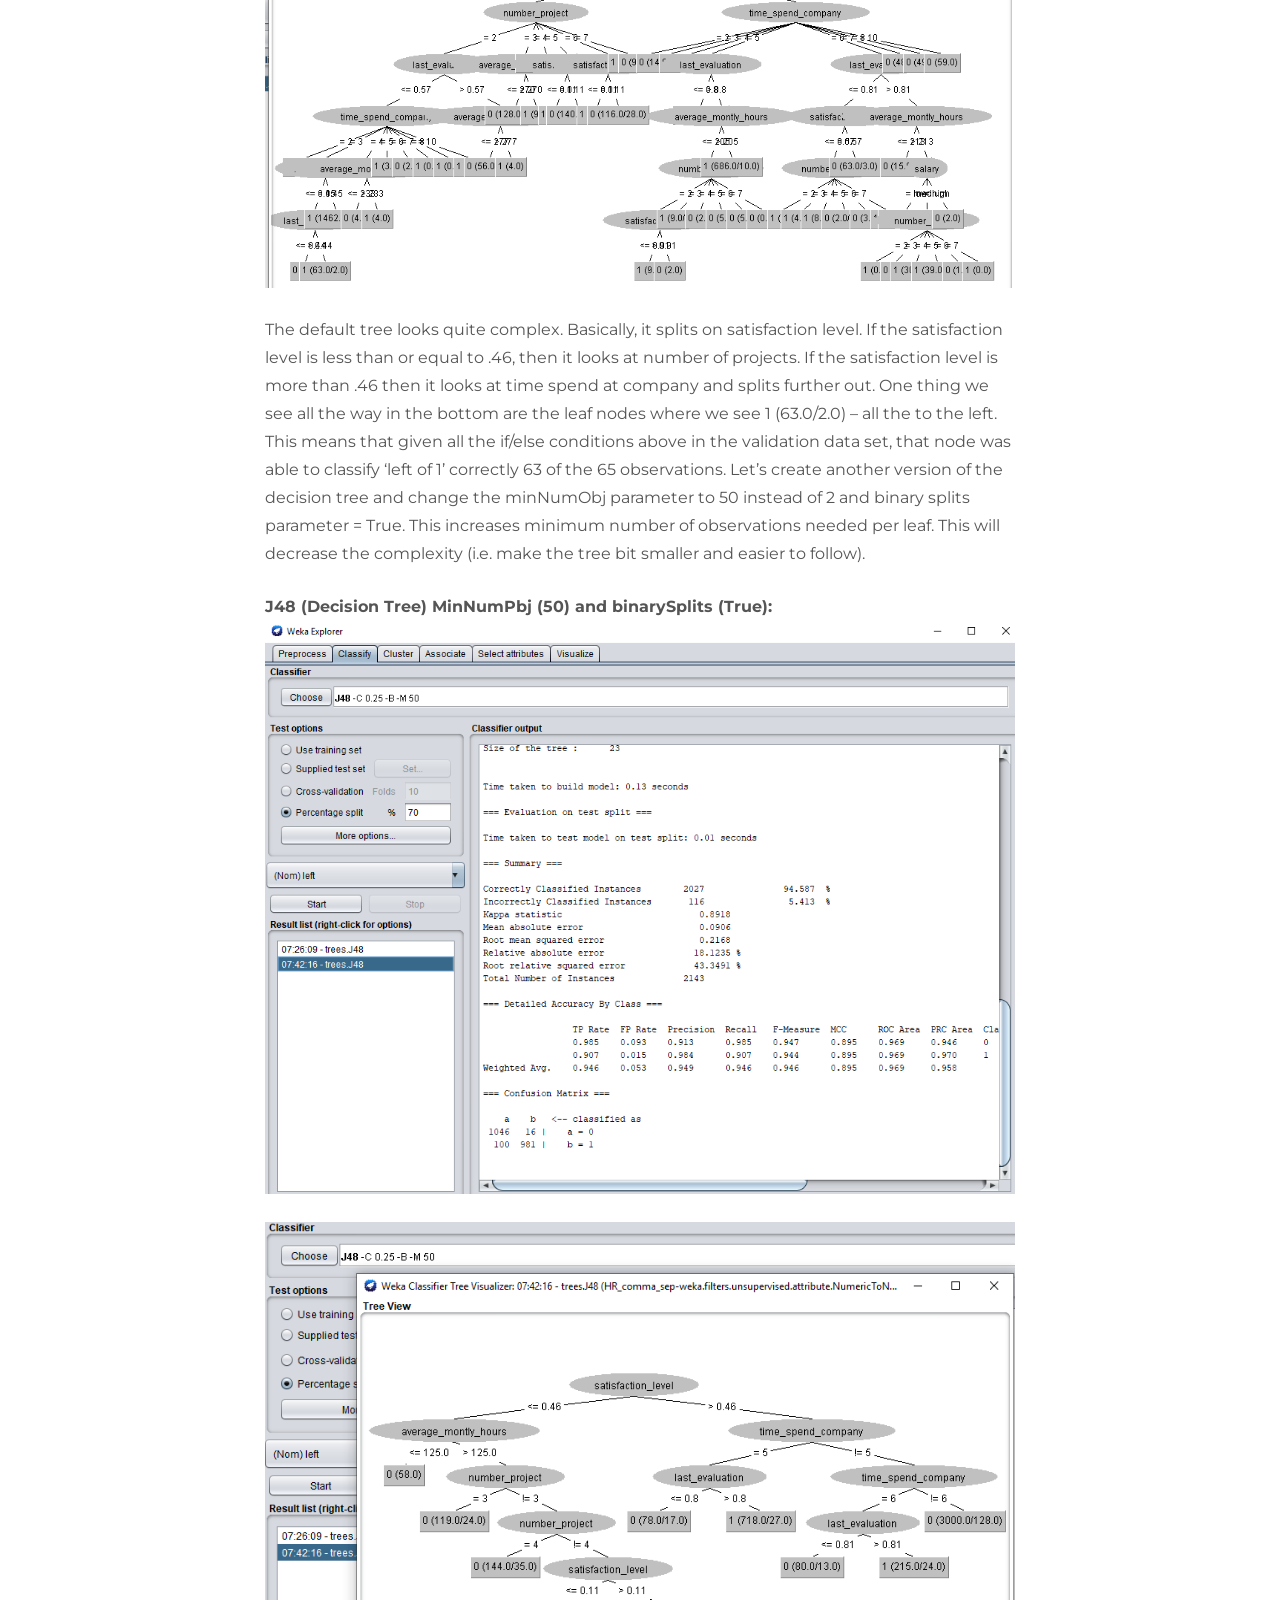
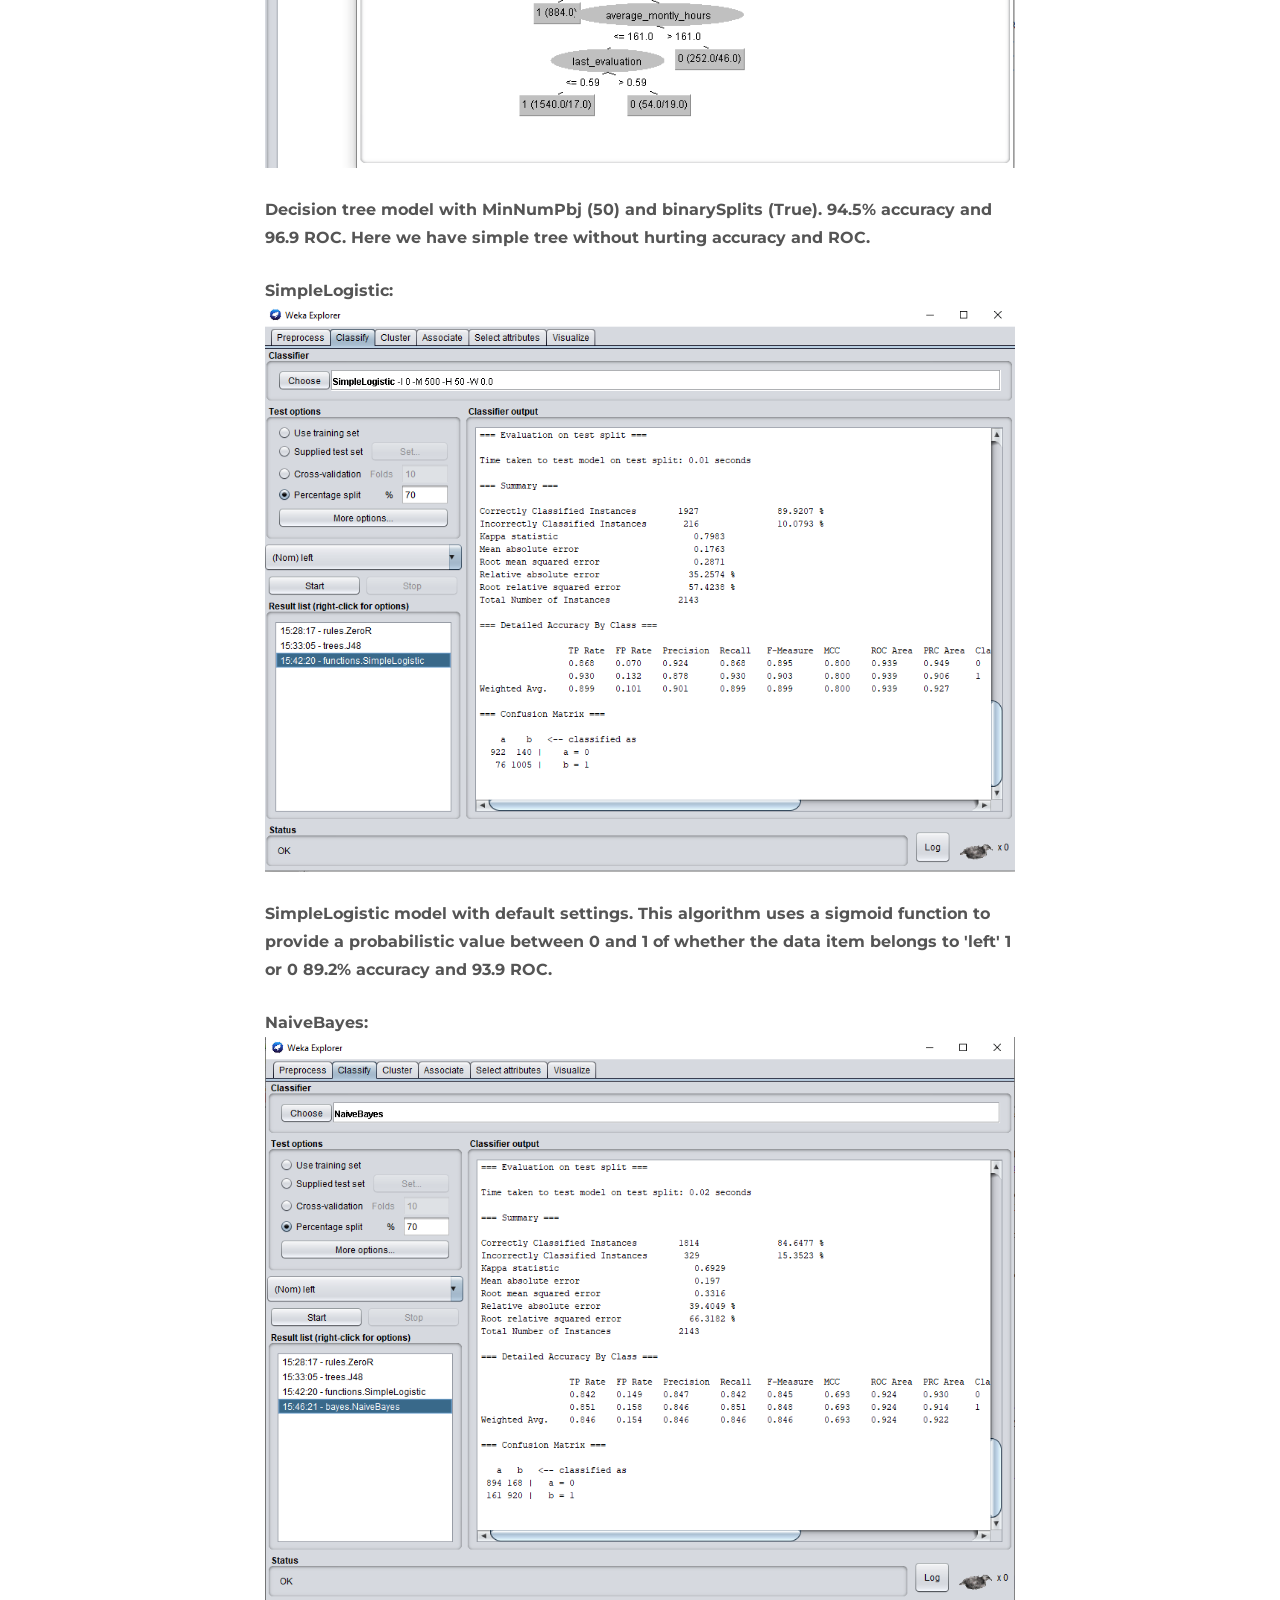
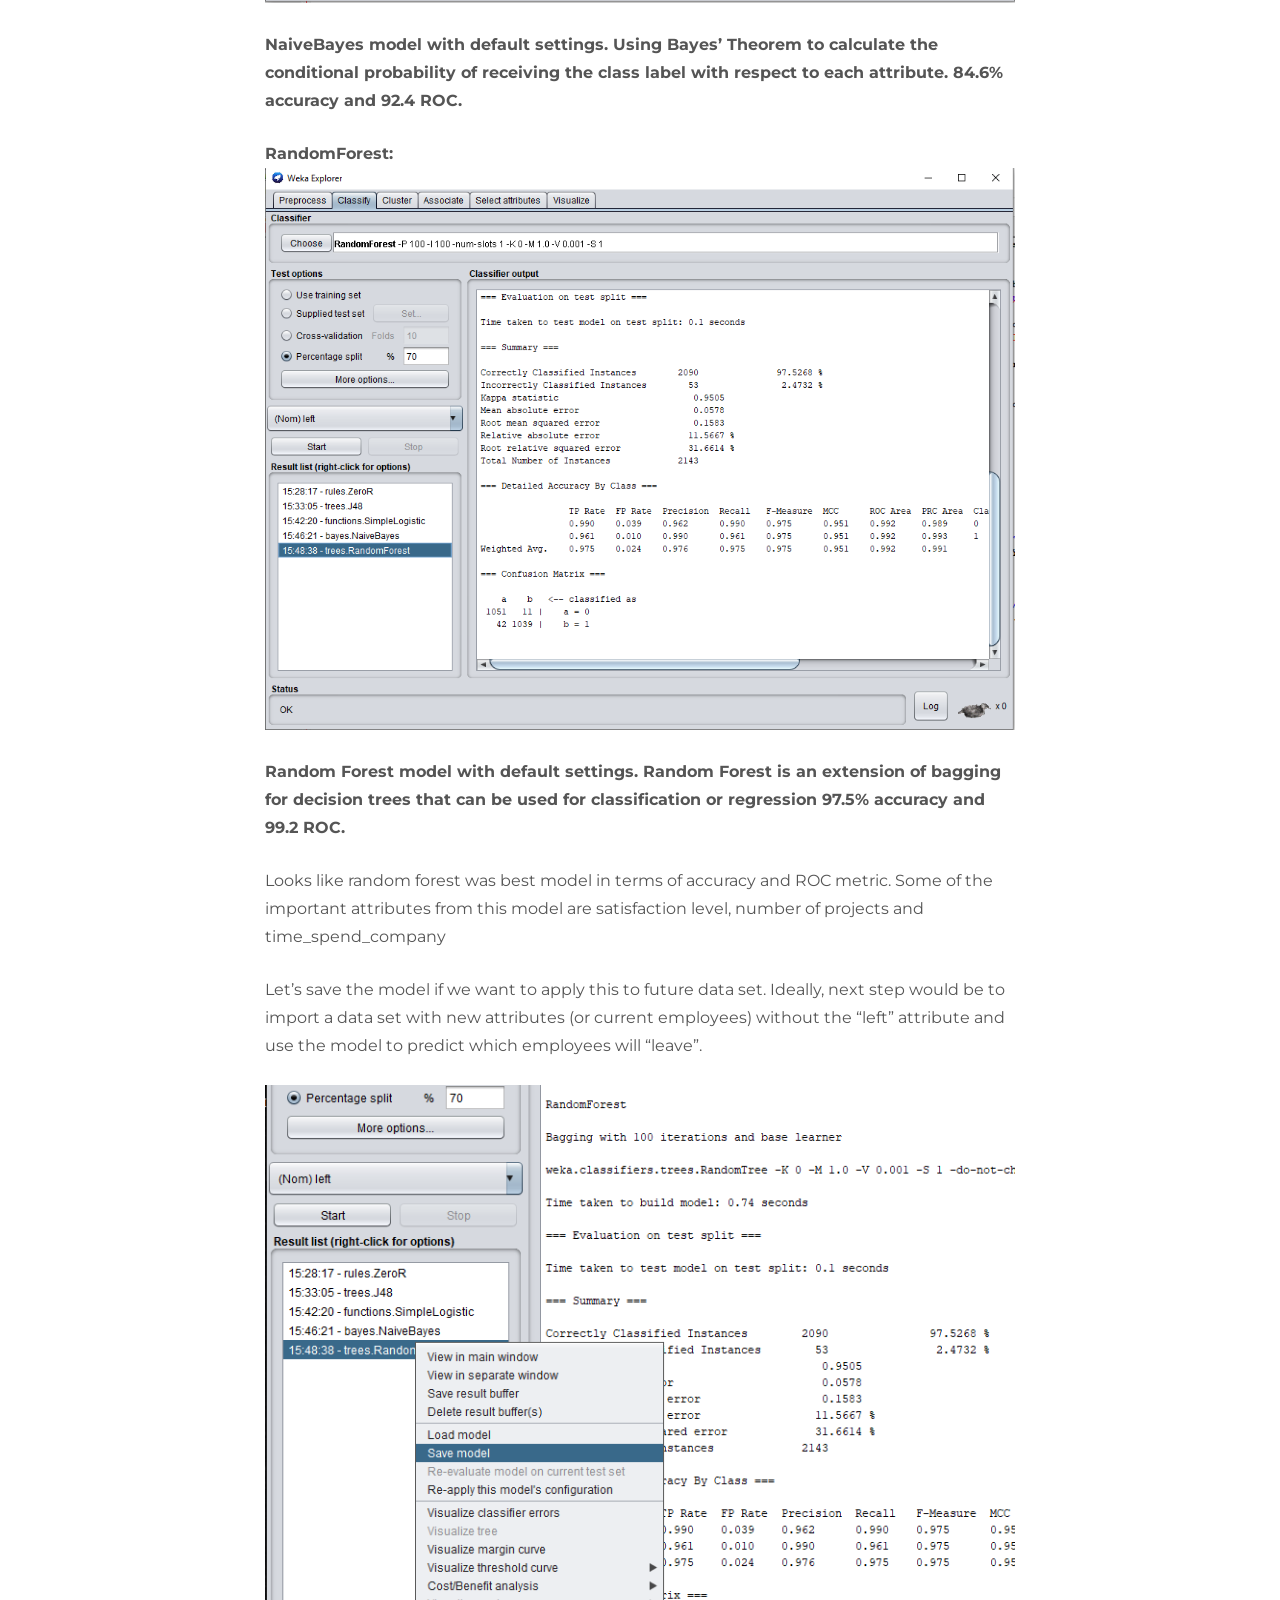
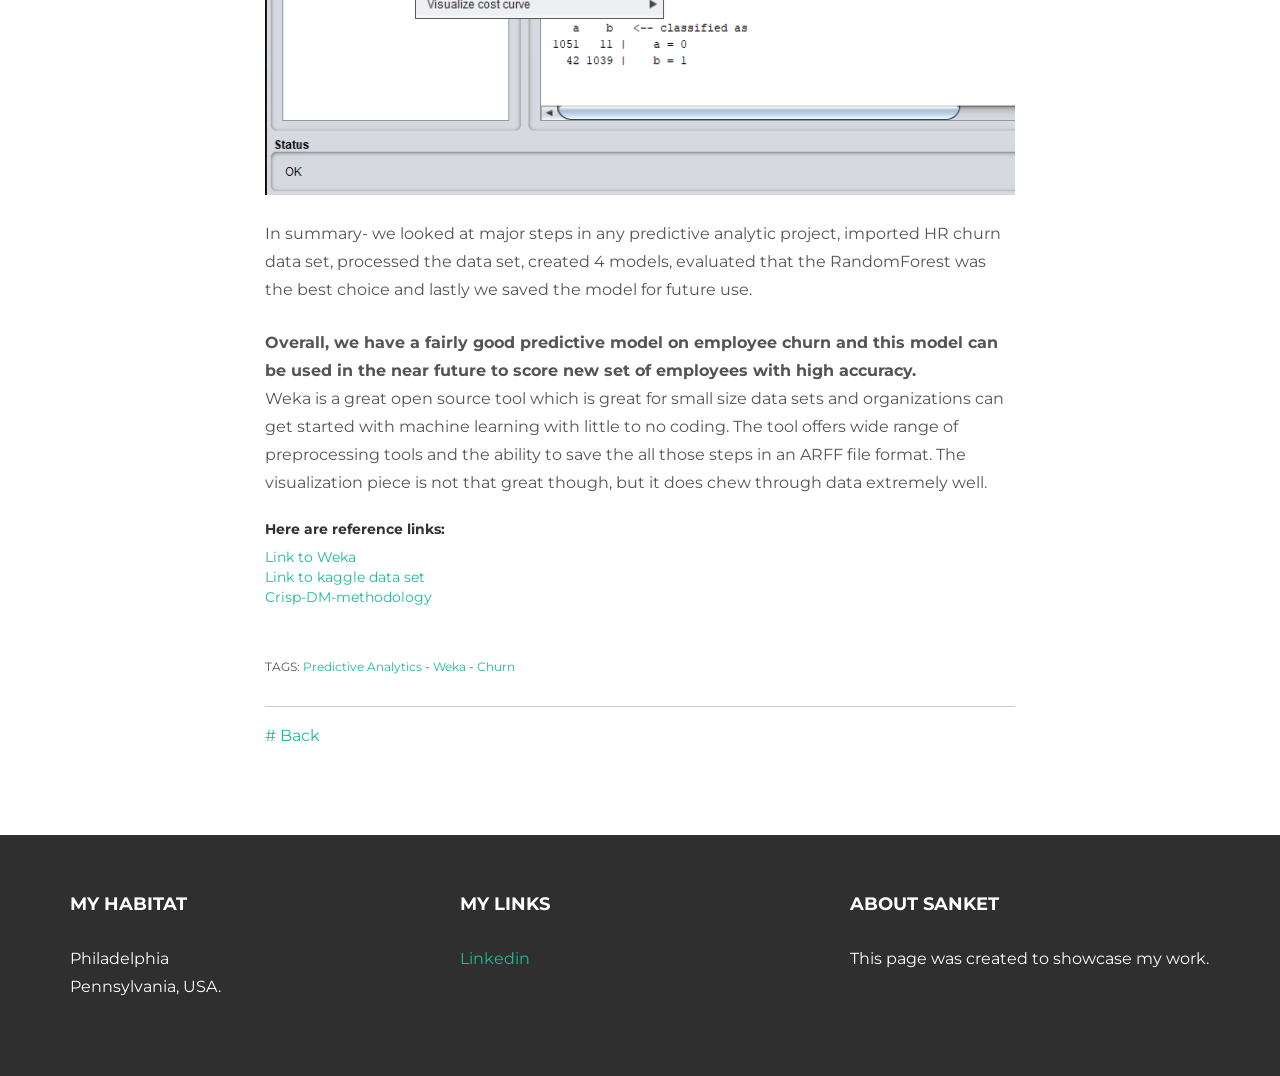
<file: work05.html>
<!DOCTYPE html>
<html lang="en">
  <head>
    <meta charset="utf-8">
    <meta http-equiv="X-UA-Compatible" content="IE=edge">
    <meta name="viewport" content="width=device-width, initial-scale=1.0">
    <meta name="description" content="">
    <meta name="author" content="">
    <link rel="shortcut icon" href="../../docs-assets/ico/favicon.png">

    <title>Sanket - Personal Site </title>

    <!-- Bootstrap core CSS -->
    <link href="assets/css/bootstrap.css" rel="stylesheet">


    <!-- Custom styles for this template -->
    <link href="assets/css/main.css" rel="stylesheet">

    <script src="https://code.jquery.com/jquery-1.10.2.min.js"></script>

    <!-- HTML5 shim and Respond.js IE8 support of HTML5 elements and media queries -->
    <!--[if lt IE 9]>
      <script src="https://oss.maxcdn.com/libs/html5shiv/3.7.0/html5shiv.js"></script>
      <script src="https://oss.maxcdn.com/libs/respond.js/1.3.0/respond.min.js"></script>
    <![endif]-->
  </head>

  <body>

    <!-- Static navbar -->
    <div class="navbar navbar-inverse navbar-static-top">
      <div class="container">
        <div class="navbar-header">
          <button type="button" class="navbar-toggle" data-toggle="collapse" data-target=".navbar-collapse">
            <span class="icon-bar"></span>
            <span class="icon-bar"></span>
            <span class="icon-bar"></span>
          </button>
          <a class="navbar-brand" href="index.html">SANKET</a>
        </div>
        <div class="navbar-collapse collapse">
          <ul class="nav navbar-nav navbar-right">
            <li><a href="work.html">Work</a></li>
            <li><a href="about.html">About</a></li>
			<li><a href="assets/cv/SANKET SHAH res_2020.pdf" target="_blank" >CV / Resume</a></li>
<!--             <li><a href="blog.html">Blog</a></li>
 -->            <li><a href="contact.html">Contact</a></li>
          </ul>
        </div><!--/.nav-collapse -->
      </div>
    </div>
	
	<!-- +++++ Post +++++ -->
	<div id="white">
	    <div class="container">
			<div class="row">
				<div class="col-lg-8 col-lg-offset-2">
					<p><img src="assets/img/sanket.jpg" width="50px" height="50px"> <ba>Sanket</ba></p>
					<p><bd>August 1, 2019</bd></p>
					<h4>Predicting Employee Churn</h4>
					<p><img class="img-responsive" src="assets/img/work/work_5_output/Employee_churn.png" alt=""></p>
					
					<p>Let’s look at predicting employee churn using Weka (Java based GUI tool – fast, easy to run and plenty of algorithms and data processing functionality. </p>
					
					<p>Before we begin let’s focus on the goal/objective. Why are we doing this in the first place? We all know that retaining customers is less costly then obtaining new ones.
					In any case, customers will eventually leave and move on but the longer a customer stays with the company/ product; the more sales/profit for the company.
					This holds true for employees as well. It can get expensive to constantly train and hire new employees.
					Not only it costs companies, but there is also a risk of disrupting the business in the process. 
					Now, some employee churn is okay and it may not be controllable but employers may find it useful to see what variables are driving high churn
					or what programs they can offer to prevent churn.</p>
					
					<p>For business problems such as these- I tend to use the CRISP-DM methodology. 
					The process starts from business understanding to data understanding to data preparation to modeling to evaluation to deployment.  </p>
					
					<p> The very first step should be to understand the problem at hand and make sure all the stakeholders are in alignment. 
					If you are answering the wrong question or going after the wrong objective, then the outcome will be incorrect as well. 
					Next comes the data understanding and data preparation- this will take majority of the time (at least 70% of the project) and one should be very comfortable on the features used in the data set. 
					Once that is completed then it’s the modeling step- here one should experiment with various technique and make sure the model makes sense. 
					Next comes the evaluation piece- where one should compare the performance of multiple models. One should also weight if model interpretability or model accuracy is more important. 
					It may be difficult to explain your neural network result to c-level executives even if the model comes out to be 96% accurate. 
					On the other hand, a decision tree model may work fine if it’s able to provide list of important features and it’s correct 92% of the time. 
					Once, the evaluation step is done, think about how the model can be deployed in the production systems or how can the business use that information for future decision making. 
					So many projects end up in a stage where they are not deployed and end up as a code on someone’s hard drive. </p>
					
					<p> Enough of the preliminary stuff. Let’s dig into the HR data set using Weka. <br/> Weka uses it’s own file type called .ARFF. This file type stores the meta data, any preprocessing work performed by the Weka and actual data all in one file. 
					Even though Weka prefers to use ARFF file types, we can still use .CSV to import the files initially and then save all preprocessing work in the ARFF file format once we are done.</p>
					
					<h6>Here, you can see that there are 14,999 observations, 10 features or attributes.</h6>
					<p><img class="img-responsive" src="assets/img/work/work_5_output/0_file_import.png" alt=""></p>
					
					<p>Let’s look at the visualization – click on “visualize all”</p>
					<p><img class="img-responsive" src="assets/img/work/work_5_output/1_visualize.png" alt=""></p>
					
					<p>Few things to note here- work_accident, promotion_last_5_years and ‘left’ are all binary variables. Weka interpreted as numeric.
					‘left’ attribute is what we are trying to predict- this should be class variable. 
					Additionally, if you click on ‘left’- the attribute appears to be highly unbalanced (3,571 churned vs the remaining still employed). 
					Time_Spend_company appears to be coming in as numeric- looking at the visualization it should be converted to nominal/ categorical value.</p>
					
					<p>In the preprocess window, we can go thru each attribute and see basic stats such as: type, number and percent of missing, distinct values, if numeric then (min, max, mean, stdDev, if nominal then (count).</p>
					<p>Make sure class variable is still selected as 'left'.</p>
					
					<p>First, let’s convert numeric attributes to nominal. Filters > unsupervised > Attribute > NumericToNominal. Enter (5,6,7,10) in the attributeIndices. </p>
					<p><img class="img-responsive" src="assets/img/work/work_5_output/Numeric_nominal_2.png" alt=""></p>

					<p>Next, lets take care for the class unbalanced issue. Filters > Supervised > Instance > SpreadSubSample. Enter 1 in the distributeSpread parameter.</p>
					<p><img class="img-responsive" src="assets/img/work/work_5_output/sub_sample_3.png" alt=""></p>
					
					<p>After applying the SpreadSubSample- lets look at the visualization to see if it worked.</p>
					<p><img class="img-responsive" src="assets/img/work/work_5_output/sub_sample_3.1.png" alt=""></p>

					<p>Everything looks good now. let’s shift to classify tab. Here, we can pick various classifiers and generate models. We will do 70/30 split 9meaning 70% training and remaining 30% validation).  <br/>
					Let's run the following: <br/>
					<b>
					J48 (Decision Tree)<br/>
					SimpleLogistic <br/>
					NaiveBayes <br/>
					RandomForest <br/> </b>
					</p>
										
					<p> <b>J48 (Decision Tree) Default settings:  
					<img class="img-responsive" src="assets/img/work/work_5_output/j48_6.png" alt=""> <br/>
					Decision tree model with default settings. 94.6% accuracy and 96.9 ROC. </b>
					</p>
					
					<p> <b>Decision tree:  </b>
					<img class="img-responsive" src="assets/img/work/work_5_output/j48_6_tree.png" alt=""> <br/>
					The default tree looks quite complex. Basically, it splits on satisfaction level. 
					If the satisfaction level is less than or equal to .46, then it looks at number of projects. 
					If the satisfaction level is more than .46 then it looks at time spend at company and splits further out. 
					One thing we see all the way in the bottom are the leaf nodes where we see 1 (63.0/2.0) – all the to the left. 
					This means that given all the if/else conditions above in the validation data set, that node was able to classify ‘left of 1’ correctly 63 of the 65 observations. 
					Let’s create another version of the decision tree and change the minNumObj parameter to 50 instead of 2 and binary splits parameter = True. 
					This increases minimum number of observations needed per leaf. This will decrease the complexity (i.e. make the tree bit smaller and easier to follow). 					
					</p>
					
					<p> <b>J48 (Decision Tree) MinNumPbj (50) and binarySplits (True):  
					<img class="img-responsive" src="assets/img/work/work_5_output/j48_7.png" alt=""> <br/>
					<img class="img-responsive" src="assets/img/work/work_5_output/j48_7_tree.png" alt=""> <br/>
					Decision tree model with MinNumPbj (50) and binarySplits (True). 94.5% accuracy and 96.9 ROC. Here we have simple tree without hurting accuracy and ROC. </b>
					</p>
					
					
					<p> <b>SimpleLogistic:  
					<img class="img-responsive" src="assets/img/work/work_5_output/simple_logistic_7.png" alt=""> <br/>
					SimpleLogistic model with default settings. This algorithm uses a sigmoid function to provide a probabilistic value between 0 and 1 of whether 
					the data item belongs to 'left' 1 or 0
					89.2% accuracy and 93.9 ROC. </b>
					</p>
					
					<p> <b>NaiveBayes:  
					<img class="img-responsive" src="assets/img/work/work_5_output/naiveBayes_8.png" alt=""> <br/>
					NaiveBayes model with default settings. Using Bayes’ Theorem to calculate the conditional probability of receiving the class label with respect to each attribute.
					84.6% accuracy and 92.4 ROC. </b>
					</p>
					
					<p> <b>RandomForest:  
					<img class="img-responsive" src="assets/img/work/work_5_output/random_forest_9.png" alt=""> <br/>
					Random Forest model with default settings. Random Forest is an extension of bagging for decision trees that can be used for classification or regression
					97.5% accuracy and 99.2 ROC. </b>
					</p>
					
					<p>Looks like random forest was best model in terms of accuracy and ROC metric. 
					Some of the important attributes from this model are satisfaction level, number of projects and time_spend_company</p>
					
					<p>Let’s save the model if we want to apply this to future data set. Ideally, next step would be to import a data set with new attributes (or current employees) 
					without the “left” attribute and use the model to predict which employees will “leave”.  </p>
					
					<p><img class="img-responsive" src="assets/img/work/work_5_output/model_save10.png" alt=""></p>
					
					<p>In summary- we looked at major steps in any predictive analytic project, imported HR churn data set, processed the data set, created 4 models, evaluated that the RandomForest was the best choice and lastly we saved the model for future use.    </p>
					
					<p> <b>Overall, we have a fairly good predictive model on employee churn and this model can be used in the near future to score new set of employees with high accuracy. </b> <br/> 
					Weka is a great open source tool which is great for small size data sets and organizations can get started with machine learning with little to no coding. The tool offers wide range of preprocessing tools and the ability to save the all those steps in an ARFF file format. The visualization piece is not that great though, but it does chew through data extremely well. </p>
					<p>   </p>
					
					<p>
						<h5>Here are reference links:</h5>
						<a href="https://www.cs.waikato.ac.nz/ml/weka/" target="_blank title="Go to Weka">Link to Weka</a><br/>
						<a href="https://www.kaggle.com/pankeshpatel/hrcommasep" target="_blank1 title="Go to kaggle">Link to kaggle data set</a><br/>
						<a href="https://www.sv-europe.com/crisp-dm-methodology/" title="Go to CRISP-DM" target="_blank2">Crisp-DM-methodology</a></br>
					</p>

					
					<p></p>
					<br>
					<p><bt>TAGS: <a href="#">Predictive Analytics</a> - <a href="#">Weka</a> - <a href="#">Churn</a> </bt></p>
					<hr>
					<p><a href="work.html"># Back</a></p>
				</div>

			</div><!-- /row -->
	    </div> <!-- /container -->
	</div><!-- /white -->
	
	
	
	
	<!-- +++++ Footer Section +++++ -->
	
	<div id="footer">
		<div class="container">
			<div class="row">
				<div class="col-lg-4">
					<h4>MY HABITAT</h4>
					<p>
						Philadelphia<br/>
						Pennsylvania, USA.
					</p>
				</div><!-- /col-lg-4 -->
				
				<div class="col-lg-4">
					<h4>My Links</h4>
					<p>
<!-- 						<a href="#">Dribbble</a><br/>
						<a href="#">Twitter</a><br/> -->
						<a href="https://bit.ly/2L8HV0v" target="_blank3" >Linkedin</a>
					</p>
				</div><!-- /col-lg-4 -->
				
				<div class="col-lg-4">
					<h4>About SANKET</h4>
					<p>This page was created to showcase my work.</p>
				</div><!-- /col-lg-4 -->
			
			</div>
		
		</div>
	</div>
	

    <!-- Bootstrap core JavaScript
    ================================================== -->
    <!-- Placed at the end of the document so the pages load faster -->
    <script src="assets/js/bootstrap.min.js"></script>
  </body>
</html>
</file>
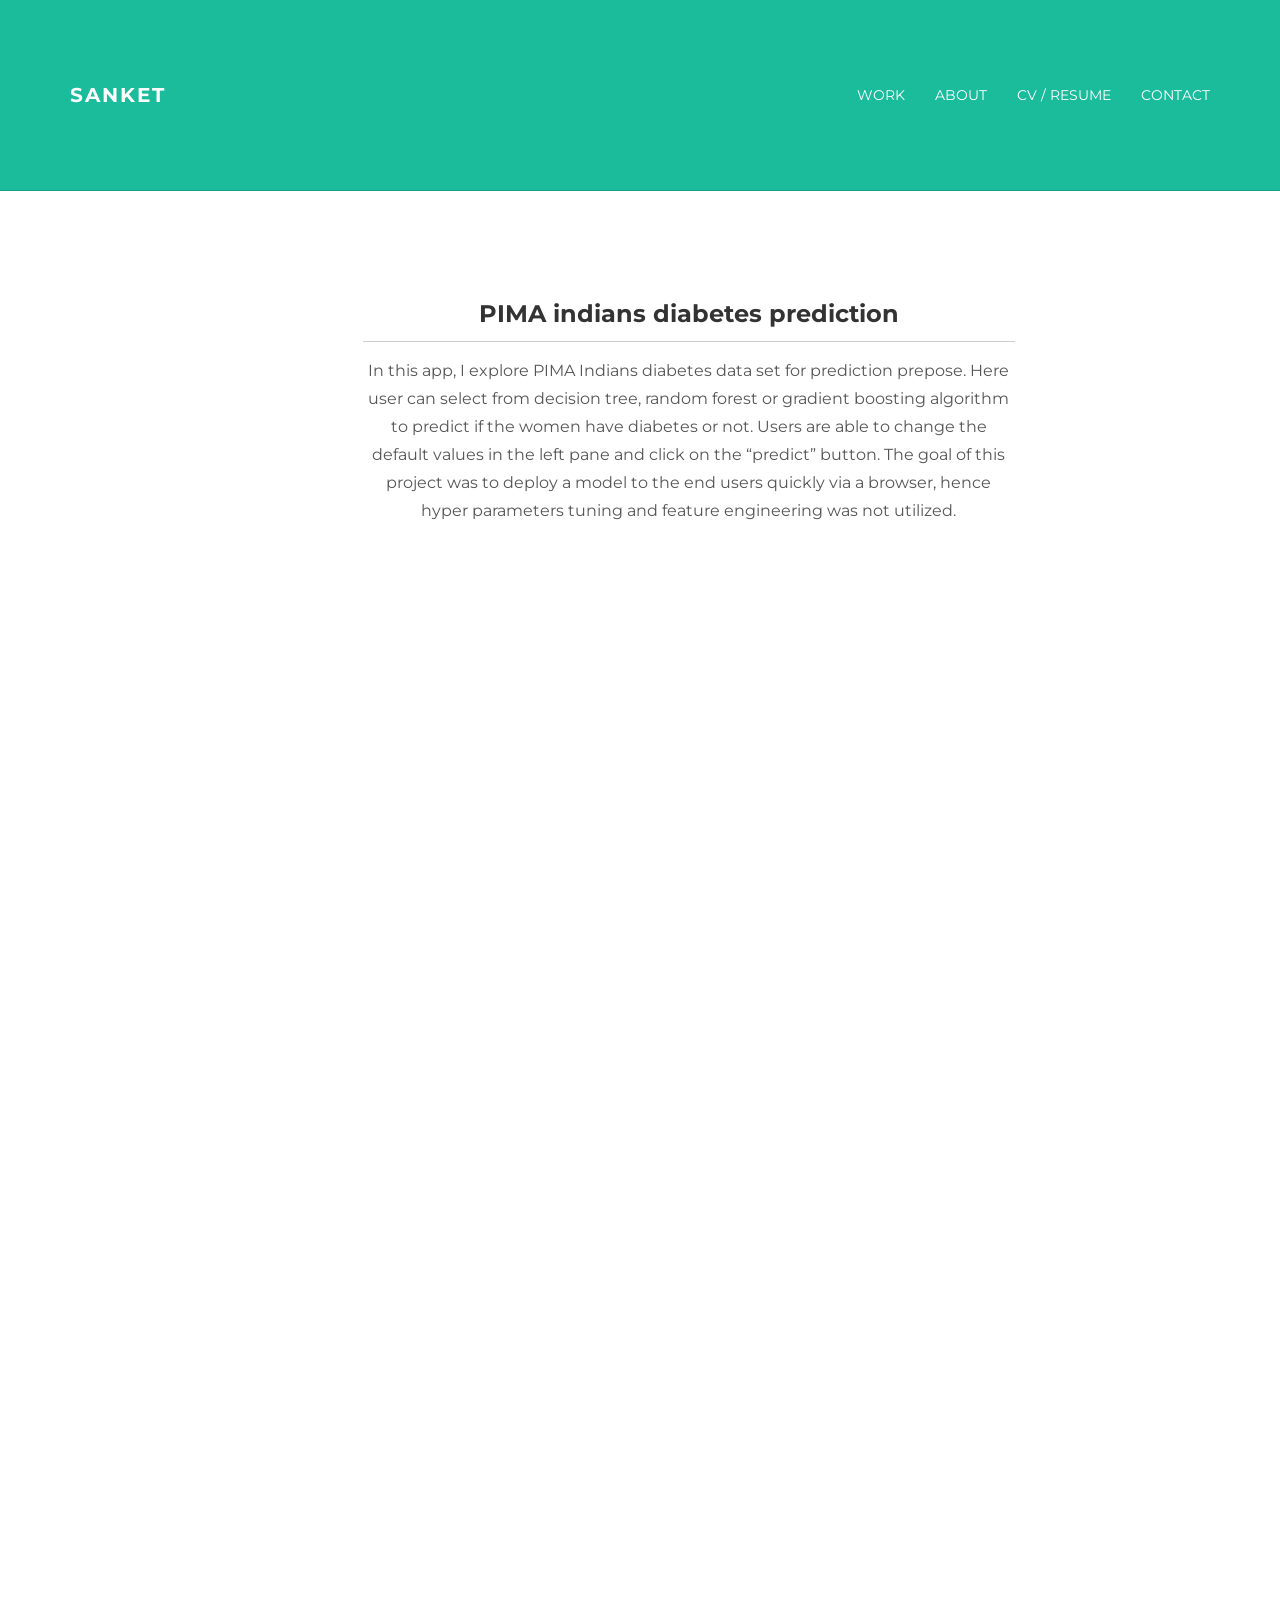
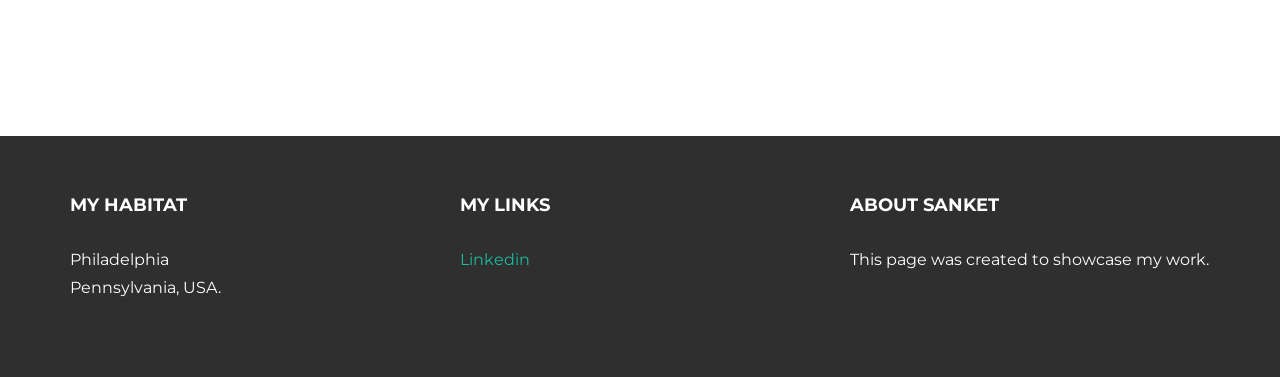
<file: work06.html>
<!DOCTYPE html>
<html lang="en">
  <head>
    <meta charset="utf-8">
    <meta http-equiv="X-UA-Compatible" content="IE=edge">
    <meta name="viewport" content="width=device-width, initial-scale=1.0">
    <meta name="description" content="">
    <meta name="author" content="">
    <link rel="shortcut icon" href="../../docs-assets/ico/favicon.png">

    <title>Sanket - Personal Site </title>

    <!-- Bootstrap core CSS -->
    <link href="assets/css/bootstrap.css" rel="stylesheet">


    <!-- Custom styles for this template -->
    <link href="assets/css/main.css" rel="stylesheet">

    <script src="https://code.jquery.com/jquery-1.10.2.min.js"></script>
    <script src="assets/js/hover.zoom.js"></script>
    <script src="assets/js/hover.zoom.conf.js"></script>

    <!-- HTML5 shim and Respond.js IE8 support of HTML5 elements and media queries -->
    <!--[if lt IE 9]>
      <script src="https://oss.maxcdn.com/libs/html5shiv/3.7.0/html5shiv.js"></script>
      <script src="https://oss.maxcdn.com/libs/respond.js/1.3.0/respond.min.js"></script>
    <![endif]-->
  </head>

  <body>

    <!-- Static navbar -->
    <div class="navbar navbar-inverse navbar-static-top">
      <div class="container">
        <div class="navbar-header">
          <button type="button" class="navbar-toggle" data-toggle="collapse" data-target=".navbar-collapse">
            <span class="icon-bar"></span>
            <span class="icon-bar"></span>
            <span class="icon-bar"></span>
          </button>
          <a class="navbar-brand" href="index.html">SANKET</a>
        </div>
        <div class="navbar-collapse collapse">
          <ul class="nav navbar-nav navbar-right">
            <li><a href="work.html">Work</a></li>
            <li><a href="about.html">About</a></li>
			<li><a href="assets/cv/SANKET SHAH res_2020.pdf" target="_blank" >CV / Resume</a></li>
<!--             <li><a href="blog.html">Blog</a></li>
 -->            <li><a href="contact.html">Contact</a></li>
          </ul>
        </div><!--/.nav-collapse -->
      </div>
    </div>
	
	
	<!-- +++++ Projects Section +++++ -->
	
	<div class="container pt">
		<div class="row mt">
			<div class="col-lg-7 col-lg-offset-3 centered">
				<h3>PIMA indians diabetes prediction</h3>
				<hr>
				<p>In this app, I explore PIMA Indians diabetes data set for prediction prepose. Here user can select from decision tree, random forest or gradient boosting algorithm to predict if the women have diabetes or not. Users are able to change the default values in the left pane and click on the “predict” button. The goal of this project was to deploy a model to the end users quickly via a browser, hence hyper parameters tuning and feature engineering was not utilized. </p>
        
        <iframe
        src="https://sanket891-diabetes-diabetes-app-mwdg84.streamlit.app/?embed=true"
        height="1050" width="960" frameborder="0"
        ></iframe>
      
        
        </div>
		</div>
		<div class="row mt centered">	
			<div class="col-lg-7 col-lg-offset-0">

		</div>
		</div><!-- /row -->
	</div><!-- /container -->
	
	
	<!-- +++++ Footer Section +++++ -->
	
	<div id="footer">
		<div class="container">
			<div class="row">
				<div class="col-lg-4">
					<h4>MY HABITAT</h4>
					<p>
						Philadelphia<br/>
						Pennsylvania, USA.
					</p>
				</div><!-- /col-lg-4 -->
				
				<div class="col-lg-4">
					<h4>My Links</h4>
					<p>
<!-- 						<a href="#">Dribbble</a><br/>
						<a href="#">Twitter</a><br/> -->
						<a href="https://bit.ly/2L8HV0v" target="_blank" >Linkedin</a>
					</p>
				</div><!-- /col-lg-4 -->
				
				<div class="col-lg-4">
					<h4>About SANKET</h4>
					<p>This page was created to showcase my work.</p>
				</div><!-- /col-lg-4 -->
			
			</div>
		
		</div>
	</div>
	

    <!-- Bootstrap core JavaScript
    ================================================== -->
    <!-- Placed at the end of the document so the pages load faster -->
    <script src="assets/js/bootstrap.min.js"></script>
  </body>
</html>
</file>
<file: styles.css>
/* Reset and Base Styles */
* {
    margin: 0;
    padding: 0;
    box-sizing: border-box;
}

body {
    font-family: 'Inter', -apple-system, BlinkMacSystemFont, 'Segoe UI', Roboto, sans-serif;
    line-height: 1.6;
    color: #333;
    background: linear-gradient(135deg, #f5f7fa 0%, #c3cfe2 100%);
    min-height: 100vh;
}

.container {
    max-width: 1200px;
    margin: 0 auto;
    padding: 0 20px;
}

/* Hero Section */
.hero {
    padding: 50px 0;
    min-height: 85vh;
    display: flex;
    align-items: center;
}

.hero-content {
    display: flex;
    flex-direction: column;
    align-items: center;
    justify-content: center;
    text-align: center;
    max-width: 1200px;
    margin: 0 auto;
    gap: 40px;
}

.profile-section {
    display: flex;
    flex-direction: column;
    align-items: center;
    text-align: center;
    width: 100%;
    max-width: 600px;
}

.profile-image {
    margin-bottom: 30px;
}

.avatar {
    width: 180px;
    height: 180px;
    background: linear-gradient(135deg, #667eea 0%, #764ba2 100%);
    border-radius: 50%;
    display: flex;
    align-items: center;
    justify-content: center;
    box-shadow: 0 20px 40px rgba(0, 0, 0, 0.1);
    border: 4px solid white;
}

.avatar i {
    font-size: 48px;
    color: white;
}

.profile-photo {
    width: 100%;
    height: 100%;
    object-fit: cover;
    border-radius: 50%;
}

.profile-info h1.name {
    font-size: 3.5rem;
    font-weight: 700;
    color: #2c3e50;
    margin-bottom: 10px;
    text-shadow: 0 2px 4px rgba(0, 0, 0, 0.1);
}

.profile-info h2.title {
    font-size: 1.8rem;
    font-weight: 600;
    color: #34495e;
    margin-bottom: 8px;
}

.profile-info .subtitle {
    font-size: 1.2rem;
    color: #5a6c7d;
    margin-bottom: 30px;
}

.expertise-tags {
    display: flex;
    flex-wrap: wrap;
    gap: 12px;
}

.tag {
    background: rgba(255, 255, 255, 0.8);
    color: #2c3e50;
    padding: 8px 16px;
    border-radius: 25px;
    font-size: 0.9rem;
    font-weight: 500;
    backdrop-filter: blur(10px);
    border: 1px solid rgba(255, 255, 255, 0.5);
    transition: all 0.3s ease;
}

.tag:hover {
    background: rgba(255, 255, 255, 0.9);
    transform: translateY(-2px);
    box-shadow: 0 4px 12px rgba(0, 0, 0, 0.1);
}

/* CTA Section */
.cta-section {
    display: flex;
    flex-direction: column;
    gap: 30px;
    align-items: center;
    justify-content: center;
    width: 100%;
    max-width: 600px;
}

.highlights-card {
    background: rgba(255, 255, 255, 0.95);
    border-radius: 20px;
    padding: 35px;
    box-shadow: 0 20px 40px rgba(0, 0, 0, 0.1);
    backdrop-filter: blur(10px);
    border: 1px solid rgba(255, 255, 255, 0.2);
    transition: transform 0.3s ease, box-shadow 0.3s ease;
}

.highlights-card:hover {
    transform: translateY(-5px);
    box-shadow: 0 25px 50px rgba(0, 0, 0, 0.15);
}

.highlights-header {
    display: flex;
    align-items: center;
    gap: 12px;
    margin-bottom: 25px;
    color: #667eea;
    font-weight: 600;
    font-size: 1.2rem;
}

.highlights-header i {
    font-size: 1.4rem;
    background: linear-gradient(135deg, #667eea 0%, #764ba2 100%);
    -webkit-background-clip: text;
    -webkit-text-fill-color: transparent;
    background-clip: text;
}

.highlight-intro {
    margin-bottom: 30px;
}

.highlight-intro p {
    color: #666;
    font-size: 1.05rem;
    line-height: 1.6;
    font-weight: 500;
}

.highlights-grid {
    display: grid;
    grid-template-columns: repeat(2, 1fr);
    gap: 25px;
}

.highlight-item {
    display: flex;
    align-items: flex-start;
    gap: 15px;
    padding: 20px;
    background: rgba(102, 126, 234, 0.05);
    border-radius: 15px;
    border: 1px solid rgba(102, 126, 234, 0.1);
    transition: all 0.3s ease;
}

.highlight-item:hover {
    background: rgba(102, 126, 234, 0.1);
    transform: translateY(-2px);
    box-shadow: 0 8px 20px rgba(102, 126, 234, 0.15);
}

.highlight-icon {
    flex-shrink: 0;
    width: 50px;
    height: 50px;
    background: linear-gradient(135deg, #667eea 0%, #764ba2 100%);
    border-radius: 12px;
    display: flex;
    align-items: center;
    justify-content: center;
    box-shadow: 0 4px 12px rgba(102, 126, 234, 0.3);
}

.highlight-icon i {
    color: white;
    font-size: 1.2rem;
}

.highlight-text h4 {
    color: #333;
    font-size: 1.1rem;
    font-weight: 600;
    margin-bottom: 5px;
}

.highlight-text p {
    color: #666;
    font-size: 0.9rem;
    line-height: 1.5;
    margin: 0;
}

.action-buttons {
    display: flex;
    gap: 15px;
    flex-wrap: wrap;
    justify-content: center;
    align-items: center;
}

.btn {
    padding: 15px 30px;
    border: none;
    border-radius: 12px;
    font-size: 1rem;
    font-weight: 600;
    cursor: pointer;
    transition: all 0.3s ease;
    display: flex;
    align-items: center;
    gap: 10px;
    text-decoration: none;
    min-width: 180px;
    justify-content: center;
}

.btn-primary {
    background: linear-gradient(135deg, #667eea 0%, #764ba2 100%);
    color: white;
    box-shadow: 0 8px 25px rgba(102, 126, 234, 0.3);
}

.btn-primary:hover {
    transform: translateY(-3px);
    box-shadow: 0 12px 35px rgba(102, 126, 234, 0.4);
}

.btn-secondary {
    background: rgba(255, 255, 255, 0.9);
    color: #667eea;
    border: 2px solid rgba(102, 126, 234, 0.3);
    backdrop-filter: blur(10px);
}

.btn-secondary:hover {
    background: white;
    transform: translateY(-3px);
    box-shadow: 0 8px 25px rgba(0, 0, 0, 0.1);
}

/* Education & Certifications Section */
.education {
    padding: 40px 0;
    margin: 20px 0;
}

.education-content {
    text-align: center;
}

.education-content h3 {
    color: #2c3e50;
    font-size: 2rem;
    margin-bottom: 40px;
    font-weight: 600;
}

.education-cert-container {
    background: rgba(255, 255, 255, 0.95);
    border-radius: 20px;
    padding: 40px;
    box-shadow: 0 20px 40px rgba(0, 0, 0, 0.1);
    backdrop-filter: blur(10px);
    border: 1px solid rgba(255, 255, 255, 0.2);
    max-width: 800px;
    margin: 0 auto;
    transition: transform 0.3s ease, box-shadow 0.3s ease;
}

.education-cert-container:hover {
    transform: translateY(-5px);
    box-shadow: 0 25px 50px rgba(0, 0, 0, 0.15);
}

.education-section,
.certifications-section {
    margin-bottom: 30px;
}

.education-section:last-child,
.certifications-section:last-child {
    margin-bottom: 0;
}

.section-header {
    display: flex;
    align-items: center;
    gap: 12px;
    margin-bottom: 20px;
    color: #667eea;
    font-weight: 600;
    font-size: 1.2rem;
}

.section-header i {
    font-size: 1.3rem;
}

.education-list {
    text-align: left;
}

.education-item {
    margin-bottom: 15px;
    padding-bottom: 15px;
    border-bottom: 1px solid rgba(102, 126, 234, 0.1);
}

.education-item:last-child {
    border-bottom: none;
    margin-bottom: 0;
    padding-bottom: 0;
}

.education-item h5 {
    color: #333;
    font-size: 1.1rem;
    font-weight: 600;
    margin-bottom: 5px;
}

.education-item p {
    color: #666;
    font-size: 0.95rem;
    margin: 0;
}

.certifications-pills {
    display: flex;
    flex-wrap: wrap;
    gap: 12px;
    text-align: left;
}

.cert-pill {
    background: linear-gradient(135deg, #667eea 0%, #764ba2 100%);
    color: white;
    padding: 8px 16px;
    border-radius: 25px;
    font-size: 0.9rem;
    font-weight: 500;
    box-shadow: 0 4px 12px rgba(102, 126, 234, 0.2);
    transition: all 0.3s ease;
    cursor: pointer;
}

.cert-pill:hover {
    transform: translateY(-2px);
    box-shadow: 0 6px 20px rgba(102, 126, 234, 0.3);
}

/* Open Resume Button Section */
.resume-button-section {
    padding: 20px 0;
    margin: 10px 0;
    text-align: center;
}

.resume-button-container {
    display: flex;
    justify-content: center;
    align-items: center;
}

/* My Highlights Section */
.highlights {
    padding: 40px 0;
    margin: 20px 0;
}

.highlights-content {
    text-align: center;
}

.highlights-content h3 {
    color: #2c3e50;
    font-size: 2rem;
    margin-bottom: 30px;
    font-weight: 600;
}

/* Technical Skills Section */
.technical-skills {
    padding: 30px 0;
    margin: 10px 0;
}

.skills-content {
    text-align: center;
}

.skills-content h3 {
    color: #2c3e50;
    font-size: 2rem;
    margin-bottom: 30px;
    font-weight: 600;
}



.word-cloud-container {
    background: rgba(255, 255, 255, 0.95);
    border-radius: 20px;
    padding: 40px;
    box-shadow: 0 20px 40px rgba(0, 0, 0, 0.1);
    backdrop-filter: blur(10px);
    border: 1px solid rgba(255, 255, 255, 0.2);
    margin: 0 auto;
    max-width: 900px;
}

.word-cloud {
    display: flex;
    flex-wrap: wrap;
    justify-content: center;
    align-items: center;
    gap: 12px;
    min-height: 280px;
    position: relative;
}

.skill-word {
    display: inline-block;
    padding: 8px 16px;
    border-radius: 25px;
    font-weight: 600;
    transition: all 0.3s ease;
    cursor: pointer;
    user-select: none;
    animation: fadeInUp 0.6s ease-out;
    animation-fill-mode: both;
    position: relative;
}

@keyframes pulse {
    0%, 100% {
        transform: scale(1);
    }
    50% {
        transform: scale(1.02);
    }
}

.skill-word:nth-child(odd) {
    animation: fadeInUp 0.6s ease-out, pulse 3s ease-in-out infinite;
    animation-delay: calc(var(--i) * 0.1s), 2s;
}

.skill-word:nth-child(even) {
    animation: fadeInUp 0.6s ease-out, pulse 3s ease-in-out infinite reverse;
    animation-delay: calc(var(--i) * 0.1s), 2.5s;
}

.skill-word:hover {
    transform: scale(1.05) translateY(-2px);
    box-shadow: 0 6px 18px rgba(102, 126, 234, 0.4);
    border-color: rgba(255, 255, 255, 0.4);
}

.skill-large {
    font-size: 0.95rem;
    background: linear-gradient(135deg, #667eea 0%, #764ba2 100%);
    color: white;
    padding: 6px 14px;
    box-shadow: 0 4px 15px rgba(102, 126, 234, 0.3);
    border: 1px solid rgba(255, 255, 255, 0.2);
    backdrop-filter: blur(5px);
    position: relative;
    overflow: hidden;
}

.skill-large::before {
    content: '';
    position: absolute;
    top: 0;
    left: -100%;
    width: 100%;
    height: 100%;
    background: linear-gradient(90deg, transparent, rgba(255, 255, 255, 0.2), transparent);
    transition: left 0.5s ease;
}

.skill-large:hover::before {
    left: 100%;
}

.skill-medium {
    font-size: 1.1rem;
    background: rgba(102, 126, 234, 0.15);
    color: #667eea;
    border: 2px solid rgba(102, 126, 234, 0.3);
}

.skill-small {
    font-size: 0.9rem;
    background: rgba(102, 126, 234, 0.1);
    color: #667eea;
    border: 1px solid rgba(102, 126, 234, 0.2);
}

/* Animation delays for word cloud */
.skill-word:nth-child(1) { animation-delay: 0.1s; }
.skill-word:nth-child(2) { animation-delay: 0.2s; }
.skill-word:nth-child(3) { animation-delay: 0.3s; }
.skill-word:nth-child(4) { animation-delay: 0.4s; }
.skill-word:nth-child(5) { animation-delay: 0.5s; }
.skill-word:nth-child(6) { animation-delay: 0.6s; }
.skill-word:nth-child(7) { animation-delay: 0.7s; }
.skill-word:nth-child(8) { animation-delay: 0.8s; }
.skill-word:nth-child(9) { animation-delay: 0.9s; }
.skill-word:nth-child(10) { animation-delay: 1.0s; }
.skill-word:nth-child(11) { animation-delay: 1.1s; }
.skill-word:nth-child(12) { animation-delay: 1.2s; }
.skill-word:nth-child(13) { animation-delay: 1.3s; }
.skill-word:nth-child(14) { animation-delay: 1.4s; }
.skill-word:nth-child(15) { animation-delay: 1.5s; }
.skill-word:nth-child(16) { animation-delay: 1.6s; }
.skill-word:nth-child(17) { animation-delay: 1.7s; }
.skill-word:nth-child(18) { animation-delay: 1.8s; }
.skill-word:nth-child(19) { animation-delay: 1.9s; }
.skill-word:nth-child(20) { animation-delay: 2.0s; }
.skill-word:nth-child(21) { animation-delay: 2.1s; }
.skill-word:nth-child(22) { animation-delay: 2.2s; }
.skill-word:nth-child(23) { animation-delay: 2.3s; }
.skill-word:nth-child(24) { animation-delay: 2.4s; }
.skill-word:nth-child(25) { animation-delay: 2.5s; }
.skill-word:nth-child(26) { animation-delay: 2.6s; }
.skill-word:nth-child(27) { animation-delay: 2.7s; }
.skill-word:nth-child(28) { animation-delay: 2.8s; }
.skill-word:nth-child(29) { animation-delay: 2.9s; }
.skill-word:nth-child(30) { animation-delay: 3.0s; }

/* Contact Section */
.contact {
    padding: 40px 0;
    background: rgba(255, 255, 255, 0.3);
    backdrop-filter: blur(10px);
    border-radius: 20px;
    margin: 20px 0;
}

.contact-content {
    text-align: center;
}

.contact-content h3 {
    color: #2c3e50;
    font-size: 2rem;
    margin-bottom: 30px;
    font-weight: 600;
}

.contact-info {
    display: flex;
    justify-content: center;
    gap: 40px;
    flex-wrap: wrap;
}

.contact-item {
    display: flex;
    align-items: center;
    gap: 12px;
    color: #2c3e50;
    font-size: 1.1rem;
}

.contact-item i {
    font-size: 1.3rem;
    color: #667eea;
}

.contact-link {
    color: #2c3e50;
    text-decoration: none;
    transition: all 0.3s ease;
}

.contact-link:hover {
    color: #667eea;
    text-decoration: underline;
}

/* Footer */
.footer {
    text-align: center;
    padding: 30px 0;
    color: #5a6c7d;
    font-size: 0.9rem;
}



/* Responsive Design */
@media (max-width: 768px) {
    .hero-content {
        grid-template-columns: 1fr;
        gap: 40px;
        text-align: center;
    }
    
    .profile-info h1.name {
        font-size: 2.5rem;
    }
    
    .profile-info h2.title {
        font-size: 1.4rem;
    }
    
    .action-buttons {
        justify-content: center;
    }
    
    .contact-info {
        flex-direction: column;
        gap: 20px;
    }
    
    .expertise-tags {
        justify-content: center;
    }
    
    .education-cert-container {
        padding: 30px 20px;
    }
    
    .word-cloud-container {
        padding: 30px 20px;
    }
    
    .word-cloud {
        gap: 10px;
        min-height: 250px;
    }
    
    .skill-large {
        font-size: 0.9rem;
        padding: 6px 12px;
    }
    
    .skill-medium {
        font-size: 1rem;
    }
    
    .skill-small {
        font-size: 0.8rem;
    }
    
    .highlights-grid {
        grid-template-columns: 1fr;
        gap: 20px;
    }
    
    .highlight-item {
        padding: 15px;
    }
    
    .highlight-icon {
        width: 40px;
        height: 40px;
    }
    
    .highlight-icon i {
        font-size: 1rem;
    }
    
    .highlights-content h3 {
        font-size: 1.8rem;
    }
    
}

@media (max-width: 480px) {
    .hero {
        padding: 40px 0;
    }
    
    .profile-info h1.name {
        font-size: 2rem;
    }
    
    .btn {
        min-width: 150px;
        padding: 12px 20px;
    }
    

}

/* Animations */
@keyframes fadeInUp {
    from {
        opacity: 0;
        transform: translateY(30px);
    }
    to {
        opacity: 1;
        transform: translateY(0);
    }
}

.hero-content {
    animation: fadeInUp 0.8s ease-out;
}

.tag {
    animation: fadeInUp 0.8s ease-out;
    animation-delay: calc(var(--i) * 0.1s);
}

/* Smooth scrolling */
html {
    scroll-behavior: smooth;
}

/* Focus styles for accessibility */
.btn:focus,
.close:focus {
    outline: 2px solid #667eea;
    outline-offset: 2px;
}
</file>
<file: assets/css/main.css>
/*
 * Author: Carlos Alvarez
 * URL: http://alvarez.is
 *
 * Project Name: STANLEY - Free Bootstrap 3 Theme
 * Version: 1.0
 * URL: http://blacktie.co
 */

@import url(http://fonts.googleapis.com/css?family=Montserrat:400,700);

body {
  	background-color: #ffffff;
  	font-family: 'Montserrat', sans-serif;
    font-weight: 400;
    font-size: 14px;
    color: #555;

    -webkit-font-smoothing: antialiased;
    -webkit-overflow-scrolling: touch;
}

/* Titles */
h1, h2, h3, h4, h5, h6 {
	font-family: 'Montserrat', sans-serif;
    font-weight: 700;
    color: #333;
}

h1 {
	font-size: 35px;
	margin-top: 30px;
	margin-bottom: 30px;
}



/* Paragraph & Typographic */
p {
    line-height: 28px;
    margin-bottom: 25px;
    font-size: 16px;
}

.centered {
    text-align: center;
}

/* Links */
a {
    color: #1abc9c;
    word-wrap: break-word;

    -webkit-transition: color 0.1s ease-in, background 0.1s ease-in;
    -moz-transition: color 0.1s ease-in, background 0.1s ease-in;
    -ms-transition: color 0.1s ease-in, background 0.1s ease-in;
    -o-transition: color 0.1s ease-in, background 0.1s ease-in;
    transition: color 0.1s ease-in, background 0.1s ease-in;
}

a:hover,
a:focus {
    color: #7b7b7b;
    text-decoration: none;
    outline: 0;
}

a:before,
a:after {
    -webkit-transition: color 0.1s ease-in, background 0.1s ease-in;
    -moz-transition: color 0.1s ease-in, background 0.1s ease-in;
    -ms-transition: color 0.1s ease-in, background 0.1s ease-in;
    -o-transition: color 0.1s ease-in, background 0.1s ease-in;
    transition: color 0.1s ease-in, background 0.1s ease-in;
}

 hr {
    display: block;
    height: 1px;
    border: 0;
    border-top: 1px solid #ccc;
    margin: 1em 0;
    padding: 0;
}


.navbar {
	text-transform: uppercase;
	margin-bottom: 0px;
}

.navbar-inverse {
	padding-bottom: 70px;
	padding-top: 70px;
}

.navbar-inverse {
	background-color: #1abc9c;
	border-color: #16a085;
}

.navbar-inverse .navbar-nav > li > a {
	color: white;
}

.navbar-inverse .navbar-nav > li > a:hover {
	color: #222222;
}

.navbar-brand {
	font-weight: 700;
	font-size: 20px;
	letter-spacing: 2px;
}

.navbar-inverse .navbar-brand {
	color: white;
}

.navbar-inverse .navbar-toggle {
	border-color: transparent;
}

.progress-bar-theme {
  background-color: #1abc9c;
}


/* Helpers */

.mt {
	margin-top: 40px;
	margin-bottom: 40px;
}

.pt {
	padding-top: 50px;
	padding-bottom: 50px;
}


/* +++++ WRAP SECTIONS +++++ */

#ww {
	padding-top: 70px;
	padding-bottom: 70px;
	background-color: #f2f2f2;
}


#footer {
	background-color: #2f2f2f;
	padding-top: 50px;
	padding-bottom: 50px; 
}

#footer p {
	color: white;
}

#footer h4 {
	color: white;
	text-transform: uppercase;
	padding-bottom: 20px;
}


/* +++++ Color Wraps / Blog Page +++++ */

#grey {
	padding-top: 60px;
	padding-bottom: 60px;
	background-color: #f2f2f2;
}

#white {
	padding-top: 60px;
	padding-bottom: 60px;
	background-color: #ffffff;
}



/* Blog Date*/
bd {
	font-size: 12px;
	text-transform: uppercase;
	color: #d2d2d2;
	font-weight: 700;
}

/* Blog Author*/
ba {
	font-size: 12px;
	text-transform: uppercase;
}

/* Blog Quote */
.bq {
	font-size: 22px;
	padding-top: 30px;
}

/* Blog Tags */
bt {
	font-size: 12px;
}

/* ================== PORTFOLIO IMAGES HOVER EFFECT ================== */
/* Effects also are controled by hover.zoom.js */
.zoom { 
    display:block; 
    position:relative; 
    overflow:hidden; 
    background:transparent url(../img/loader.gif) no-repeat center;
}


    .zoomOverlay {
        position:absolute;
        top:0; left:0;
        bottom:0; right:0;
        display:none;
        background-image:url(../img/zoom.png);
        background-repeat:no-repeat;
        background-position:center;
    }

.zoom2 {
	opacity: 1;
}

.zoom2:hover {
	opacity: 0.5;
}

/* glyphicon Configuration */

.glyphicon {
	font-size: 40px;
	color: #1abc9c;
}
</file>
